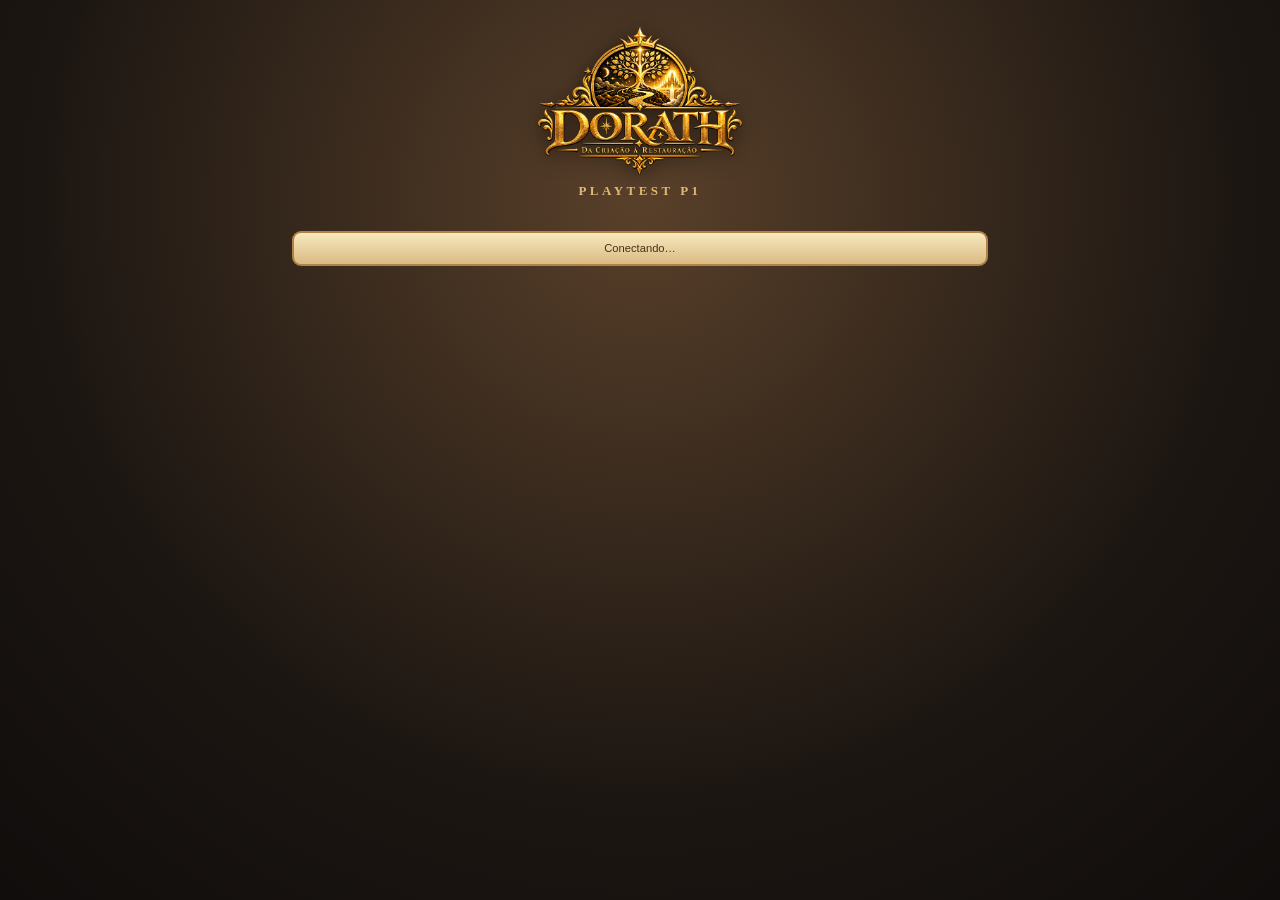
<file: sites/index.html>
<!doctype html><html lang="pt-BR"><meta charset="utf-8"><meta name="viewport" content="width=device-width,initial-scale=1"><title>Dorath · Período 1</title><meta http-equiv="refresh" content="0;url=multiplayer.html"><a href="multiplayer.html">Abrir playtest</a></html>
</file>
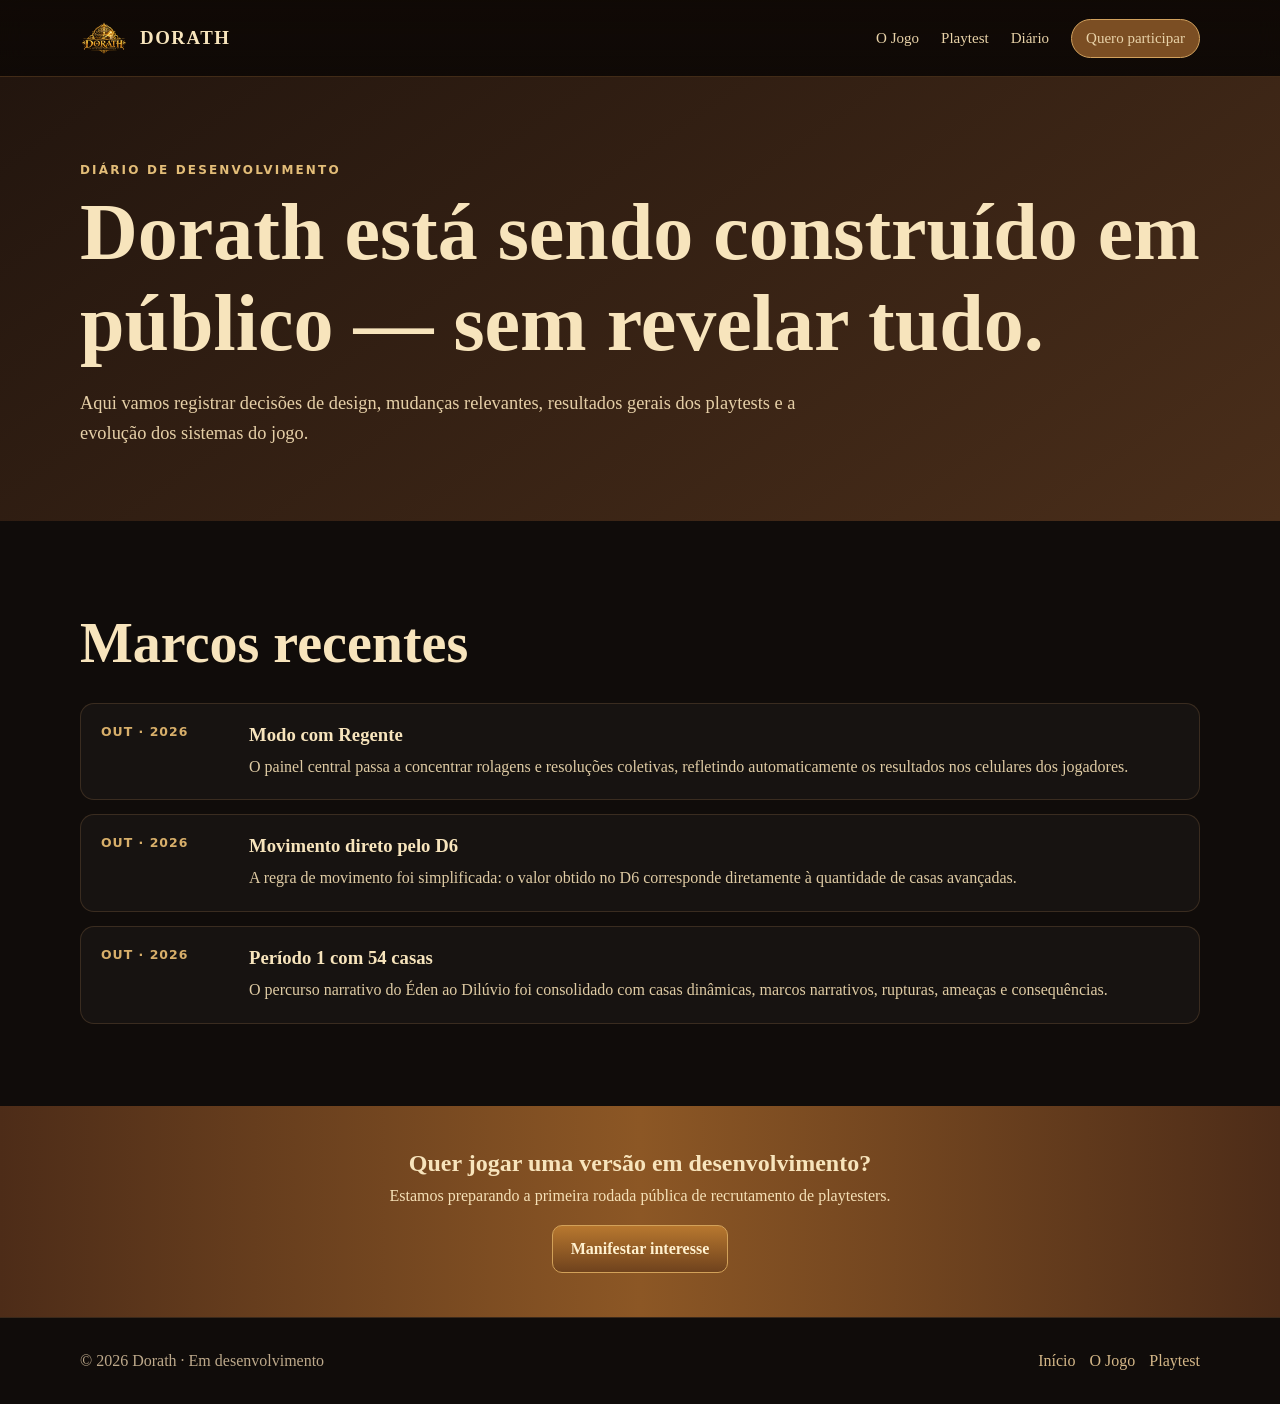
<file: official-site/diario.html>
<!doctype html><html lang="pt-BR"><head><meta charset="utf-8"><meta name="viewport" content="width=device-width,initial-scale=1"><title>Diário de Desenvolvimento — Dorath</title><meta name="description" content="Acompanhe a evolução do Dorath, decisões de design, playtests e desenvolvimento do Período 1."><link rel="stylesheet" href="styles.css"></head><body>
<header class="site-header"><div class="wrap nav"><a class="brand" href="index.html"><img src="../sites/assets/ui/logotipo%20dorath.png" alt="Dorath"><span>Dorath</span></a><button class="menu">Menu</button><nav class="nav-links"><a href="o-jogo.html">O Jogo</a><a href="playtest.html">Playtest</a><a href="diario.html">Diário</a><a class="cta" href="playtest.html">Quero participar</a></nav></div></header>
<main><section class="page-hero"><div class="wrap"><div class="eyebrow">Diário de desenvolvimento</div><h1>Dorath está sendo construído em público — sem revelar tudo.</h1><p>Aqui vamos registrar decisões de design, mudanças relevantes, resultados gerais dos playtests e a evolução dos sistemas do jogo.</p></div></section>
<section class="section"><div class="wrap"><h2>Marcos recentes</h2><div class="timeline"><article class="entry"><time>OUT · 2026</time><div><h3>Modo com Regente</h3><p>O painel central passa a concentrar rolagens e resoluções coletivas, refletindo automaticamente os resultados nos celulares dos jogadores.</p></div></article><article class="entry"><time>OUT · 2026</time><div><h3>Movimento direto pelo D6</h3><p>A regra de movimento foi simplificada: o valor obtido no D6 corresponde diretamente à quantidade de casas avançadas.</p></div></article><article class="entry"><time>OUT · 2026</time><div><h3>Período 1 com 54 casas</h3><p>O percurso narrativo do Éden ao Dilúvio foi consolidado com casas dinâmicas, marcos narrativos, rupturas, ameaças e consequências.</p></div></article></div></div></section>
<section class="band"><div class="wrap"><h2>Quer jogar uma versão em desenvolvimento?</h2><p>Estamos preparando a primeira rodada pública de recrutamento de playtesters.</p><a class="btn primary" href="playtest.html">Manifestar interesse</a></div></section></main>
<footer><div class="wrap footer-grid"><span>© <span data-year></span> Dorath · Em desenvolvimento</span><div><a href="index.html">Início</a><a href="o-jogo.html">O Jogo</a><a href="playtest.html">Playtest</a></div></div></footer><script src="site.js"></script></body></html>
</file>
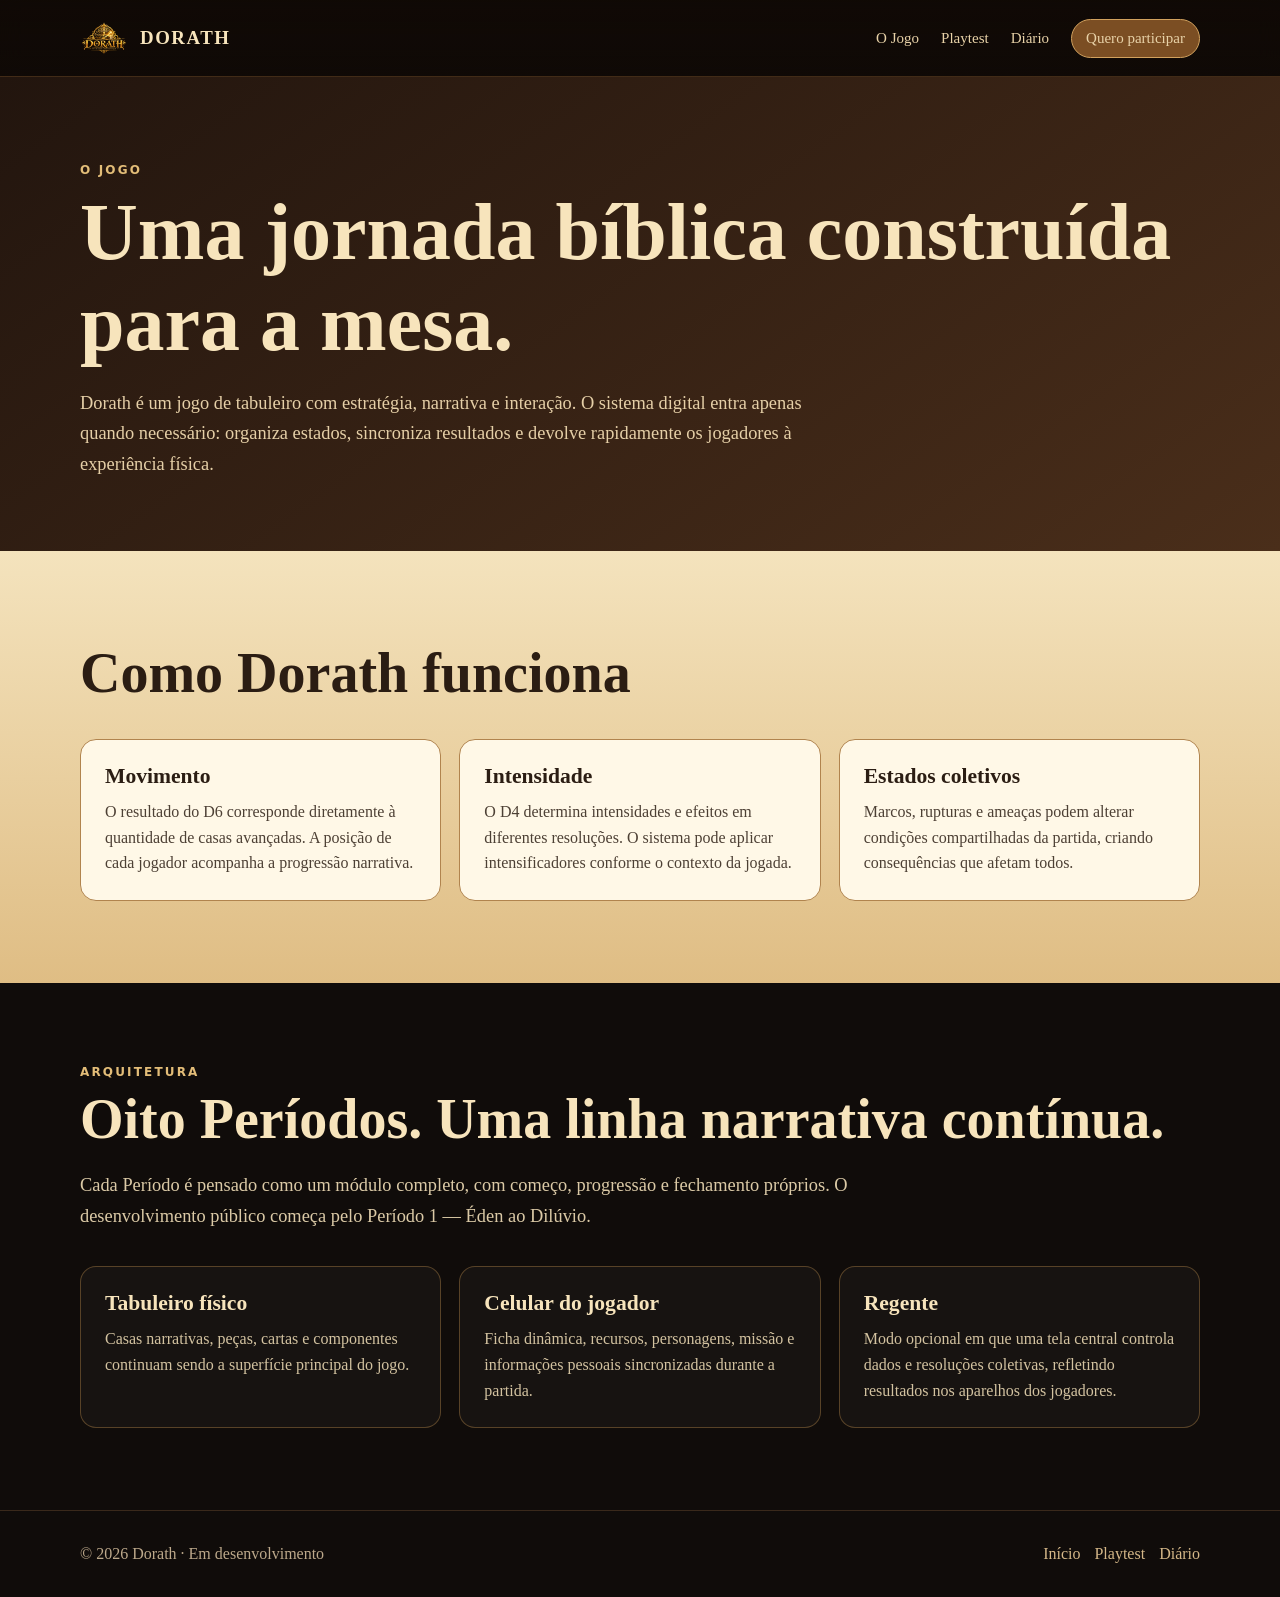
<file: official-site/o-jogo.html>
<!doctype html><html lang="pt-BR"><head><meta charset="utf-8"><meta name="viewport" content="width=device-width,initial-scale=1"><title>O Jogo — Dorath</title><meta name="description" content="Entenda a proposta de Dorath, sua estrutura em Períodos, tabuleiro físico, personagens, ameaças e apoio digital."><link rel="stylesheet" href="styles.css"></head><body>
<header class="site-header"><div class="wrap nav"><a class="brand" href="index.html"><img src="../sites/assets/ui/logotipo%20dorath.png" alt="Dorath"><span>Dorath</span></a><button class="menu">Menu</button><nav class="nav-links"><a href="o-jogo.html">O Jogo</a><a href="playtest.html">Playtest</a><a href="diario.html">Diário</a><a class="cta" href="playtest.html">Quero participar</a></nav></div></header>
<main><section class="page-hero"><div class="wrap"><div class="eyebrow">O Jogo</div><h1>Uma jornada bíblica construída para a mesa.</h1><p>Dorath é um jogo de tabuleiro com estratégia, narrativa e interação. O sistema digital entra apenas quando necessário: organiza estados, sincroniza resultados e devolve rapidamente os jogadores à experiência física.</p></div></section>
<section class="section light"><div class="wrap"><h2>Como Dorath funciona</h2><div class="grid-3"><article class="panel"><h3>Movimento</h3><p>O resultado do D6 corresponde diretamente à quantidade de casas avançadas. A posição de cada jogador acompanha a progressão narrativa.</p></article><article class="panel"><h3>Intensidade</h3><p>O D4 determina intensidades e efeitos em diferentes resoluções. O sistema pode aplicar intensificadores conforme o contexto da jogada.</p></article><article class="panel"><h3>Estados coletivos</h3><p>Marcos, rupturas e ameaças podem alterar condições compartilhadas da partida, criando consequências que afetam todos.</p></article></div></div></section>
<section class="section"><div class="wrap"><div class="eyebrow">Arquitetura</div><h2>Oito Períodos. Uma linha narrativa contínua.</h2><p class="lead">Cada Período é pensado como um módulo completo, com começo, progressão e fechamento próprios. O desenvolvimento público começa pelo Período 1 — Éden ao Dilúvio.</p><div class="grid-3"><article class="panel"><h3>Tabuleiro físico</h3><p>Casas narrativas, peças, cartas e componentes continuam sendo a superfície principal do jogo.</p></article><article class="panel"><h3>Celular do jogador</h3><p>Ficha dinâmica, recursos, personagens, missão e informações pessoais sincronizadas durante a partida.</p></article><article class="panel"><h3>Regente</h3><p>Modo opcional em que uma tela central controla dados e resoluções coletivas, refletindo resultados nos aparelhos dos jogadores.</p></article></div></div></section></main>
<footer><div class="wrap footer-grid"><span>© <span data-year></span> Dorath · Em desenvolvimento</span><div><a href="index.html">Início</a><a href="playtest.html">Playtest</a><a href="diario.html">Diário</a></div></div></footer><script src="site.js"></script></body></html>
</file>
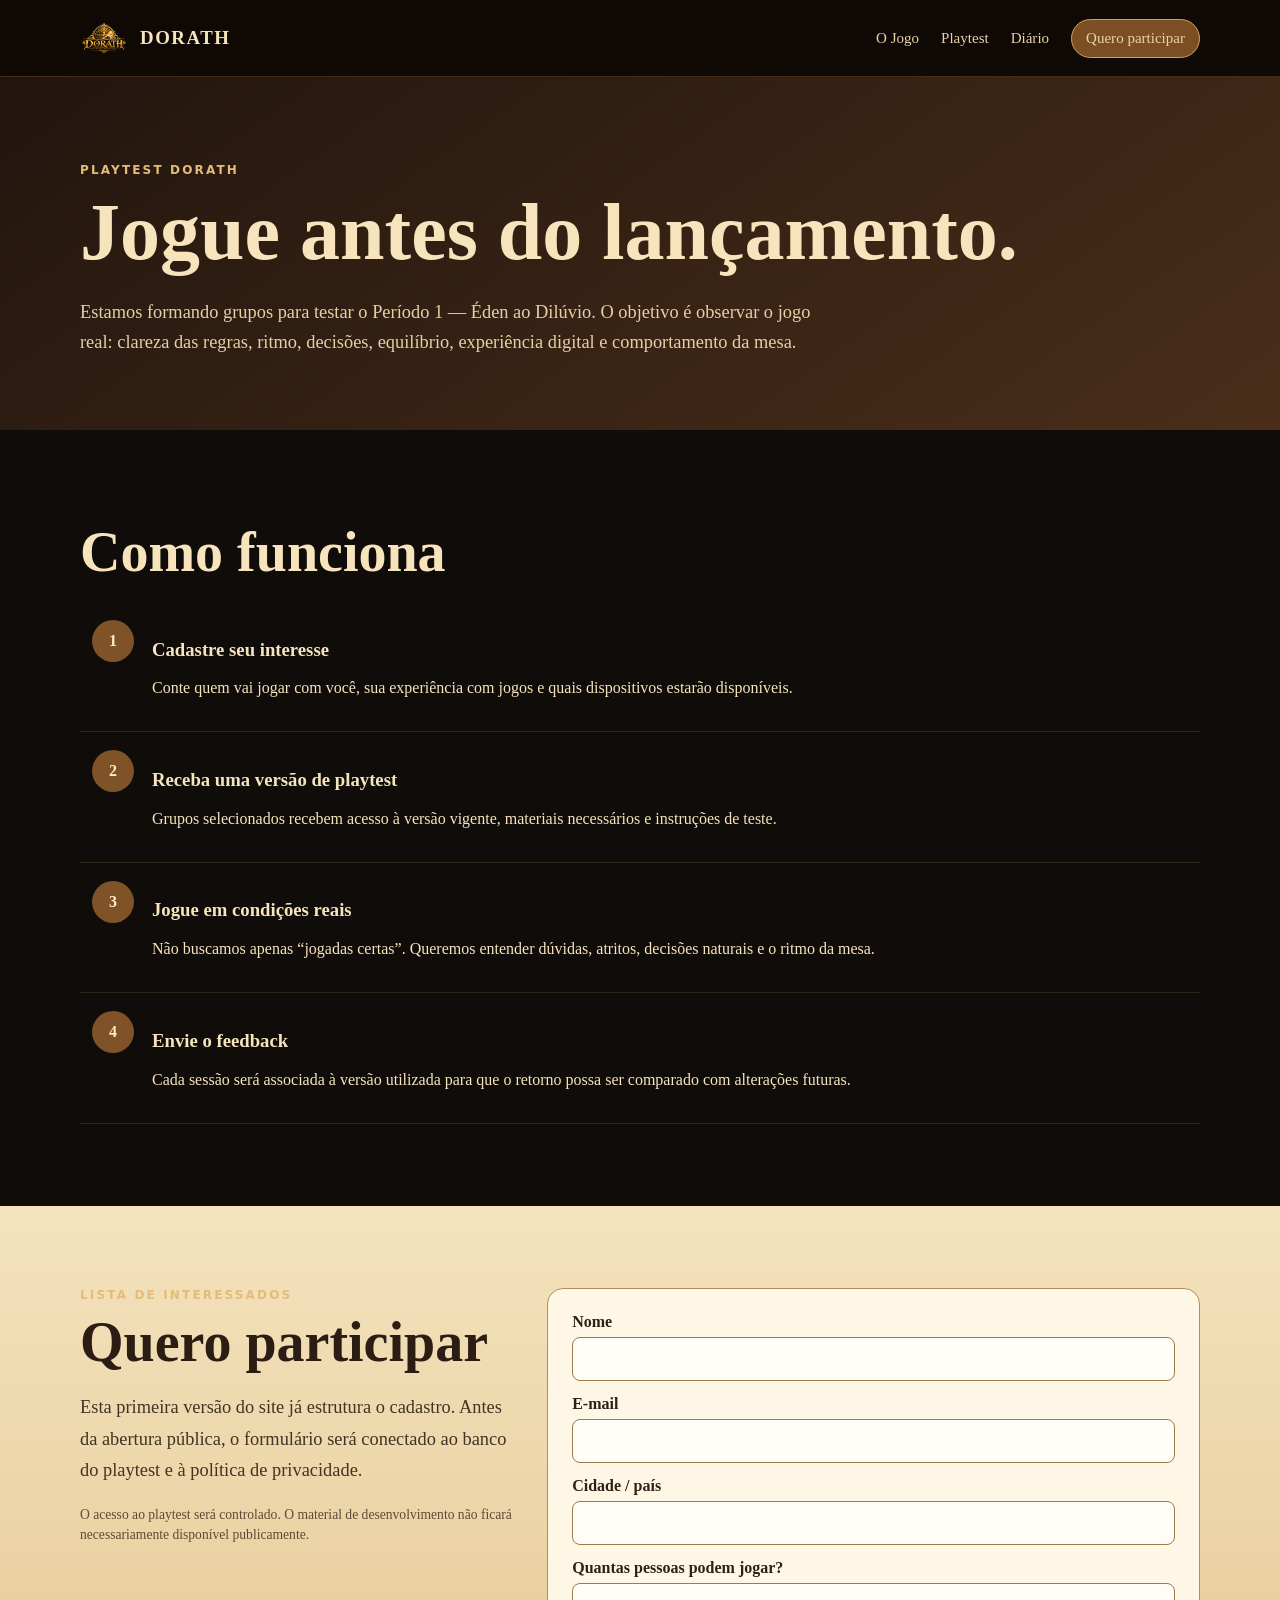
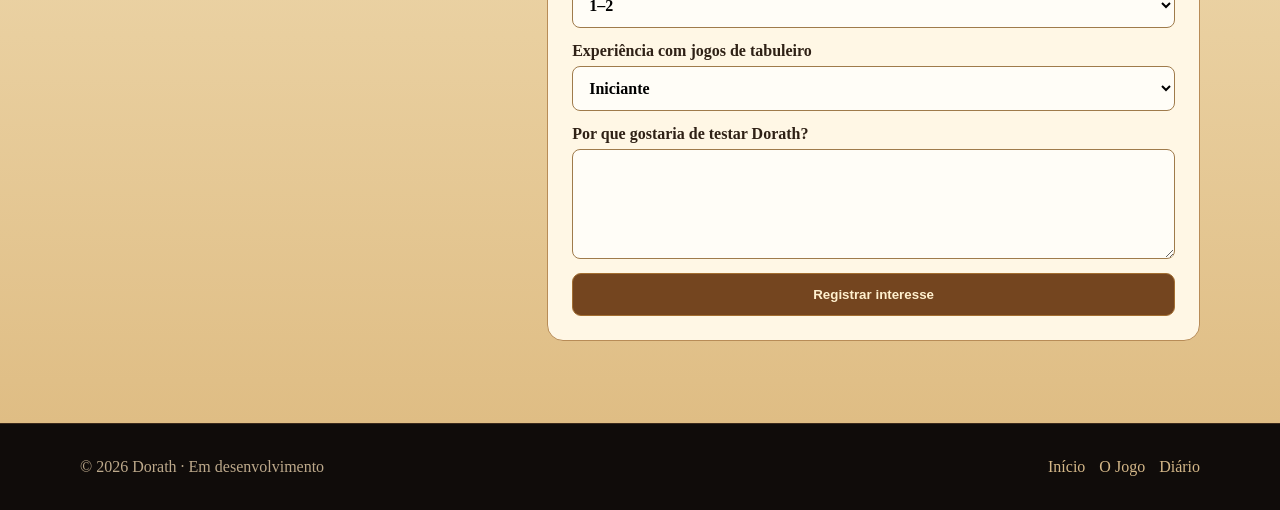
<file: official-site/playtest.html>
<!doctype html><html lang="pt-BR"><head><meta charset="utf-8"><meta name="viewport" content="width=device-width,initial-scale=1"><title>Playtest — Dorath</title><meta name="description" content="Candidate-se para testar Dorath antes do lançamento e ajudar a avaliar regras, ritmo, dificuldade e experiência do Período 1."><link rel="stylesheet" href="styles.css"></head><body>
<header class="site-header"><div class="wrap nav"><a class="brand" href="index.html"><img src="../sites/assets/ui/logotipo%20dorath.png" alt="Dorath"><span>Dorath</span></a><button class="menu">Menu</button><nav class="nav-links"><a href="o-jogo.html">O Jogo</a><a href="playtest.html">Playtest</a><a href="diario.html">Diário</a><a class="cta" href="#inscricao">Quero participar</a></nav></div></header>
<main><section class="page-hero"><div class="wrap"><div class="eyebrow">Playtest Dorath</div><h1>Jogue antes do lançamento.</h1><p>Estamos formando grupos para testar o Período 1 — Éden ao Dilúvio. O objetivo é observar o jogo real: clareza das regras, ritmo, decisões, equilíbrio, experiência digital e comportamento da mesa.</p></div></section>
<section class="section"><div class="wrap"><h2>Como funciona</h2><div class="steps"><div class="step"><h3>Cadastre seu interesse</h3><p>Conte quem vai jogar com você, sua experiência com jogos e quais dispositivos estarão disponíveis.</p></div><div class="step"><h3>Receba uma versão de playtest</h3><p>Grupos selecionados recebem acesso à versão vigente, materiais necessários e instruções de teste.</p></div><div class="step"><h3>Jogue em condições reais</h3><p>Não buscamos apenas “jogadas certas”. Queremos entender dúvidas, atritos, decisões naturais e o ritmo da mesa.</p></div><div class="step"><h3>Envie o feedback</h3><p>Cada sessão será associada à versão utilizada para que o retorno possa ser comparado com alterações futuras.</p></div></div></div></section>
<section class="section light" id="inscricao"><div class="wrap form-shell"><div><div class="eyebrow">Lista de interessados</div><h2>Quero participar</h2><p class="lead">Esta primeira versão do site já estrutura o cadastro. Antes da abertura pública, o formulário será conectado ao banco do playtest e à política de privacidade.</p><p class="note">O acesso ao playtest será controlado. O material de desenvolvimento não ficará necessariamente disponível publicamente.</p></div><form class="form-card" data-playtest-form><label>Nome<input name="nome" required></label><label>E-mail<input type="email" name="email" required></label><label>Cidade / país<input name="local"></label><label>Quantas pessoas podem jogar?<select name="grupo"><option>1–2</option><option>3–4</option><option>5–6</option><option>7–8</option></select></label><label>Experiência com jogos de tabuleiro<select name="experiencia"><option>Iniciante</option><option>Intermediária</option><option>Frequente</option><option>Entusiasta / hobby gamer</option></select></label><label>Por que gostaria de testar Dorath?<textarea name="motivo"></textarea></label><button type="submit">Registrar interesse</button><p class="note" data-status hidden></p></form></div></section></main>
<footer><div class="wrap footer-grid"><span>© <span data-year></span> Dorath · Em desenvolvimento</span><div><a href="index.html">Início</a><a href="o-jogo.html">O Jogo</a><a href="diario.html">Diário</a></div></div></footer><script src="site.js"></script></body></html>
</file>
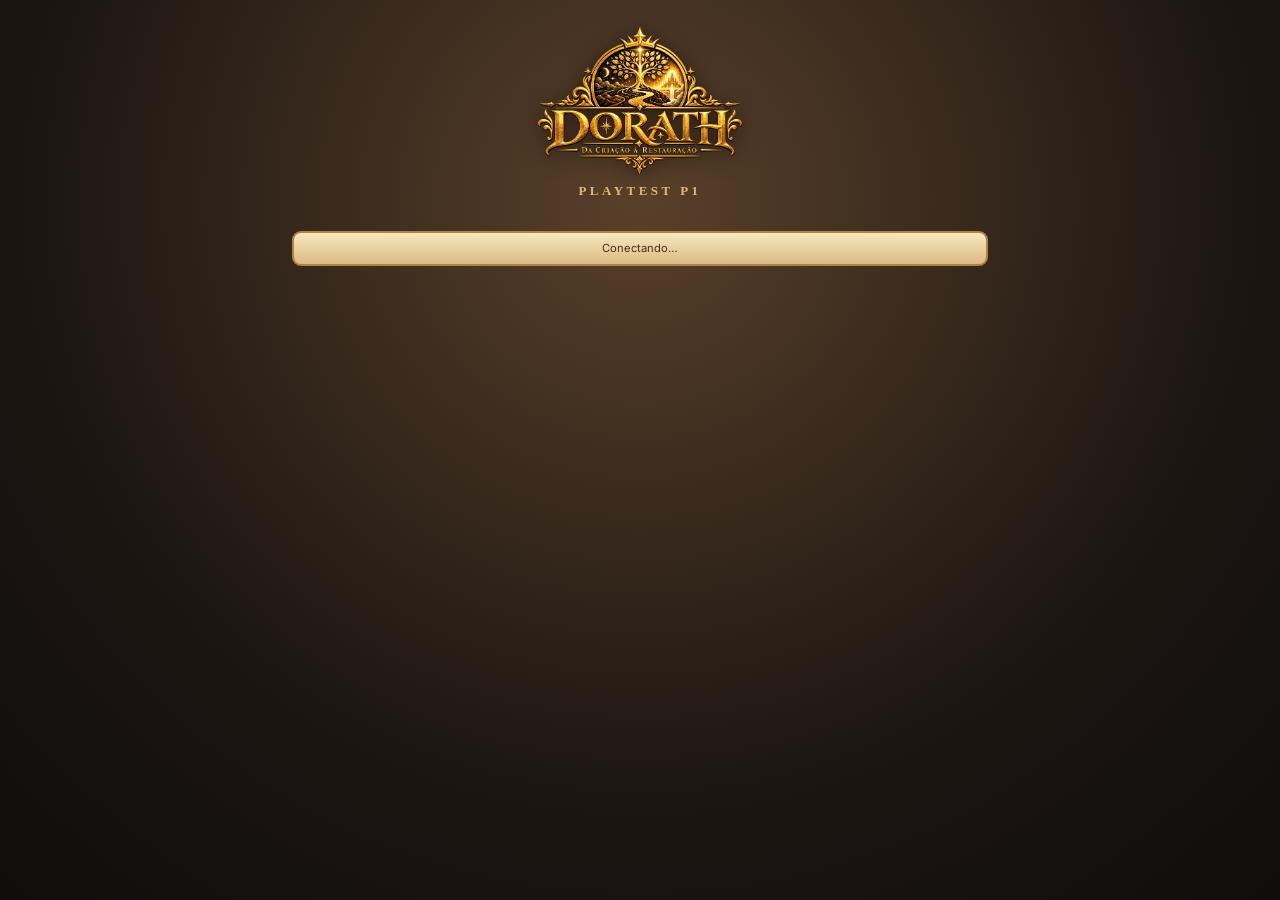
<file: sites/multiplayer.html>
<!doctype html><html lang="pt-BR"><head><meta charset="utf-8"><meta name="viewport" content="width=device-width,initial-scale=1"><meta name="dorath-build" content="p1-v4-unificado-20261017"><title>Dorath · Playtest multiplayer</title><link rel="manifest" href="app.webmanifest"><meta name="theme-color" content="#1f130d"><meta name="apple-mobile-web-app-capable" content="yes"><meta name="apple-mobile-web-app-status-bar-style" content="black-translucent"><meta name="apple-mobile-web-app-title" content="Dorath"><link rel="icon" href="assets/icons/dorath-icon.svg" type="image/svg+xml"><link rel="apple-touch-icon" href="assets/ui/logotipo%20dorath.png"><link rel="preconnect" href="https://fonts.googleapis.com"><link rel="preconnect" href="https://fonts.gstatic.com" crossorigin><link href="https://fonts.googleapis.com/css2?family=Cinzel+Decorative:wght@400;700&family=Cormorant+Garamond:wght@500;600;700&family=Inter:wght@400;500;600;700&display=swap" rel="stylesheet"><link rel="stylesheet" href="dorath-v4.css?v=mission-d6-d4-context-20261031"><link rel="stylesheet" href="dorath-v4-player-template.css?v=mobile-base-20261026"><link rel="stylesheet" href="dorath-rules.css?v=inline-pdf-20261025"></head><body><main class="mp-shell"><header class="topbar"><div><h1 class="dv4-brand"><img src="assets/ui/logotipo%20dorath.png" alt="Dorath" class="dv4-brand-logo"></h1><p class="dv4-playtest">PLAYTEST P1</p><p class="muted mini">D6, D4 e D8 físicos ou digitais · 54 casas oficiais · posição sincronizada pelo app</p></div></header><section id="dv4nativeAudio" class="mp-card" style="margin:8px 0" hidden><strong>🔊 Paisagem sonora — Zona 1</strong> <button id="audioToggle" type="button">Ativar experiência sonora</button> <label>Volume <input id="audioVolume" type="range" min="0" max="100" value="50" style="width:120px;vertical-align:middle"></label> <label><input id="audioAmbient" type="checkbox" checked> Ambiente</label> <label><input id="audioEffects" type="checkbox" checked> Efeitos</label> <small id="audioStatus" role="status">Desativado</small></section><div id="status" class="mp-status">Conectando…</div><section id="account" class="mp-join mp-card" hidden><h2>Acessar conta</h2><form id="accountForm"><input type="hidden" id="accountMode" value="login"><label>E-mail<input id="email" type="email" autocomplete="email" required></label><label>Senha<input id="password" type="password" minlength="6" autocomplete="current-password" required></label><div class="dv4-account-actions"><button id="accountSubmit" class="primary" type="submit">Entrar</button><button id="accountCreate" class="secondary" type="button">Criar conta</button></div></form><p class="muted mini">Ao criar uma conta, confirme seu e-mail antes de entrar, se solicitado.</p></section><div id="game" hidden><p id="dv4accountInfo" class="muted mini" hidden>Conectado como <span id="accountEmail"></span> · <button id="signout" type="button">Desconectar da partida</button></p><section id="login" class="mp-join mp-card" hidden><h2>Criar ou entrar</h2><label>Seu nome<input id="name" maxlength="40" placeholder="Nome do jogador"></label><label>Equipe opcional<input id="team" maxlength="30" placeholder="Nome da equipe"></label><div class="dv4-mode-choices"><button id="createSolo" type="button" class="primary">Jogar sozinho</button><button id="create" type="button" class="secondary">Criar aventura em grupo</button></div><hr><label>Código da sala ou da Partida-mestre<input id="code" maxlength="8" placeholder="ABC123"></label><button id="join" class="secondary">Entrar na partida</button><label class="dv4-regent-player-toggle"><input id="regentPlayerMode" type="checkbox"> Usar interface de Jogador com Regente</label><a class="dv4-regent-launch" href="regente.html">Abrir interface do Regente no tablet</a><p class="muted mini">Cada celular guarda uma sessão própria; não compartilhe o link/token do seu aparelho.</p></section><section id="board" hidden><div class="dv4-player-mode-toolbar"><button id="togglePlayerRegentMode" type="button">Usar modo Jogador com Regente</button></div><div id="summary"></div><section id="activeCards" class="dv4-active-cards" hidden></section><div class="mp-grid"><div id="rooms" class="mp-card"></div><div id="player" class="mp-card mp-private"></div><div id="movement" class="mp-card"></div><div id="world" class="mp-card"></div><div id="missions" class="mp-card mp-private"></div><div id="threats" class="mp-card"></div><div id="trades" class="mp-card mp-private"></div><div id="history" class="mp-card"></div></div></section></div></main><script type="module" src="multiplayer.js?v=mission-intensifier-d4-20261031"></script><script src="dorath-player-card.js" defer></script><script src="dorath-v4.js?v=share-nav-20261031" defer></script><script src="background-removal.js" defer></script><script src="dorath-photo.js" defer></script><dialog id="shareMenuDialog" class="dv4-share-menu"><button id="shareMenuClose" type="button" aria-label="Fechar compartilhamento">×</button><section id="sharePanel" class="dv4-share-panel" hidden><div><small>PARTIDA-MESTRE</small><strong id="shareCode">—</strong></div><div class="dv4-share-actions"><button id="shareGame" type="button">Compartilhar partida</button><button id="copyGameLink" type="button">Copiar link</button><button id="showGameQr" type="button">Mostrar QR</button></div><small id="shareFeedback" role="status"></small></section></dialog><dialog id="shareQrDialog" class="dv4-share-qr"><button id="shareQrClose" type="button" aria-label="Fechar QR">×</button><h2>Entrar na partida</h2><img id="shareQrImage" alt="QR Code para entrar na partida"><strong id="shareQrCode"></strong><p>Abra a câmera do celular e aponte para o QR.</p></dialog><dialog id="activeCardModal" class="dv4-active-modal"><button id="activeCardModalClose" type="button" aria-label="Fechar carta">×</button><h2 id="activeCardModalTitle"></h2><img id="activeCardModalImage" alt=""></dialog><script src="dorath-rules.js?v=inline-pdf-20261025" defer></script><script src="pwa.js" defer></script></body></html>
</file>
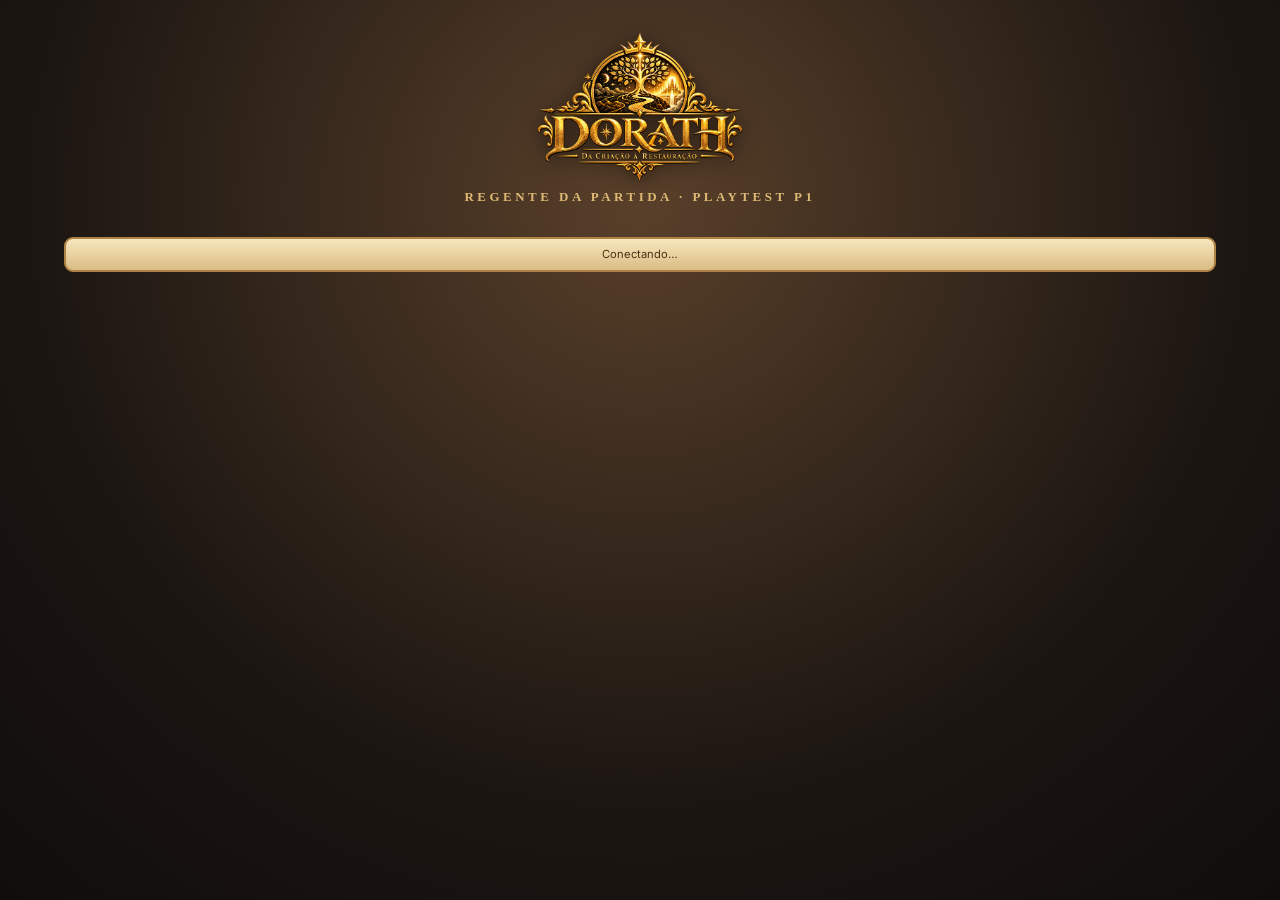
<file: sites/regente.html>
<!doctype html>
<html lang="pt-BR">
<head>
<meta charset="utf-8">
<meta name="viewport" content="width=device-width,initial-scale=1">
<meta name="dorath-build" content="regente-v1-20261031">
<title>Dorath · Regente da Partida</title><link rel="manifest" href="app.webmanifest"><meta name="theme-color" content="#1f130d"><meta name="apple-mobile-web-app-capable" content="yes"><meta name="apple-mobile-web-app-status-bar-style" content="black-translucent"><meta name="apple-mobile-web-app-title" content="Dorath"><link rel="icon" href="assets/icons/dorath-icon.svg" type="image/svg+xml"><link rel="apple-touch-icon" href="assets/ui/logotipo%20dorath.png">
<link rel="preconnect" href="https://fonts.googleapis.com">
<link rel="preconnect" href="https://fonts.gstatic.com" crossorigin>
<link href="https://fonts.googleapis.com/css2?family=Cinzel+Decorative:wght@400;700&family=Cormorant+Garamond:wght@500;600;700&family=Inter:wght@400;500;600;700&display=swap" rel="stylesheet">
<link rel="stylesheet" href="dorath-v4.css?v=dice-20261031-2">
</head>
<body class="dv4-regent-body">
<main class="dv4-regent-shell">
<header class="topbar">
  <div>
    <h1 class="dv4-brand"><img src="assets/ui/logotipo%20dorath.png" alt="Dorath" class="dv4-brand-logo"></h1>
    <p class="dv4-playtest">REGENTE DA PARTIDA · PLAYTEST P1</p>
    <p class="muted mini">Painel coletivo opcional. Não ocupa vaga de jogador.</p>
  </div>
</header>

<div id="status" class="mp-status">Conectando…</div>

<section id="account" class="dv4-regent-login" hidden>
  <h2>Acessar conta</h2>
  <form id="accountForm">
    <label>E-mail<input id="email" type="email" autocomplete="email" required></label>
    <label>Senha<input id="password" type="password" minlength="6" autocomplete="current-password" required></label>
    <div class="dv4-regent-actions">
      <button id="accountSubmit" class="primary" type="submit">Entrar</button>
      <a class="dv4-regent-launch" href="multiplayer.html">Voltar ao app dos jogadores</a>
    </div>
  </form>
</section>

<section id="joinPanel" class="dv4-regent-login" hidden>
  <span class="dv4-regent-badge">MODO REGENTE</span>
  <h2>Assumir a mesa</h2>
  <label>Nome do Regente<input id="regentName" maxlength="40" value="Regente"></label>
  <label>Código da Partida-mestre ou sala<input id="code" maxlength="8" placeholder="ABC123"></label>
  <div class="dv4-regent-actions">
    <button id="joinRegent" class="primary" type="button">Entrar como Regente</button>
    <button id="resumeRegent" class="secondary" type="button" hidden>Retomar sessão deste tablet</button>
  </div>
  <p class="muted mini">O Regente não recebe recursos, Missões ou Personagens e não entra na ordem de turnos.</p>
</section>

<section id="board" hidden>
  <section id="audioPanel" class="dv4-regent-summary">
    <div class="dv4-regent-audio">
      <strong>🔊 Áudio coletivo</strong>
      <button id="audioToggle" type="button">Ativar experiência sonora</button>
      <label>Volume <input id="audioVolume" type="range" min="0" max="100" value="50"></label>
      <label><input id="audioAmbient" type="checkbox" checked> Ambiente</label>
      <label><input id="audioEffects" type="checkbox" checked> Efeitos</label>
      <small id="audioStatus">Desativado</small>
    </div>
  </section>

  <section id="regentSharePanel" class="dv4-regent-summary dv4-share-panel" hidden>
  <div><small>CONVIDAR JOGADORES</small><strong id="regentShareCode">—</strong></div>
  <div class="dv4-share-actions">
    <button id="regentShareGame" type="button">Compartilhar partida</button>
    <button id="regentCopyGameLink" type="button">Copiar link</button>
    <button id="regentShowGameQr" type="button">Mostrar QR</button>
  </div>
  <small id="regentShareFeedback" role="status"></small>
</section>
<section id="summary" class="dv4-regent-summary"></section>

  <div class="dv4-regent-grid">
    <section class="dv4-regent-wide">
      <h3>Jogadores e posições</h3>
      <div id="players" class="dv4-regent-players"></div>
    </section>

    <section class="dv4-regent-wide">
      <h3>Cartas ativas da mesa</h3>
      <div id="activeCards" class="dv4-regent-cards"></div>
    </section>

    <section>
      <h3>Condução coletiva</h3>
      <div id="collective" class="dv4-regent-controls"></div>
    </section>

    <section>
      <h3>Ameaças</h3>
      <div id="threats" class="dv4-regent-controls"></div>
    </section>

    <section class="dv4-regent-wide">
      <h3>Histórico coletivo</h3>
      <ul id="history" class="dv4-regent-history"></ul>
    </section>
  </div>

  <div class="dv4-regent-actions" style="margin-top:14px">
    <button id="leaveRegent" type="button">Sair desta mesa</button>
    <a class="dv4-regent-launch" href="multiplayer.html">Abrir app dos jogadores</a>
  </div>
</section>
</main>

<dialog id="regentShareQrDialog" class="dv4-share-qr"><button id="regentShareQrClose" type="button" aria-label="Fechar QR">×</button><h2>Entrar na partida</h2><img id="regentShareQrImage" alt="QR Code para entrar na partida"><strong id="regentShareQrCode"></strong><p>Os jogadores apontam a câmera do celular para este QR.</p></dialog><dialog id="activeCardModal" class="dv4-active-modal">
  <button id="activeCardModalClose" type="button" aria-label="Fechar carta">×</button>
  <h2 id="activeCardModalTitle"></h2>
  <img id="activeCardModalImage" alt="">
</dialog>

<script type="module" src="regente.js?v=share-20261031"></script>
<script src="pwa.js" defer></script></body>
</html>
</file>
<file: official-site/styles.css>
:root{
  --ink:#24170f;--paper:#f4e3bd;--paper2:#d9b777;--gold:#c58a38;--gold2:#e0b76d;
  --wine:#4a2117;--deep:#130e0b;--cream:#fff5dc;--muted:#8b7458;
}
*{box-sizing:border-box}html{scroll-behavior:smooth}body{margin:0;background:#100c0a;color:#f7e4bc;font-family:Georgia,"Times New Roman",serif}
a{color:inherit}.wrap{width:min(1120px,calc(100% - 32px));margin:auto}
.site-header{position:sticky;top:0;z-index:50;background:#120d0bcf;backdrop-filter:blur(12px);border-bottom:1px solid #a7723c55}
.nav{min-height:76px;display:flex;align-items:center;gap:28px}.brand{display:flex;align-items:center;gap:12px;text-decoration:none}.brand img{width:48px;height:48px;object-fit:contain}.brand span{font:700 1.18rem/1 Georgia,serif;letter-spacing:.08em;text-transform:uppercase}.nav-links{margin-left:auto;display:flex;gap:22px;align-items:center}.nav-links a{text-decoration:none;color:#e8d2a8;font-size:.94rem}.nav-links .cta{padding:10px 14px;border:1px solid #d1a15e;border-radius:999px;background:#7b4e23}
.menu{display:none;margin-left:auto;background:none;border:1px solid #997044;color:#f1d6a1;border-radius:8px;padding:8px 10px}
.hero{position:relative;overflow:hidden;padding:110px 0 90px;background:radial-gradient(circle at 75% 25%,#6a482a 0,#2a1b12 38%,#100c0a 72%)}
.hero:after{content:"";position:absolute;inset:auto -10% -180px 30%;height:420px;border-radius:50%;background:#c58a3814;filter:blur(30px)}
.eyebrow{font:800 .75rem/1.2 system-ui,sans-serif;letter-spacing:.18em;text-transform:uppercase;color:#e3bd78}
.hero-grid{display:grid;grid-template-columns:1.1fr .9fr;gap:58px;align-items:center}.hero h1{font-size:clamp(2.7rem,7vw,5.8rem);line-height:.95;margin:16px 0 22px;max-width:800px}.hero p{font-size:clamp(1.05rem,2vw,1.3rem);line-height:1.6;color:#e6d1aa;max-width:700px}.actions{display:flex;gap:12px;flex-wrap:wrap;margin-top:30px}.btn{display:inline-flex;align-items:center;justify-content:center;min-height:48px;padding:12px 18px;border-radius:10px;border:1px solid #d2a159;text-decoration:none;font-weight:700}.btn.primary{background:linear-gradient(#b8782f,#6f421d);color:#fff1cf}.btn.secondary{background:#ffffff0a;color:#f0d7aa}
.hero-art{position:relative;min-height:470px}.card-stack{position:absolute;inset:20px 25px;display:grid;place-items:center}.card-stack img{position:absolute;width:min(270px,64vw);border-radius:14px;box-shadow:0 24px 60px #000b;border:1px solid #d3a45d66}.card-stack img:nth-child(1){transform:rotate(-8deg) translate(-42px,12px);opacity:.86}.card-stack img:nth-child(2){transform:rotate(7deg) translate(48px,-8px);opacity:.93}.card-stack img:nth-child(3){transform:translateY(-20px)}
.section{padding:82px 0}.section.light{background:linear-gradient(180deg,#f4e3bd,#dfbd84);color:#2b1d13}.section h2{font-size:clamp(2rem,5vw,3.5rem);margin:8px 0 18px}.lead{font-size:1.15rem;line-height:1.7;max-width:820px;color:inherit;opacity:.88}
.grid-3{display:grid;grid-template-columns:repeat(3,1fr);gap:18px;margin-top:34px}.panel{padding:24px;border:1px solid #b98a4a66;border-radius:16px;background:#ffffff08}.light .panel{background:#fff8e7;border-color:#b1844e}.panel h3{margin:0 0 10px;font-size:1.35rem}.panel p{margin:0;line-height:1.6;opacity:.84}
.period{display:grid;grid-template-columns:.85fr 1.15fr;gap:42px;align-items:center}.period-card{background:#1d130f;border:1px solid #c18c47;border-radius:18px;padding:28px;box-shadow:0 18px 50px #0008}.period-card strong{display:block;font-size:3.5rem;color:#d5a65e}.period-card small{font:700 .78rem system-ui,sans-serif;letter-spacing:.15em;color:#bfa47c}.facts{display:grid;grid-template-columns:repeat(2,1fr);gap:10px;margin-top:20px}.fact{padding:13px;border-radius:10px;background:#ffffff09}.fact b{display:block;color:#e8c386}
.band{padding:44px 0;background:linear-gradient(90deg,#4d2c18,#8c5725,#4d2c18);text-align:center}.band h2{margin:0 0 10px}.band p{margin:0 auto 20px;max-width:700px;color:#f5e0b6}
.page-hero{padding:86px 0 54px;background:linear-gradient(145deg,#22150e,#4a2e1a)}.page-hero h1{font-size:clamp(2.5rem,7vw,5rem);margin:10px 0}.page-hero p{max-width:760px;font-size:1.15rem;line-height:1.65;color:#e5cfa7}
.steps{counter-reset:steps}.step{position:relative;padding:18px 18px 18px 72px;border-bottom:1px solid #8c6b4240}.step:before{counter-increment:steps;content:counter(steps);position:absolute;left:12px;top:18px;width:42px;height:42px;display:grid;place-items:center;border-radius:50%;background:#7f5228;color:#ffedc5;font-weight:800}
.form-shell{display:grid;grid-template-columns:.8fr 1.2fr;gap:32px}.form-card{padding:24px;border-radius:16px;background:#fff7e5;color:#2f2116;border:1px solid #b88c57}.form-card label{display:grid;gap:6px;margin:0 0 14px;font-weight:700}.form-card input,.form-card select,.form-card textarea{width:100%;padding:12px;border:1px solid #9f7b4b;border-radius:8px;background:#fffdf7;font:inherit}.form-card textarea{min-height:110px}.form-card button{width:100%;padding:13px;border:1px solid #a36e31;border-radius:9px;background:#74451f;color:#fff0ce;font-weight:800}.note{font-size:.85rem;line-height:1.5;opacity:.75}
.timeline{display:grid;gap:14px;margin-top:28px}.entry{display:grid;grid-template-columns:130px 1fr;gap:18px;padding:20px;border-radius:14px;background:#ffffff08;border:1px solid #9b734844}.entry time{font:800 .78rem system-ui,sans-serif;letter-spacing:.08em;color:#d8af6a}.entry h3{margin:0 0 8px}.entry p{margin:0;line-height:1.6;color:#dfcba4}
footer{padding:34px 0;border-top:1px solid #8d643d55;color:#bda98b}.footer-grid{display:flex;justify-content:space-between;gap:20px;flex-wrap:wrap}.footer-grid a{color:#d4b788;text-decoration:none;margin-left:14px}
@media(max-width:820px){.nav-links{display:none;position:absolute;top:76px;left:0;right:0;padding:18px 16px;background:#17100e;border-bottom:1px solid #7e5937;flex-direction:column;align-items:stretch}.nav-links.open{display:flex}.menu{display:block}.hero{padding:76px 0 54px}.hero-grid,.period,.form-shell{grid-template-columns:1fr}.hero-art{min-height:360px}.grid-3{grid-template-columns:1fr}.entry{grid-template-columns:1fr}.facts{grid-template-columns:1fr 1fr}}
@media(max-width:480px){.wrap{width:min(100% - 22px,1120px)}.hero-art{min-height:320px}.card-stack img{width:210px}.facts{grid-template-columns:1fr}.section{padding:60px 0}}

/* Dorath Hero V2 — mockup-contract layer */
.hero-v2{min-height:720px;padding:92px 0 88px;background:
radial-gradient(circle at 76% 18%,#9d67353d 0 10%,transparent 34%),
linear-gradient(112deg,#0d0907 0%,#1a100b 42%,#2c1a10 70%,#120c09 100%);
border-bottom:1px solid #b9833f55}
.hero-v2:before{content:"";position:absolute;inset:0;background:
linear-gradient(90deg,#0008 0 34%,transparent 56%),
radial-gradient(circle at 80% 34%,#ffb04b22,transparent 34%);
pointer-events:none}
.hero-frame{position:absolute;inset:14px;border:1px solid #ba813f88;border-radius:18px;pointer-events:none}
.hero-frame:before,.hero-frame:after{content:"◆";position:absolute;color:#d4a151;font-size:.8rem;text-shadow:0 0 12px #e8b768}
.hero-frame:before{left:20px;top:10px}.hero-frame:after{right:20px;bottom:10px}
.hero-particles{position:absolute;inset:0;pointer-events:none;background-image:
radial-gradient(circle,#f4ba62 0 1px,transparent 1.4px),
radial-gradient(circle,#d88f36 0 1px,transparent 1.5px);
background-size:92px 92px,137px 137px;background-position:20px 30px,60px 10px;opacity:.36;animation:dorathDust 18s linear infinite}
@keyframes dorathDust{to{background-position:20px -62px,60px -127px}}
.hero-v2 .hero-grid{grid-template-columns:1.02fr .98fr;gap:32px;min-height:540px}
.hero-copy{position:relative;z-index:5;padding-left:8px}
.hero-v2 h1{font-size:clamp(3rem,6.4vw,5.5rem);line-height:.92;letter-spacing:-.025em;text-shadow:0 5px 28px #000c;margin:14px 0 14px}
.hero-v2 .hero-copy p{max-width:610px;font-size:1.12rem}
.ornament-line{display:flex;align-items:center;gap:8px;width:min(360px,80%);color:#d6a250;margin:8px 0 16px}.ornament-line span{height:1px;flex:1;background:linear-gradient(90deg,transparent,#cf9448)}.ornament-line span:last-child{background:linear-gradient(90deg,#cf9448,transparent)}
.hero-v2 .btn{position:relative;overflow:hidden;border-radius:4px;border:1px solid #d6a04e;box-shadow:inset 0 0 0 1px #4c2a12,0 8px 22px #0007;transition:.25s transform,.25s box-shadow}
.hero-v2 .btn:hover{transform:translateY(-2px);box-shadow:inset 0 0 0 1px #4c2a12,0 13px 28px #0009,0 0 18px #c9853333}
.hero-v2 .btn.primary{background:linear-gradient(#8a2f22,#4d160f);padding-inline:22px}
.hero-stage{min-height:560px;perspective:1100px;isolation:isolate}
.board-plane{position:absolute;left:4%;right:-12%;top:21%;height:57%;border-radius:26px;background:
radial-gradient(circle at 26% 30%,#e3c487 0 4%,transparent 24%),
linear-gradient(120deg,#9d7a43,#c6a66a 43%,#795a32 100%);
border:5px solid #6f4724;box-shadow:0 32px 60px #000c,inset 0 0 0 2px #d4aa63aa,inset 0 0 42px #4a2d13a8;transform:rotateX(63deg) rotateZ(-8deg) translateZ(-30px);overflow:hidden}
.board-plane:before{content:"";position:absolute;inset:0;background:
linear-gradient(90deg,transparent 49%,#5f472733 50%,transparent 51%),
linear-gradient(transparent 49%,#5f472733 50%,transparent 51%);background-size:64px 64px;opacity:.5}
.board-path span{position:absolute;width:34px;height:34px;border-radius:9px;background:#ead9a9;border:2px solid #74512b;box-shadow:inset 0 0 0 2px #fff7d166}
.board-path span:nth-child(1){left:8%;top:62%}.board-path span:nth-child(2){left:15%;top:55%}.board-path span:nth-child(3){left:22%;top:48%}.board-path span:nth-child(4){left:29%;top:40%}.board-path span:nth-child(5){left:36%;top:34%}.board-path span:nth-child(6){left:44%;top:31%}.board-path span:nth-child(7){left:52%;top:34%}.board-path span:nth-child(8){left:59%;top:40%}.board-path span:nth-child(9){left:66%;top:49%}.board-path span:nth-child(10){left:72%;top:57%}.board-path span:nth-child(11){left:78%;top:61%}.board-path span:nth-child(12){left:84%;top:55%}.board-path span:nth-child(13){left:87%;top:43%}.board-path span:nth-child(14){left:82%;top:31%}.board-path span:nth-child(15){left:74%;top:22%}.board-path span:nth-child(16){left:64%;top:16%}.board-path span:nth-child(17){left:52%;top:13%}.board-path span:nth-child(18){left:39%;top:15%}
.pawn{position:absolute;width:27px;height:38px;border-radius:45% 45% 28% 28%;box-shadow:0 12px 12px #0008}.pawn:before{content:"";position:absolute;left:6px;top:-13px;width:15px;height:15px;border-radius:50%;background:inherit}.p1{left:46%;top:37%;background:#7c2b1f}.p2{left:68%;top:51%;background:#303740}
.die{position:absolute;display:grid;place-items:center;font-weight:800;color:#2e1b0d;box-shadow:0 10px 14px #0008}.d6{left:28%;bottom:7%;width:48px;height:48px;border-radius:10px;background:#e3d2a6;border:2px solid #6c4a26;transform:rotate(11deg)}.d4{right:12%;bottom:11%;width:54px;height:54px;clip-path:polygon(50% 3%,97% 92%,3% 92%);background:#b67831;color:#24130a;padding-top:14px}
.hero-card{position:absolute;z-index:6;width:190px;filter:drop-shadow(0 20px 22px #000b);transition:.35s transform}.hero-card img{width:100%;display:block;border-radius:10px;border:1px solid #c68d46}.hc1{right:8%;top:4%;transform:rotate(8deg)}.hc2{right:-2%;top:31%;transform:rotate(12deg)}.hc3{right:22%;bottom:0;transform:rotate(-9deg)}.hero-stage:hover .hc1{transform:rotate(5deg) translateY(-5px)}.hero-stage:hover .hc2{transform:rotate(9deg) translate(4px,-4px)}.hero-stage:hover .hc3{transform:rotate(-6deg) translate(-4px,-5px)}
.hero-glow{position:absolute;inset:16% 8% 10% 4%;z-index:-1;background:radial-gradient(circle,#d58e382c,transparent 62%);filter:blur(18px)}
.hero-seal{position:absolute;z-index:8;left:50%;bottom:-25px;transform:translateX(-50%);width:62px;height:62px;border-radius:50%;display:grid;place-items:center;background:radial-gradient(circle at 35% 30%,#b14b2b,#661d14 65%,#2d0d09);border:3px solid #c28144;color:#f2c16c;box-shadow:0 8px 18px #000b,inset 0 0 0 2px #54170f}
@media(max-width:820px){
 .hero-v2{min-height:auto;padding-top:64px}.hero-v2 .hero-grid{grid-template-columns:1fr}.hero-copy{text-align:left}.hero-stage{min-height:470px;margin-top:6px}.board-plane{left:-3%;right:-7%;top:20%;height:58%}.hero-card{width:155px}.hc1{right:5%}.hc2{right:-3%;top:37%}.hc3{right:32%;bottom:1%}
}
@media(max-width:480px){
 .hero-v2 h1{font-size:clamp(2.7rem,13vw,4.1rem)}.hero-v2 .hero-copy p{font-size:1rem}.hero-stage{min-height:400px}.hero-card{width:126px}.board-plane{top:22%;height:54%;left:-10%;right:-14%}.hero-frame{inset:8px}.hero-seal{width:52px;height:52px;bottom:-22px}
}
@media(prefers-reduced-motion:reduce){.hero-particles{animation:none}.hero-v2 [data-parallax]{transform:none!important}}

/* Hero V2.1 — arquitetura de composição real */
.brand-real img{width:154px;height:auto;max-height:58px;object-fit:contain;filter:drop-shadow(0 3px 10px #0008)}
.brand-real span{display:none}
.hero-frame-official{
  background-image:url("https://raw.githubusercontent.com/traderpedreira/dorath/feature/dorath-mobile-v4/sites/assets/ui/dorath-card-border.svg");
  background-repeat:no-repeat;background-position:center;background-size:100% 100%;
  border:0;border-radius:0;opacity:.72;filter:drop-shadow(0 0 8px #0008)
}
.hero-frame-official:before,.hero-frame-official:after{display:none}
.hero-table-scene{position:absolute;left:2%;right:-10%;top:20%;height:60%;transform:rotate(-7deg);border-radius:28px;overflow:visible;filter:drop-shadow(0 28px 36px #000b)}
.table-surface{position:absolute;inset:0;border-radius:24px;background:
linear-gradient(145deg,#7a532c 0%,#c39a61 45%,#5e3b20 100%);
border:4px solid #69411f;box-shadow:inset 0 0 0 2px #d7b06c88,inset 0 0 42px #3f250fa8}
.table-surface:before{content:"";position:absolute;inset:6% 7%;border-radius:18px;background:
radial-gradient(circle at 28% 28%,#e9d9a055 0 5%,transparent 26%),
linear-gradient(90deg,transparent 49%,#5f472733 50%,transparent 51%),
linear-gradient(transparent 49%,#5f472733 50%,transparent 51%);
background-size:auto,66px 66px,66px 66px}
.table-glow{position:absolute;inset:-12%;background:radial-gradient(circle at 60% 35%,#f0a84b22,transparent 55%);filter:blur(24px)}
.hero-table-scene .pawn,.hero-table-scene .die{z-index:3}
@media(max-width:820px){.brand-real img{width:132px}.hero-table-scene{left:-4%;right:-12%;top:21%;height:56%}}

/* Hero V2.2 — restaura o salão antigo e a moldura do mockup */
.hero-v2{
 background:
 linear-gradient(90deg,rgba(8,5,3,.94) 0%,rgba(11,7,4,.80) 33%,rgba(13,8,5,.34) 58%,rgba(10,6,4,.14) 100%),
 linear-gradient(180deg,rgba(12,7,4,.18),rgba(12,7,4,.34)),
 url("https://images.unsplash.com/photo-1769436275855-6f3911ab11d5?auto=format&fit=crop&fm=jpg&q=82&w=2400") center/cover no-repeat!important;
}
.hero-v2:before{
 background:
 linear-gradient(180deg,rgba(36,17,7,.12),transparent 30%,rgba(12,7,4,.46) 100%),
 radial-gradient(circle at 79% 28%,rgba(246,171,74,.20),transparent 30%)!important;
}
.hero-frame-official{
 background-image:url("assets/hero-frame.svg")!important;
 background-size:100% 100%!important;
 background-position:center!important;
 background-repeat:no-repeat!important;
 opacity:1!important;
 filter:none!important;
 inset:6px!important;
}
.hero-table-scene{background:transparent}
.table-surface{
 background:
 linear-gradient(180deg,rgba(53,29,13,.08),rgba(35,18,8,.18)),
 linear-gradient(145deg,rgba(111,70,35,.82),rgba(152,105,57,.72) 45%,rgba(64,36,18,.84))!important;
 backdrop-filter:blur(1px);
 border-color:#70451f!important;
}
.site-header{background:linear-gradient(180deg,rgba(16,9,5,.90),rgba(16,9,5,.68))!important}

/* Home aprovada — hero fiel ao mockup com UI real sobreposta */
.home-approved>.site-header{display:none}
.hero-approved{position:relative;width:100%;max-width:1664px;margin:0 auto;background:#120b07;overflow:hidden}
.hero-approved>img{display:block;width:100%;height:auto}
.hero-live-nav{position:absolute;z-index:5;left:31.2%;top:5.1%;width:38.5%;display:flex;align-items:center;gap:clamp(18px,3.2vw,58px)}
.live-nav{position:relative;color:#fff1d4;text-decoration:none;font:700 clamp(.72rem,1.35vw,1.25rem)/1.1 Georgia,serif;text-shadow:0 2px 6px #000;white-space:nowrap}
.live-nav::after{content:"";position:absolute;left:50%;right:50%;bottom:-13px;height:2px;background:#e1aa42;box-shadow:0 0 10px #efb84d;transition:.25s}
.live-nav:hover::after,.live-nav.active::after{left:0;right:0}
.live-join{margin-left:auto;min-width:clamp(150px,18vw,278px);height:clamp(36px,5.2vw,62px);display:flex;align-items:center;justify-content:center;text-decoration:none;color:#ffe9bf;font:700 clamp(.75rem,1.35vw,1.2rem)/1 Georgia,serif;background:linear-gradient(#8b2d21,#55150f);border:2px solid #d8a24c;clip-path:polygon(5% 0,95% 0,100% 18%,100% 82%,95% 100%,5% 100%,0 82%,0 18%);box-shadow:0 5px 16px #0009,inset 0 0 0 2px #4a160e;transition:.2s}
.live-join:hover{transform:translateY(-2px);filter:brightness(1.08)}
.hero-live-actions{position:absolute;z-index:5;left:4.7%;bottom:24.9%;display:flex;gap:clamp(10px,1.3vw,20px)}
.live-btn{height:clamp(40px,5.4vw,64px);padding:0 clamp(15px,2vw,28px);display:flex;align-items:center;justify-content:center;text-decoration:none;color:#ffe9bf;font:700 clamp(.72rem,1.35vw,1.2rem)/1 Georgia,serif;border:2px solid #d8a24c;clip-path:polygon(4% 0,96% 0,100% 17%,100% 83%,96% 100%,4% 100%,0 83%,0 17%);box-shadow:0 5px 16px #0009,inset 0 0 0 2px #4b2810;transition:.2s}
.live-btn.primary{background:linear-gradient(#8b2d21,#55150f)}
.live-btn.secondary{background:linear-gradient(#4b2c14,#25150c)}
.live-btn:hover{transform:translateY(-2px);filter:brightness(1.08)}
@media(max-width:760px){
 .hero-live-nav{left:29%;top:4.3%;width:42%;gap:12px}
 .live-nav{font-size:.58rem}.live-join{min-width:108px;height:30px;font-size:.58rem}
 .hero-live-actions{left:4.6%;bottom:24.4%;gap:7px}.live-btn{height:32px;font-size:.55rem;padding:0 10px}
}
@media(max-width:520px){
 .hero-live-nav .live-nav:not(.active){display:none}
 .hero-live-nav{left:auto;right:4%;top:4%;width:auto}.live-join{display:none}
 .hero-live-actions{bottom:22.8%}.live-btn{height:28px;font-size:.5rem;padding:0 8px}
}
</file>
<file: sites/dorath-v4.css>
/* V4 standalone layout. No prior themes or classic-mode dependencies. */
*{box-sizing:border-box}
[hidden]{display:none!important}
html{background:#120e0c}
body{margin:0;font-family:Georgia,'Times New Roman',serif;line-height:1.48;color:#f1ddba;min-height:100vh;background:radial-gradient(circle at 45% 22%,#55402d,#17120f 60%,#0d0b09)!important}
button,input,select,textarea{font:inherit}
button{cursor:pointer}
.mp-shell{position:relative;width:100%;max-width:720px;margin:0 auto;padding:12px 12px 110px}
.topbar{text-align:center;padding:15px 0 10px!important;border:0!important}
.topbar .eyebrow{letter-spacing:.14em;color:#e2bd84;font:700 .7rem system-ui,sans-serif}
.topbar h1{color:#f6d598;text-transform:uppercase;letter-spacing:.045em;text-shadow:0 3px 14px #000;line-height:1.15;margin:7px 0}
.topbar .muted,.muted{color:#bfae94;font:400 .79rem/1.6 system-ui,sans-serif}
.mp-card{position:relative;padding:16px;background:#211a14;color:#f4dfba;border:1px solid #b1874e;border-radius:12px;min-width:0;margin:0 0 12px}
.mp-card h2,.mp-card h3,.mp-card h4{font-family:Georgia,serif;margin:0 0 12px}
.mp-card input:not([type=checkbox]):not([type=range]),.mp-card select,.mp-card textarea{display:block;max-width:100%;width:100%;padding:11px;background:#f9eac7;color:#392410;border:1px solid #a6824f;border-radius:8px;margin:7px 0 12px}
.mp-card label{display:block;margin:8px 0}
.mp-card button{padding:11px 14px;margin:4px;border-radius:9px;background:linear-gradient(#78542d,#422b18);color:#fbe7bf;border:1px solid #b18a51;min-height:44px}
.mp-card button.primary{background:linear-gradient(#e6bf77,#b98135);color:#2b1d12}
.mp-list{padding-left:22px}
.mp-chip{display:inline-flex;gap:7px;align-items:center;padding:7px;margin:4px;background:#e5c996;color:#302012;border:1px solid #b08b53;border-radius:8px}
.dice{display:flex;flex-wrap:wrap;gap:7px}
.dice button{flex:1 1 45px;min-height:50px}
.mp-join{max-width:560px;margin:20px auto}
.mp-status{padding:9px 12px;text-align:center;color:#4b3015;background:linear-gradient(#f7e8bd,#dabb84);border:2px solid #af8345;border-radius:9px;margin:10px 0}
.mp-error{color:#8f1717!important}
.card-preview{max-width:100%;max-height:290px;object-fit:contain;display:block;margin:12px auto}
#summary{padding:14px;border-radius:10px}
#account,#login{background:#251b14}
#game>.muted{font-size:.72rem}
#game>.muted button{padding:6px 10px;background:#38291b;color:#f8dfaf;border:1px solid #a47b47;border-radius:7px}
.dorath-personal-history{margin-top:22px;padding-top:17px;border-top:1px solid #ad8852}
.dorath-personal-history label{display:block;font-weight:700}
.dorath-personal-history textarea{min-height:100px}
#dorathPersonalStatus{display:block;margin:12px 0}
.dorath-photo-editor{background:#f1dbaf;padding:14px;border:1px solid #aa8043;border-radius:11px;margin:0 0 20px;color:#402a16}
.dorath-photo-editor h4,.dorath-photo-editor p{color:#402a16!important}
.dorath-photo-actions{display:grid;grid-template-columns:1fr 1fr;gap:8px}
.dorath-photo-button{background:linear-gradient(#75512e,#432913);color:#fcebc8!important;border:1px solid #a58250;border-radius:8px;padding:11px;display:flex!important;justify-content:center;align-items:center;font-size:.84rem;font-weight:bold;text-align:center}
.dorath-photo-actions button{grid-column:span 2}
#dv4{display:block}
#dv4 .dv4-cards .dv4-player-card{background:linear-gradient(155deg,#f6dcb1,#d4ab78 78%,#b88c52)!important}
.dv4-player-card .dv4-portrait{display:flex;justify-content:center;align-items:center;width:100%;height:90px;overflow:hidden;background:linear-gradient(125deg,#b68e57,#6c4c2b);border:2px solid #b38143;border-radius:5px}
.dv4-player-card .dv4-portrait img{width:100%;height:100%;object-fit:cover;object-position:center 30%;border:none}
.dv4-player-card .dv4-card-symbol{font-size:2.8rem;color:#f4d79c}
.dv4-card-stats{display:grid;grid-template-columns:repeat(2,minmax(0,1fr));gap:2px;width:100%;margin:2px 0}
.dv4-card-stats span{background:#f1dbb5;border:1px solid #c29c6c;border-radius:4px;padding:2px 1px}
.dv4-card-stats small{font-size:.45rem;display:block;white-space:nowrap;overflow:hidden;text-overflow:ellipsis}
.dv4-card-stats b{font-size:.78rem;display:block}
body>.mp-shell>section.mp-card label{display:inline-flex;align-items:center;gap:5px}
body>.mp-shell>section.mp-card input[type=checkbox]{width:auto}
body>.mp-shell>section.mp-card input[type=range]{width:120px}
@media(max-width:450px){.dv4-player-card .dv4-portrait{height:78px}.dv4-card-stats small{font-size:.39rem}.dv4-card-stats b{font-size:.69rem}}
/* DORATH V4 - visual de jogo, camada unicamente de apresentação */
:root{--v4-gold:#c99a57;--v4-parch:#f4ddab;--v4-ink:#432b17}

html body{background:radial-gradient(circle at 50% 22%,#59402a,#1c1612 63%,#100d0c 100%)!important}
html .mp-shell{max-width:720px!important;padding:8px 12px 96px!important}
html .topbar{padding:12px 0!important;margin:0!important}
html .topbar h1{font-size:clamp(1.5rem,6vw,2.4rem)!important;line-height:1.08!important}
html .topbar .muted{display:none!important}
html .topbar::after{display:none}
html .mp-shell>section.mp-card{padding:12px!important;margin:5px 0 8px!important;border-radius:12px!important}
html .mp-shell>section.mp-card>strong{display:block;font-size:.8rem}
html .mp-shell>section.mp-card label{display:inline-flex!important;align-items:center;gap:5px;margin:4px!important}
html #status{padding:7px 9px!important;margin:6px 0!important;position:relative!important;font-size:.7rem!important}
html #dorathModeToggle{display:block;width:100%;font-size:.75rem;padding:7px 11px;min-height:38px}
html #summary{display:none!important}
html .dorath-card-strip,
html .dorath-step,
html .dorath-dock,
html .dorath-extras{display:none!important}
#dv4{display:block}
.dv4-meta{display:grid;grid-template-columns:1.05fr .8fr 1fr;align-items:stretch;background:linear-gradient(100deg,#d5af77,#f9e5bd 43%,#cba06a);color:#3e2918;border:3px ridge #926432;border-radius:7px;margin:9px 0 13px;box-shadow:inset 0 0 13px #7b492a66,0 5px 18px #0008;overflow:hidden}
.dv4-meta span{font-size:.79rem;text-align:center;padding:10px 4px;font-weight:700;align-self:center;min-width:0}
.dv4-meta span+span{border-left:1px solid #957044}
.dv4-meta small{display:block;font-weight:400;font-size:.66rem}
.dv4-cards{display:grid;grid-template-columns:repeat(3,minmax(0,1fr));gap:8px;margin:0 0 14px}
.dv4-card{appearance:none;position:relative;min-width:0;min-height:158px;display:flex;flex-direction:column;gap:5px;align-items:center;justify-content:flex-end;padding:7px 5px!important;background:linear-gradient(145deg,#f4dcb0,#cea06b 70%,#a77a40)!important;border:3px ridge #bf914d!important;border-radius:12px!important;box-shadow:inset 0 0 0 2px #f6e0ad88,0 5px 13px #0009!important;font-family:Georgia,serif!important;color:#352012!important;text-align:center;overflow:hidden}
.dv4-card::before{content:"";position:absolute;inset:5px;border:1px solid #7851236b;border-radius:6px;pointer-events:none}
.dv4-card-type{position:relative;z-index:1;display:block;letter-spacing:.08em;font-size:.59rem;font-weight:800;text-transform:uppercase}
.dv4-card img{width:100%;height:96px;object-fit:cover;object-position:center 22%;border-radius:4px;border:1px solid #936b32}
.dv4-card-symbol{flex:1;display:grid;place-items:center;font-size:3.4rem;color:#8c5a25}
.dv4-card strong{position:relative;z-index:1;font-size:clamp(.72rem,3.2vw,.97rem);line-height:1.1;overflow-wrap:anywhere}
.dv4-card-foot{font-size:.48rem;letter-spacing:.07em;opacity:.7}
.dv4-label{text-align:center;letter-spacing:.3em;font-size:.71rem;color:#d6b47a;margin:10px 0 14px}
html .mp-grid{display:block!important;margin:0!important}
html .mp-grid>.mp-card{display:none!important}
html .mp-grid>.mp-card.dv4-current{display:block!important;background:linear-gradient(150deg,#f7e8c4,#eacb94 72%,#c8985c)!important;color:var(--v4-ink)!important;border:7px ridge #996a35!important;border-radius:20px!important;padding:clamp(20px,5vw,37px)!important;min-height:330px;box-shadow:inset 0 0 0 2px #fff0c8,inset 0 0 40px #8c50295c,0 13px 29px #000b!important}
html .mp-grid>.mp-card.dv4-current h3{font-size:clamp(1.6rem,6vw,2.6rem)!important;line-height:1.2;text-align:center!important;color:#462a12!important;text-shadow:none!important;border-bottom:1px solid #ac8453!important;padding:0 0 12px!important;margin:0 0 18px!important}
html .mp-grid>.mp-card.dv4-current h4{color:#563618!important;text-shadow:none!important}
html .mp-grid>.mp-card.dv4-current p,
html .mp-grid>.mp-card.dv4-current label,
html .mp-grid>.mp-card.dv4-current li{color:#4a321e!important}
html .mp-grid>.mp-card.dv4-current b,
html .mp-grid>.mp-card.dv4-current strong{color:#39220e!important}
html .mp-grid>.mp-card.dv4-current button{background:linear-gradient(#745431,#402c19)!important;border:1px solid #af844b!important;color:#ffeacc!important;box-shadow:inset 0 1px #f9e0ab55,0 3px 6px #0004!important}
html .mp-grid>.mp-card.dv4-current .dice button{min-width:48px!important;min-height:56px!important;flex:1 1 50px;background:linear-gradient(#a67b43,#654121)!important}
html .mp-grid>.mp-card.dv4-current input:not([type=checkbox]):not([type=range]),
html .mp-grid>.mp-card.dv4-current select,
html .mp-grid>.mp-card.dv4-current textarea{background:#fff2d5!important;border:1px solid #a17c4a!important;color:#382615!important}
html .mp-grid>.mp-card.dv4-current .mp-chip{background:#dfbb82!important;color:#412911!important}
html #missions>p:nth-of-type(1){background:#fff4d9!important;color:#422a15!important}
html #player .dorath-personal-history label{color:#422a15!important}
.dv4-nav{position:relative;bottom:auto;z-index:24;display:grid;grid-template-columns:repeat(5,minmax(0,1fr));gap:6px;padding:9px 5px max(9px,env(safe-area-inset-bottom));margin:15px -7px 0;border-radius:13px;border:1px solid #a87d46;background:linear-gradient(#35251c,#1a1310);box-shadow:0 -5px 24px #000b}
.dv4-nav button{min-width:0;min-height:66px;border-radius:9px;border:2px ridge #987243!important;background:linear-gradient(#6c4a2b,#312118)!important;color:#f5d9a8!important;padding:5px 2px!important;display:grid;place-content:center;gap:3px;font-family:Georgia,serif!important}
.dv4-nav button span{font-size:1.65rem}.dv4-nav button small{font-size:.63rem}
.dv4-nav button.dv4-selected{background:linear-gradient(#a07336,#5c3c22)!important;box-shadow:0 0 12px #d8ac6455!important}
#dv4extras{display:flex;flex-wrap:wrap;gap:8px;background:#2c1e16;padding:10px;border:1px solid #9e7849;border-radius:10px;margin:8px 0}
#dv4extras[hidden]{display:none!important}
#dv4extras button{flex:1 1 90px;background:#624525!important;color:#f6e1bf;border:1px solid #9b793d;border-radius:7px;padding:10px}
#dv4modal{max-width:min(95vw,560px);max-height:88vh;border:3px ridge #ac8248;background:linear-gradient(#f5e3bb,#d1a673);border-radius:13px;color:#3e2616;padding:25px 15px;box-shadow:0 15px 45px #000e}
#dv4modal::backdrop{background:#000d}
#dv4modal h2{text-align:center;color:#422913;font-size:1.4rem;margin:16px 12px}
#dv4modal img{display:block;max-width:100%;max-height:67vh;object-fit:contain;margin:0 auto}
#dv4modal p{color:#412916}
#dv4close{position:absolute;right:10px;top:6px;background:#573618;color:#fff0cd;border:1px solid #96692f;border-radius:8px;padding:7px 12px}
@media(max-width:430px){.dv4-card{min-height:138px!important}.dv4-card img{height:78px}.dv4-card-type{font-size:.5rem}.dv4-nav button span{font-size:1.4rem}.dv4-meta span{font-size:.68rem}}

/* Contraste e legibilidade — V4 */
/* V4 — legibilidade do painel de edição */
html #board .mp-grid>.mp-card.dv4-current,
html #board .mp-grid>.mp-card.dv4-current#player,
html #board .mp-grid>.mp-card.dv4-current#missions,
html #board .mp-grid>.mp-card.dv4-current#movement,
html #board .mp-grid>.mp-card.dv4-current#world{
 background:linear-gradient(154deg,#f9e9c5 0%,#efd6a5 66%,#c89d68 100%)!important;color:#372412!important}
html #board .mp-grid>.mp-card.dv4-current h3,
html #board .mp-grid>.mp-card.dv4-current h4,
html #board .mp-grid>.mp-card.dv4-current p,
html #board .mp-grid>.mp-card.dv4-current li,
html #board .mp-grid>.mp-card.dv4-current label,
html #board .mp-grid>.mp-card.dv4-current .dorath-personal-history h4,
html #board .mp-grid>.mp-card.dv4-current .dorath-personal-history label,
html #board .mp-grid>.mp-card.dv4-current .dorath-personal-history p,
html #board .mp-grid>.mp-card.dv4-current #dorathPersonalStatus,
html #board .mp-grid>.mp-card.dv4-current #dorathPhotoStatus{color:#3b2513!important;text-shadow:none!important;opacity:1!important}
html #board .mp-grid>.mp-card.dv4-current b,
html #board .mp-grid>.mp-card.dv4-current strong{color:#3f2611!important}
html #board .mp-grid>.mp-card.dv4-current .dorath-personal-history>p{background:transparent!important;border:0!important;box-shadow:none!important;padding:0!important}
html #board .mp-grid>.mp-card.dv4-current#player>p:first-of-type{background:#f6dfb5!important;border:1px solid #a68556!important;padding:13px!important;color:#3b2513!important}
.dorath-photo-editor{background:#f0d7a9;border:2px solid #ad844d;border-radius:13px;padding:14px;margin:0 0 16px;box-shadow:inset 0 1px #fff7df}
.dorath-photo-editor h4{margin:0 0 6px!important}
.dorath-photo-editor p{font-size:.85rem;line-height:1.5}
.dorath-photo-actions{display:grid;grid-template-columns:1fr 1fr;gap:8px;margin:12px 0}
.dorath-photo-button{display:flex!important;align-items:center;justify-content:center;min-height:47px;background:linear-gradient(#75502d,#422916);color:#fff0cb!important;border:1px solid #a67e48;border-radius:10px;padding:10px 8px;cursor:pointer;text-align:center;font-weight:700}
.dorath-photo-button input{display:none!important}
.dorath-photo-actions button{grid-column:span 2;width:100%}
html .dv4-card img{width:100%;height:96px;object-fit:cover;object-position:center 30%}
#dv4modal #dv4content>button{display:block;width:100%;min-height:48px;margin:8px 0 15px;border-radius:9px;border:1px solid #966b32;background:#583c22;color:#fce5b7;font-weight:bold}
@media(max-width:420px){.dorath-photo-actions{grid-template-columns:1fr 1fr}.dorath-photo-button{font-size:.8rem}}



/* V4 compact board header and full artwork card strip */
html .topbar .dv4-brand{font:700 clamp(2.5rem,12vw,4.7rem)/1 Georgia,serif!important;letter-spacing:.075em;margin:12px 0 0!important;color:#efca85;text-shadow:0 2px 0 #684320,0 5px 16px #0b0705}
html .topbar .dv4-playtest{font:700 .81rem/1.35 Georgia,serif;letter-spacing:.27em;color:#dfb975;margin:7px 0 14px}
html #dv4nativeAudio,html #dv4accountInfo{display:none!important}
#dv4 .dv4-cards{grid-template-columns:repeat(3,minmax(0,1fr));gap:8px;align-items:start}
#dv4 .dv4-card{padding:4px!important;min-height:0!important;aspect-ratio:3/4.55;display:flex;flex-direction:column;justify-content:space-between;gap:3px;border-radius:8px!important;overflow:hidden}
#dv4 .dv4-card .dv4-mini-art{position:relative;display:block;width:100%;flex:1;min-height:0}
#dv4 .dv4-card .dv4-mini-base{width:100%;height:100%;object-fit:contain;object-position:center;border:0;background:transparent}
#dv4 .dv4-card .dv4-mini-selfie{position:absolute;left:7%;top:17%;width:54%;height:36%;object-fit:cover;object-position:center;border:0;border-radius:3px}
#dv4 .dv4-card .dv4-character-art{width:100%;flex:1;min-height:0;height:auto;object-fit:contain;object-position:center;border:0;background:transparent}
#dv4 .dv4-card .dv4-empty-card{display:grid;place-items:center;flex:1;width:100%;font-size:3rem;color:#86603b}
#dv4 .dv4-card .dv4-card-foot{display:block;flex:0 0 auto;font-size:clamp(.45rem,1.55vw,.65rem);line-height:1.2;letter-spacing:0;text-align:center;padding:4px 0;opacity:1;font-weight:bold}
#dv4 .dv4-account-menu{margin-top:10px;padding:12px;border-top:1px solid #b28c57;display:flex;flex-direction:column;align-items:flex-start;gap:10px;overflow-wrap:anywhere}
#dv4 .dv4-account-menu small{font-size:.75rem}
#dv4 .dv4-account-menu button{border:1px solid #af8554;background:#3b291c;color:#f5dbac;padding:9px 15px;border-radius:7px}

/* Identidade oficial do Dorath no topo da interface V4. */
html .topbar .dv4-brand{margin:5px 0 0!important;line-height:1!important}
html .topbar .dv4-brand-logo{display:block;width:min(84%,430px);max-height:150px;height:auto;object-fit:contain;margin:0 auto;filter:drop-shadow(0 3px 10px #100a07a6)}

/* Full player-card miniature: overlay live fields over the approved card art. */
#dv4 .dv4-player-card .dv4-mini-art{container-type:inline-size;aspect-ratio:3/4;align-self:center;flex:0 0 auto}
#dv4 .dv4-player-card .dv4-mini-base{display:block;width:100%;height:100%;object-fit:fill}
#dv4 .dv4-player-card .dv4-mini-name,
#dv4 .dv4-player-card .dv4-mini-meta,
#dv4 .dv4-player-card .dv4-mini-session,
#dv4 .dv4-player-card .dv4-mini-medals,
#dv4 .dv4-player-card .dv4-mini-mission{position:absolute;display:block;color:#281706;font-family:Georgia,serif;overflow:hidden;text-align:center}
#dv4 .dv4-player-card .dv4-mini-name{top:4.3%;left:14%;width:72%;height:3%;font-size:5cqw;font-weight:bold;text-transform:uppercase;white-space:nowrap;text-overflow:ellipsis}
#dv4 .dv4-player-card .dv4-mini-meta{top:8%;left:13%;width:74%;height:3%;font-size:2.6cqw;font-weight:bold;white-space:nowrap}
#dv4 .dv4-player-card .dv4-mini-session{top:27%;left:65%;width:29%;font-size:3cqw;font-weight:bold;line-height:1.25}
#dv4 .dv4-player-card .dv4-mini-medals{left:0;top:65.1%;width:100%;height:1px;overflow:visible}
#dv4 .dv4-player-card .dv4-mini-medals span{position:absolute;top:0;transform:translate(-50%,-50%);font-size:5cqw;font-weight:bold;line-height:1}
#dv4 .dv4-player-card .dv4-mini-mission{top:81%;left:17%;width:66%;height:10%;font-size:2.65cqw;line-height:1.25;text-align:left;overflow:hidden;overflow-wrap:anywhere}
#dv4 .dv4-player-card .dv4-mini-selfie{z-index:1}
#dv4 .dv4-player-card .dv4-card-foot{margin-top:auto}

/* Miniatura: preservar o nome completo sem cortar nas bordas da arte. */
#dv4 .dv4-player-card .dv4-mini-name{
 top:4%;left:5%;width:90%;height:5%;
 font-size:clamp(5px,4.1cqw,9px);line-height:1.1;
 white-space:normal;overflow-wrap:anywhere;text-overflow:clip;
 display:flex;align-items:center;justify-content:center;
}

/* Carta de personagem: arte sem título externo ou botão X. */
#dv4modal.dv4-character-modal #dv4close{display:none!important}
#dv4modal.dv4-character-modal{padding:12px;max-width:min(95vw,560px)}
#dv4modal.dv4-character-modal #dv4content>img{max-height:80vh}

/* Ordem do tabuleiro V4: cartas -> ação ativa -> menu de navegação. */
#board>.dv4-nav{margin-top:14px;margin-bottom:10px}
#board>#dv4extras{margin-top:14px}

/* Preparação inicial: recurso fixo à esquerda e resultado D6 à direita. */
html .mp-grid #movement .dv4-setup-rolls{display:grid;gap:9px;margin:12px 0 17px}
html .mp-grid #movement .dv4-setup-row{
 display:grid!important;grid-template-columns:minmax(0,1fr) minmax(88px,35%);
 align-items:center;gap:14px;margin:0!important;padding:3px 0;
 color:#482d16;font-weight:bold;font-size:clamp(1rem,3.8vw,1.2rem);
}
html .mp-grid #movement .dv4-setup-row select{
 display:block!important;width:100%!important;max-width:100%;
 margin:0!important;padding:8px 10px!important;min-height:44px;
 font-weight:normal;text-align:center;
}

/* Android: evita o pull-to-refresh acidental no topo da página.
   O conteúdo continua rolando normalmente. */
html,body{overscroll-behavior-y:none}
html{touch-action:pan-x pan-y}

/* DORATH V4 — Turno e Movimento / preparação D6: acabamento pergaminho e bronze. */
html .mp-grid #movement.dv4-current{background:linear-gradient(155deg,#f8e9c7 0%,#e9ce9a 62%,#d4ab71 100%)!important}
html .mp-grid #movement.dv4-current>h3{
 text-transform:uppercase!important;letter-spacing:.075em!important;
 font-size:clamp(1.25rem,5.3vw,1.85rem)!important;
 color:#4b2d12!important;text-shadow:0 1px 0 #ffefcb!important;
}
html .mp-grid #movement.dv4-current>p:first-of-type{
 font-size:clamp(.89rem,3.4vw,1.05rem)!important;
 line-height:1.5!important;color:#57391c!important;
 margin:0 0 12px!important;text-align:center;
}
html .mp-grid #movement .dv4-setup-rolls{
 display:grid;gap:8px;margin:13px 0 18px;
 padding:12px 11px;border:1px solid #ab7f46;border-radius:12px;
 background:linear-gradient(140deg,#f7e4b9,#ebcc91);
 box-shadow:inset 0 1px 0 #fff3d8,inset 0 0 18px #a8732d24,0 3px 10px #54311220;
}
html .mp-grid #movement .dv4-setup-row{
 display:grid!important;grid-template-columns:minmax(0,1fr) 88px;
 align-items:center;gap:10px;margin:0!important;padding:7px 5px!important;
 border-bottom:1px solid #aa835343;
 color:#4c2c11!important;font:700 clamp(.82rem,3.5vw,1.06rem)/1.3 Georgia,serif!important;
 letter-spacing:.045em;text-transform:uppercase;
}
html .mp-grid #movement .dv4-setup-row:last-of-type{border-bottom:0}
html .mp-grid #movement .dv4-setup-row select{
 appearance:none;-webkit-appearance:none;
 width:100%!important;min-height:45px!important;
 margin:0!important;padding:8px 28px 8px 10px!important;
 text-align:center;text-align-last:center;
 color:#3f260f!important;background:
 linear-gradient(45deg,transparent 50%,#744923 50%) right 15px top 19px/6px 6px no-repeat,
 linear-gradient(135deg,#fff4d7,#e7c38b)!important;
 border:2px solid #9b6c34!important;border-radius:8px!important;
 box-shadow:inset 0 1px 1px #fff9e4,0 2px 5px #56301330!important;
 font:700 1.05rem Georgia,serif!important;
}
html .mp-grid #movement .dv4-setup-row select:focus-visible{
 outline:3px solid #6f481f!important;outline-offset:3px;
}
html .mp-grid #movement.dv4-current button[data-action="setup"]{
 display:block;width:100%;margin:12px 0 0!important;min-height:48px;
 background:linear-gradient(#80552c,#442812)!important;
 border:2px ridge #c3985a!important;border-radius:10px!important;
 color:#ffe7b2!important;letter-spacing:.09em;font-weight:700;
 text-transform:uppercase;box-shadow:0 4px 10px #47270f38;
}

/* Preparação: controles de confirmação e início em linha, sem alterar validação do motor. */
html .mp-grid #movement .dv4-setup-actions{
 display:grid;grid-template-columns:repeat(2,minmax(0,1fr));gap:10px;
 margin-top:12px;align-items:stretch;
}
html .mp-grid #movement .dv4-setup-actions:has(>button:only-child){grid-template-columns:1fr}
html .mp-grid #movement.dv4-current .dv4-setup-actions button[data-action="setup"],
html .mp-grid #movement.dv4-current .dv4-setup-actions button[data-action="start"]{
 display:block;width:100%;margin:0!important;min-width:0;
 min-height:48px;padding:10px 7px!important;
 font:700 clamp(.75rem,3vw,1rem)/1.2 Georgia,serif!important;
 text-transform:uppercase;letter-spacing:.045em;
 border:2px ridge #c3985a!important;border-radius:10px!important;
 color:#ffe7b2!important;background:linear-gradient(#80552c,#442812)!important;
 box-shadow:0 4px 10px #47270f38;
}
html .mp-grid #movement.dv4-current .dv4-setup-actions button[data-action="start"]{
 background:linear-gradient(#a87937,#67401b)!important;
}

/* Ações da preparação: botões compactos e centralizados, sem largura desperdiçada. */
html .mp-grid #movement .dv4-setup-actions{
 display:flex;flex-wrap:wrap;justify-content:center;align-items:center;gap:10px;
 margin:12px 0 0;
}
html .mp-grid #movement.dv4-current .dv4-setup-actions button[data-action="setup"],
html .mp-grid #movement.dv4-current .dv4-setup-actions button[data-action="start"]{
 width:auto!important;min-width:112px;max-width:calc(50% - 5px);
 flex:0 1 auto;margin:0!important;padding:10px 13px!important;
}

/* Missão comum — hierarquia editorial e entradas no padrão Dorath. */
html #missions.dv4-current .dv4-mission-details{
 padding:12px 14px;margin:12px 0 18px;
 border:1px solid #b18a58;border-radius:8px;
 background:linear-gradient(145deg,#fff4d8,#f2dfb6);
 box-shadow:inset 0 1px 0 #fff9e8;
}
html #missions.dv4-current .dv4-mission-details p{
 margin:0 0 8px!important;padding:0!important;
 font-size:clamp(.95rem,3.5vw,1.15rem)!important;line-height:1.4!important;
 background:transparent!important;color:#452b15!important;
}
html #missions.dv4-current .dv4-mission-details p:last-child{margin-bottom:0!important}
html #missions.dv4-current .dv4-mission-details b{font-size:.87em;letter-spacing:.045em}
html #missions.dv4-current .dv4-mission-bonus{
 display:flex;justify-content:space-between;align-items:center;gap:12px;margin:10px 0 3px;
}
html #missions.dv4-current .dv4-mission-bonus label{
 margin:0!important;font:700 clamp(.79rem,3vw,1rem)/1.25 Georgia,serif!important;
 letter-spacing:.045em;color:#503316;
}
html #missions.dv4-current .dv4-mission-bonus select{
 appearance:none;-webkit-appearance:none;flex:0 0 90px;
 width:90px!important;min-height:44px!important;margin:0!important;
 padding:8px 24px 8px 12px!important;text-align:center;text-align-last:center;
 color:#3f260f!important;border:2px solid #9b6c34!important;border-radius:8px!important;
 font:700 1rem Georgia,serif!important;
 background:linear-gradient(45deg,transparent 50%,#744923 50%) right 13px top 18px/6px 6px no-repeat,linear-gradient(135deg,#fff4d7,#e7c38b)!important;
 box-shadow:inset 0 1px 1px #fff9e4,0 2px 5px #56301330!important;
}
html #missions.dv4-current .dv4-mission-hint{display:block;font-size:.72rem;color:#73512f;line-height:1.35}
html #missions.dv4-current .dv4-mission-roll-title{
 text-align:center!important;font-weight:700!important;letter-spacing:.08em;
 margin:18px 0 12px!important;
}
html #missions.dv4-current .dv4-mission-dice .dice{
 display:grid!important;grid-template-columns:repeat(6,minmax(0,1fr));gap:clamp(3px,1.4vw,8px);
 width:100%;margin:0;
}
html #missions.dv4-current .dv4-mission-dice .dice button{
 box-sizing:border-box;display:grid;place-items:center;
 width:100%!important;min-width:0!important;min-height:0!important;
 aspect-ratio:1/1;flex:none!important;margin:0!important;
 padding:0!important;border-radius:8px!important;
 font-size:clamp(.95rem,4vw,1.35rem)!important;
}

/* Seleção voluntária da partida, sem eliminar sessão prévia. */
#dv4SavedPartyChoice{
 padding:14px;margin:0 0 18px;border:1px solid #a77d45;border-radius:10px;
 background:linear-gradient(145deg,#f6e5bf,#d9b480);
 color:#422916;box-shadow:inset 0 1px 0 #fff4d4;
}
#dv4SavedPartyChoice p{margin:0 0 10px;font-size:.98rem;line-height:1.35;color:#422916}
#login #dv4SavedPartyChoice button{
 width:100%;margin:0;background:linear-gradient(#80592d,#51341a);
 color:#ffedc8;border:2px ridge #ae854e;font-weight:700;
}
#login #dv4RetryConnection[hidden]{display:none!important}

/* Missão: seis faces do D6 obrigatoriamente na mesma linha em telas estreitas. */
html body #board #missions.dv4-current .dv4-mission-dice{
 display:block;width:100%;min-width:0;overflow:visible;
}
html body #board #missions.dv4-current .dv4-mission-dice>.dice{
 display:grid!important;grid-template-columns:repeat(6,minmax(0,1fr))!important;
 grid-auto-flow:column;gap:4px!important;width:100%;min-width:0;
 flex-wrap:nowrap!important;
}
html body #board #missions.dv4-current .dv4-mission-dice>.dice>button{
 display:grid!important;place-items:center;
 box-sizing:border-box!important;width:100%!important;max-width:100%!important;
 min-width:0!important;min-height:0!important;height:auto!important;
 aspect-ratio:1 / 1;flex:none!important;margin:0!important;padding:0!important;
 font-size:clamp(.85rem,3.7vw,1.2rem)!important;
}

/* Mensagens locais da conferência de posição, incluindo recusas do motor. */
html #world.dv4-current .dv4-position-hint{font-size:.8rem!important;line-height:1.4;margin:7px 0!important;color:#654627!important}
html #world.dv4-current .dv4-position-feedback{padding:10px 12px!important;margin:10px 0!important;border:1px solid #8e6c3f;border-radius:8px;background:#fff0c9!important;color:#34220d!important;font-size:.92rem;line-height:1.4}
html #world.dv4-current .dv4-position-feedback.mp-error{border-color:#ad4935!important;background:#ffe2d3!important;color:#802b1d!important}
html #world.dv4-current .dv4-position-feedback[hidden]{display:none!important}

html #missions.dv4-current .dv4-mission-feedback{display:block;padding:12px;margin:12px 0;border:1px solid #926b3d;border-radius:9px;background:#fff1cd!important;color:#402816!important;line-height:1.4;font-weight:700}
html #missions.dv4-current .dv4-mission-feedback.mp-error{background:#ffe0d0!important;color:#832e20!important;border-color:#aa5540}
html #missions.dv4-current .dv4-mission-feedback[hidden]{display:none!important}

/* Padrão universal dos dados físicos: D4, D6 e D8 sempre em uma linha. */
html body .mp-grid>.mp-card .dice{
 display:grid!important;
 grid-template-columns:repeat(6,minmax(0,1fr))!important;
 gap:clamp(3px,1.2vw,7px)!important;
 width:100%!important;min-width:0!important;
 flex-wrap:nowrap!important;
}
html body .mp-grid>.mp-card .dice:has(>button:nth-child(4):last-child){
 grid-template-columns:repeat(4,minmax(0,1fr))!important;
}
html body .mp-grid>.mp-card .dice:has(>button:nth-child(8):last-child){
 grid-template-columns:repeat(8,minmax(0,1fr))!important;
}
html body .mp-grid>.mp-card .dice>button{
 display:grid!important;place-items:center!important;
 box-sizing:border-box!important;
 min-width:0!important;min-height:0!important;
 width:100%!important;max-width:100%!important;height:auto!important;
 aspect-ratio:1/1!important;
 flex:none!important;margin:0!important;padding:0!important;
 font-size:clamp(.8rem,3.5vw,1.2rem)!important;
}

/* Confirmação obrigatória no aparelho: recursos físicos da mesa. */
#dv4ResourceNotice{
 box-sizing:border-box;width:min(92vw,460px);max-width:460px;
 border:3px ridge #be9352;border-radius:19px;
 padding:25px 20px 22px;text-align:center;
 color:#3b2512;background:linear-gradient(145deg,#fff5d8 0%,#efdab0 64%,#d5ac76 100%);
 box-shadow:0 16px 50px #080503bd,inset 0 2px 0 #fff8df;
 font-family:Georgia,serif;
}
#dv4ResourceNotice::backdrop{background:rgba(12,8,5,.8)}
#dv4ResourceNotice .dv4-resource-icon{font-size:2.25rem;color:#835a28}
#dv4ResourceNotice h2{color:#684018;margin:5px 0 12px;letter-spacing:.09em;font-size:1.45rem}
#dv4ResourceNotice.dv4-resource-loss h2{color:#913d27}
#dv4ResourceNotice #dv4ResourceMessage{color:#3a2412;font-size:clamp(1.12rem,4.4vw,1.42rem);font-weight:bold;line-height:1.45;margin:12px 0}
#dv4ResourceNotice .dv4-resource-instruction{color:#64462a;font-size:.98rem;line-height:1.4;margin:15px 0 20px}
#dv4ResourceNotice #dv4ResourceAck{width:100%;margin:0;padding:13px 9px;border:2px ridge #d9b071;border-radius:10px;color:#ffeccb;background:linear-gradient(#866034,#452b19);font:700 .93rem Georgia,serif;letter-spacing:.02em;min-height:52px}

/* Cartas recolhidas: nome e atributos; arte integral apenas no modal. */
#dv4 .dv4-character-card{justify-content:center!important;gap:12px!important;padding:10px 5px!important}
#dv4 .dv4-character-name{font-size:clamp(.76rem,2.8vw,1.04rem);line-height:1.2;text-wrap:balance}
#dv4 .dv4-character-shortstats{font-size:clamp(.57rem,1.9vw,.81rem);line-height:1.45;overflow-wrap:anywhere}
.dv4-character-gallery{display:grid;gap:8px;margin:12px 0}
.dv4-character-gallery h4{margin:3px 0}
.dv4-character-option{display:grid;grid-template-columns:auto 1fr;column-gap:10px;row-gap:3px;align-items:center;padding:10px;border:1px solid #987447;border-radius:9px;background:#372919}
.dv4-character-option .char-check{grid-row:span 2;min-width:18px;min-height:18px}
.dv4-gallery-name{font-weight:700}
.dv4-gallery-stats{font-size:.82rem;opacity:.9}
.dv4-full-card-stats{text-align:center;font-weight:bold;color:#eec98d}

/* V4: resumos legíveis das três cartas; arte integral preservada na ampliação. */
#dv4 .dv4-cards .dv4-summary-card{
 display:flex!important;flex-direction:column!important;justify-content:space-between!important;
 align-items:stretch!important;gap:7px!important;padding:10px 7px!important;
 background:linear-gradient(145deg,#f7e5c2,#d2ab75 75%,#b88a54)!important;
 min-height:155px!important;aspect-ratio:3/4.55!important;text-align:center!important;
}
#dv4 .dv4-summary-type{font-size:clamp(.48rem,1.6vw,.66rem);font-weight:700;letter-spacing:.09em;color:#79522e;line-height:1.2}
#dv4 .dv4-summary-name{display:grid;place-items:center;flex:1;min-height:28px;font-size:clamp(.78rem,2.8vw,1.08rem);line-height:1.14;color:#39230f;overflow-wrap:anywhere;text-wrap:balance}
#dv4 .dv4-summary-stats{display:grid;grid-template-columns:repeat(3,minmax(0,1fr));gap:3px;width:100%}
#dv4 .dv4-summary-stats-player{grid-template-columns:repeat(2,minmax(0,1fr))}
#dv4 .dv4-summary-stat{display:flex;flex-direction:column;justify-content:center;align-items:center;gap:1px;min-width:0;padding:4px 1px;background:#fff0d1;border:1px solid #ad824a;border-radius:5px;box-shadow:inset 0 1px #fff9e9}
#dv4 .dv4-summary-stat small{font:700 clamp(.45rem,1.7vw,.66rem) Georgia,serif;letter-spacing:.015em;color:#77502e}
#dv4 .dv4-summary-stat b{font-size:clamp(.91rem,3vw,1.25rem);line-height:1.05;color:#30200e}
#dv4 .dv4-summary-footer{display:block;font:700 clamp(.43rem,1.45vw,.61rem) Georgia,serif;color:#64401d;letter-spacing:.025em}
@media(max-width:385px){#dv4 .dv4-cards .dv4-summary-card{padding:7px 4px!important;gap:4px!important}#dv4 .dv4-summary-stat{padding:3px 1px}}

/* Slots de personagens: mesma grade 2×2 da Carta do Jogador. */
#dv4 .dv4-summary-stats-character{grid-template-columns:repeat(2,minmax(0,1fr))}
#dv4 .dv4-summary-swap{display:grid;place-items:center;min-width:0;min-height:44px;padding:3px 1px!important;border:1px solid #936b32!important;border-radius:5px!important;background:linear-gradient(#73502c,#51351d)!important;color:#fff0cc!important;font:700 clamp(.48rem,1.55vw,.69rem)/1.1 Georgia,serif!important;letter-spacing:0!important;text-align:center;cursor:pointer}
#dv4 .dv4-summary-open{display:block;width:100%;padding:7px 2px!important;border:1px solid #89602f!important;border-radius:5px!important;background:#6e4926!important;color:#fff2d8!important;font:700 clamp(.5rem,1.55vw,.67rem) Georgia,serif!important;text-align:center;cursor:pointer}
#dv4 .dv4-summary-swap:focus-visible,#dv4 .dv4-summary-open:focus-visible{outline:3px solid #fff4c5;outline-offset:2px}
#dv4 .dv4-character-card.dv4-summary-card{cursor:default}

/* Revisão visual V4 — galeria de 18 artes e ações de cartas. */
#dv4 .dv4-summary-open,#dv4 .dv4-summary-footer{line-height:1.15!important;white-space:normal!important;min-height:33px;display:grid!important;place-items:center!important}
#dv4 .dv4-summary-open{width:100%!important;font-size:clamp(.59rem,1.85vw,.74rem)!important}
#player .dv4-character-gallery{display:block!important;margin:10px 0}
#player .dv4-gallery-grid{display:grid!important;grid-template-columns:repeat(2,minmax(0,1fr));gap:10px}
#player .dv4-character-option{display:flex!important;flex-direction:column;position:relative;gap:5px;min-width:0;padding:8px;background:linear-gradient(155deg,#f1dcaf,#ccaa77)!important;color:#3d2913!important;border:2px solid #937247;border-radius:10px;text-align:center}
#player .dv4-gallery-art{display:block;width:100%;aspect-ratio:3/4.4;object-fit:contain;border:0;border-radius:5px}
#player .dv4-locked .dv4-gallery-art{filter:grayscale(1) brightness(.56) opacity(.55)}
#player .dv4-locked{background:#6e665b!important;border-color:#746d66!important;color:#e5d6bd!important}
#player .dv4-gallery-name{font:700 .9rem Georgia,serif}
#player .dv4-gallery-stats{font-size:.72rem;color:#5a4227;line-height:1.3}
#player .dv4-gallery-select{display:flex;align-items:center;justify-content:center;gap:7px;border:1px solid #97774c;background:#fff3d5;border-radius:6px;padding:6px;font-weight:bold;cursor:pointer}
#player .dv4-gallery-select input{accent-color:#6b4b24;min-width:19px;min-height:19px}
#player .dv4-gallery-locked{font-size:.7rem;letter-spacing:.1em;font-weight:bold}
#player .dv4-unlocked .dv4-gallery-art,#player .dv4-unlocked .dv4-gallery-name{cursor:pointer}
@media(min-width:700px){#player .dv4-gallery-grid{grid-template-columns:repeat(3,minmax(0,1fr))}}

/* Identidade tipográfica Dorath V4: títulos ornamentais, nomes clássicos e UI legível. */
:root{--dv4-type-display:'Cinzel Decorative',Georgia,serif;--dv4-type-title:'Cormorant Garamond',Georgia,serif;--dv4-type-body:'Inter',Arial,sans-serif}
body,.mp-card p,.mp-card label,.mp-card input,.mp-card select,.mp-card textarea,.muted,.mini,
#dv4 .dv4-meta,#dv4 .dv4-nav,#dv4 .dv4-label,#player .dv4-gallery-stats,#player .dv4-character-gallery p,
#player .dv4-gallery-select,#player .dv4-gallery-locked{font-family:var(--dv4-type-body)!important}
.mp-card h2,.mp-card h3,.mp-card h4,#dv4 .dv4-label,#player .dv4-character-gallery h4{font-family:var(--dv4-type-display)!important;letter-spacing:.035em}
#dv4 .dv4-summary-name,#player .dv4-gallery-name{font-family:var(--dv4-type-title)!important;font-weight:700!important;letter-spacing:.012em}
#dv4 .dv4-summary-name{font-size:clamp(.94rem,3.45vw,1.37rem)!important}
#player .dv4-gallery-name{font-size:1.18rem!important;line-height:1.1}
#dv4 .dv4-summary-type{font:700 clamp(.47rem,1.6vw,.61rem)/1.2 var(--dv4-type-display)!important}
#dv4 .dv4-summary-stat small{font-family:var(--dv4-type-body)!important;letter-spacing:.035em}
#dv4 .dv4-summary-stat b{font-family:var(--dv4-type-title)!important;font-size:clamp(1.02rem,3.45vw,1.48rem)!important}
#dv4 .dv4-summary-swap,#dv4 .dv4-summary-open,#dv4 .dv4-summary-footer{font-family:var(--dv4-type-display)!important;letter-spacing:.02em!important}
#dv4 .dv4-summary-footer{font-size:clamp(.43rem,1.45vw,.62rem)!important}
/* O selo pertence à área visual da carta e não interfere no checkbox. */
#player .dv4-locked{isolation:isolate;overflow:hidden}
#player .dv4-locked .dv4-gallery-art{filter:grayscale(1) brightness(.62) opacity(.66)!important}
#player .dv4-locked::after{
 content:'BLOQUEADA';position:absolute;z-index:2;left:-12%;top:30%;width:124%;
 transform:rotate(-19deg);pointer-events:none;text-align:center;
 color:#ffe4da;background:rgba(132,20,22,.92);
 border-top:2px solid #f0b9ac;border-bottom:2px solid #f0b9ac;
 box-shadow:0 0 0 2px rgba(81,9,13,.35),0 5px 12px rgba(0,0,0,.4);
 font:700 clamp(.85rem,3.6vw,1.27rem)/1.25 var(--dv4-type-display);
 letter-spacing:.055em;padding:9px 0;text-shadow:0 1px 2px #38090b;
}
#player .dv4-unlocked{box-shadow:inset 0 0 0 1px rgba(255,244,212,.6),0 5px 14px #0005}
#player .dv4-gallery-locked{color:#f0dfd2!important}
@media(max-width:370px){#player .dv4-locked::after{font-size:.75rem!important;letter-spacing:.02em}}

/* Galeria: somente arte homologada, carimbo vermelho direto na carta bloqueada. */
#player .dv4-gallery-grid .dv4-character-option{padding:5px!important;gap:5px!important;overflow:hidden!important}
#player .dv4-gallery-grid .dv4-gallery-art{width:100%!important;height:auto!important;aspect-ratio:3/4.4!important;object-fit:contain!important}
#player .dv4-gallery-grid .dv4-locked{background:#6a6259!important}
#player .dv4-gallery-grid .dv4-locked::after{
 content:'BLOQUEADA'!important;
 position:absolute!important;z-index:4!important;
 top:38%!important;left:-9%!important;width:118%!important;
 transform:rotate(-21deg)!important;
 display:block!important;padding:6px 0!important;
 background:rgba(255,255,255,.78)!important;
 border:0!important;
 color:#b41c22!important;
 font:700 clamp(.82rem,4vw,1.4rem)/1.2 var(--dv4-type-display)!important;
 letter-spacing:.04em!important;text-align:center!important;
 text-shadow:none!important;box-shadow:none!important;
 -webkit-text-stroke:0!important;
 pointer-events:none!important;
}
#player .dv4-gallery-grid .dv4-locked .dv4-gallery-art{filter:grayscale(1) brightness(.67) opacity(.72)!important}
#player .dv4-gallery-grid .dv4-unlocked .dv4-gallery-art{filter:none!important}
#player .dv4-gallery-grid .dv4-gallery-select{font-family:var(--dv4-type-body)!important;margin:0!important;width:100%;min-height:40px}

/* Espaçamento uniforme e ações alinhadas no rodapé das três cartas. */
#dv4 .dv4-cards .dv4-summary-card{
 padding:11px 8px 14px!important;
 gap:8px!important;
 box-sizing:border-box!important;
 justify-content:space-between!important;
}
#dv4 .dv4-cards .dv4-summary-card .dv4-summary-open{
 display:grid!important;
 place-items:center!important;
 align-self:stretch!important;
 width:100%!important;
 min-height:39px!important;
 margin:5px 0 0!important;
 padding:6px 3px!important;
 background:#6e4926!important;
 color:#fff2d8!important;
 border:1px solid #89602f!important;
 border-radius:5px!important;
 font:700 clamp(.5rem,1.55vw,.67rem)/1.15 var(--dv4-type-display)!important;
 letter-spacing:.02em!important;
 text-align:center!important;
 cursor:pointer!important;
}
@media(max-width:385px){
 #dv4 .dv4-cards .dv4-summary-card{padding:9px 5px 12px!important;gap:5px!important}
}

/* Correção de altura: botões jamais ultrapassam a base das cartas compactas. */
#dv4 .dv4-cards{align-items:stretch!important}
#dv4 .dv4-cards .dv4-summary-card{
 aspect-ratio:auto!important;height:auto!important;min-height:230px!important;
 overflow:visible!important;
 display:flex!important;flex-direction:column!important;
 justify-content:flex-start!important;gap:8px!important;
 padding:12px 8px 13px!important;
}
#dv4 .dv4-cards .dv4-summary-card .dv4-summary-name{
 flex:1 0 auto!important;min-height:39px!important;
}
#dv4 .dv4-cards .dv4-summary-card .dv4-summary-stats{flex:0 0 auto!important}
#dv4 .dv4-cards .dv4-summary-card .dv4-summary-open{
 position:relative!important;flex:0 0 auto!important;
 margin:7px 0 0!important;min-height:42px!important;
 box-sizing:border-box!important;
}
#dv4 .dv4-cards .dv4-summary-card .dv4-summary-type{
 flex:0 0 auto!important;
}
@media(max-width:385px){
 #dv4 .dv4-cards .dv4-summary-card{padding:9px 5px 12px!important;gap:5px!important;min-height:220px!important}
}

/* Jornada inicial: confirmação da reserva, escolha de Adão e orientação para Eventos. */
.dv4-setup-receipt{max-width:min(92vw,430px);border:2px solid #c29b5f;border-radius:13px;padding:23px;background:#f1dfbb;color:#392612;text-align:center;box-shadow:0 16px 48px #000b}
.dv4-setup-receipt::backdrop{background:#080604ce}
.dv4-setup-receipt h2{font-family:var(--dv4-type-display);margin:0 0 15px;font-size:1.16rem}
.dv4-setup-receipt p{font-family:var(--dv4-type-body);font-size:.9rem}
.dv4-setup-receipt button,#player .dv4-intro-adam{display:block;width:100%;background:linear-gradient(#856032,#52361a);border:1px solid #bd985d;border-radius:8px;color:#fff0d4;padding:13px 10px;min-height:45px;font:700 .8rem var(--dv4-type-display);cursor:pointer}
#player .dv4-intro-adam{margin:10px 0 15px}
.dv4-intro-event-hint{padding:12px;border:1px solid #c4a166;border-radius:8px;background:#4d3520;color:#ffebc3;font:700 .88rem/1.45 var(--dv4-type-body)}

/* Orientação da ocorrência: contraste garantido também nas regras do painel nativo. */
#dv4 #movement .dv4-intro-event-hint,
#movement .dv4-intro-event-hint{
 display:block!important;
 background:#51351f!important;
 color:#fff1d4!important;
 border:1px solid #c8a36a!important;
 border-radius:9px!important;
 padding:14px 12px!important;
 font-family:var(--dv4-type-body)!important;
 font-size:.94rem!important;
 font-weight:700!important;
 line-height:1.5!important;
 text-align:center!important;
 text-shadow:none!important;
 opacity:1!important;
}
#movement .dv4-intro-event-hint strong{color:#fff7e8!important;font-weight:800!important}

/* O painel aplica cor escura aos parágrafos; a orientação usa div independente. */
html body #board .mp-grid > #movement.dv4-current div.dv4-intro-event-hint{
 display:block!important;
 background:#51351f!important;
 color:#fff1d4!important;
 border:1px solid #c8a36a!important;
 border-radius:9px!important;
 padding:14px 12px!important;
 margin:14px 0!important;
 font:700 .98rem/1.5 var(--dv4-type-body)!important;
 text-align:center!important;
 text-shadow:none!important;
 opacity:1!important;
}
html body #board .mp-grid > #movement.dv4-current .dv4-intro-event-target{
 color:#ffffff!important;
 font-weight:800!important;
}

/* Mensagens de turno para todos os jogadores, inclusive após passar a vez. */
html body #board .mp-grid > #movement.dv4-current > p.dv4-movement-status{
 display:block!important;
 background:#fff0d0!important;
 color:#382515!important;
 border:1px solid #ba955e!important;
 border-radius:9px!important;
 box-shadow:none!important;
 margin:10px 0 14px!important;
 padding:13px 14px!important;
 font:600 .94rem/1.5 var(--dv4-type-body)!important;
 text-align:center!important;
 text-shadow:none!important;
 opacity:1!important;
}

/* Missão: cartões em coluna para não extrapolar a largura do celular. */
html body #board #missions.dv4-current .dv4-mission-bonus{
 display:grid!important;
 grid-template-columns:minmax(0,1fr)!important;
 gap:9px!important;
 width:100%!important;
 min-width:0!important;
 box-sizing:border-box!important;
 margin:16px 0!important;
 padding:14px!important;
 border:1px solid #b28a57!important;
 border-radius:10px!important;
 background:linear-gradient(150deg,#f7e8c6,#e6c995)!important;
}
html body #board #missions.dv4-current .dv4-mission-bonus > label,
html body #board #missions.dv4-current .dv4-mission-bonus > p,
html body #board #missions.dv4-current .dv4-mission-bonus > small{
 display:block!important;
 width:100%!important;
 min-width:0!important;
 max-width:100%!important;
 margin:0!important;
 color:#442a15!important;
 line-height:1.45!important;
 overflow-wrap:break-word!important;
}
html body #board #missions.dv4-current .dv4-mission-bonus > label{
 font:700 .85rem/1.4 var(--dv4-type-display)!important;
}
html body #board #missions.dv4-current .dv4-mission-bonus select{
 display:block!important;
 width:100%!important;
 max-width:100%!important;
 min-width:0!important;
 flex:none!important;
 margin:7px 0 0!important;
 padding:10px 28px 10px 12px!important;
 font-family:var(--dv4-type-body)!important;
 font-size:.94rem!important;
 text-align:left!important;
 text-align-last:left!important;
 box-sizing:border-box!important;
}
html body #board #missions.dv4-current .dv4-mission-bonus > p{
 font:600 .92rem/1.45 var(--dv4-type-body)!important;
}
html body #board #missions.dv4-current .dv4-mission-bonus > small{
 font:500 .79rem/1.55 var(--dv4-type-body)!important;
}

/* Mesmo aviso de espera da aba Jogar, aplicado à aba Missão. */
html body #board .mp-grid > #missions.dv4-current > p.dv4-mission-wait{
 display:block!important;
 background:#fff0d0!important;
 color:#382515!important;
 border:1px solid #ba955e!important;
 border-radius:9px!important;
 box-shadow:none!important;
 margin:10px 0 14px!important;
 padding:13px 14px!important;
 font:600 .94rem/1.5 var(--dv4-type-body)!important;
 text-align:center!important;
 text-shadow:none!important;
 opacity:1!important;
}

/* Tabela de conversão dos atributos dos personagens nas Missões. */
html body #board #missions.dv4-current .dv4-test-attribute{display:flex!important;justify-content:space-between;align-items:center;flex-wrap:wrap;gap:6px;padding:10px 12px;background:#fff0d1;border:1px solid #c49b63;border-radius:8px}
html body #board #missions.dv4-current .dv4-test-attribute span{font:700 .68rem var(--dv4-type-display);letter-spacing:.035em;color:#77502c}
html body #board #missions.dv4-current .dv4-test-attribute strong{font:700 1.12rem var(--dv4-type-title);color:#392511!important}
html body #board #missions.dv4-current .dv4-bonus-table-wrap{min-width:0;width:100%;margin-top:3px}
html body #board #missions.dv4-current .dv4-bonus-heading{text-align:center;font:700 .8rem var(--dv4-type-display);color:#503319;margin:7px 0}
html body #board #missions.dv4-current table.dv4-bonus-table{table-layout:fixed!important;width:100%!important;max-width:100%;border-collapse:separate;border-spacing:3px;font-family:var(--dv4-type-body);color:#392511}
html body #board #missions.dv4-current .dv4-bonus-table th,html body #board #missions.dv4-current .dv4-bonus-table td{padding:9px 2px!important;text-align:center!important;border:1px solid #b98e54!important;border-radius:5px;background:#fff1d4!important;font-size:clamp(.65rem,2.45vw,.84rem)!important;line-height:1.2!important}
html body #board #missions.dv4-current .dv4-bonus-table thead th{background:#80572c!important;color:#fff4dc!important;font-weight:700}
html body #board #missions.dv4-current .dv4-bonus-table tbody th{font-weight:700;color:#61401f!important}
html body #board #missions.dv4-current .dv4-bonus-table tbody td{font-weight:800;font-size:1.04rem!important}
html body #board #missions.dv4-current .dv4-bonus-caption{display:block;margin-top:7px!important;font:500 .75rem/1.45 var(--dv4-type-body)!important;text-align:center;color:#67472b!important}

/* Navegação fixa: sempre presente na parte inferior durante a rolagem. */
html body #board #dv4 .dv4-nav{
 position:fixed!important;
 left:50%!important;right:auto!important;
 bottom:0!important;
 transform:translateX(-50%)!important;
 width:calc(100% - 16px)!important;max-width:704px!important;
 margin:0!important;
 padding:9px 7px max(12px,env(safe-area-inset-bottom))!important;
 z-index:100!important;
 background:linear-gradient(#35251c,#1a1310)!important;
 border:1px solid #a87d46!important;
 border-radius:14px 14px 0 0!important;
 box-shadow:0 -7px 25px #000b!important;
}
html body .mp-shell{padding-bottom:calc(125px + env(safe-area-inset-bottom))!important}
#player .dv4-gallery-pause{font:.8rem/1.45 var(--dv4-type-body);color:#563a1c!important;text-align:center;margin:8px 0}

/* Personagens desbloqueados simultaneamente: escolha gratuita antes da futura aquisição paga. */
html body #board #player .dv4-free-recruit{
 margin:12px 0 18px;padding:15px;border:1px solid #a8793c;border-radius:12px;
 background:linear-gradient(155deg,#fff0cd,#dfbb7f);color:#3c2915;
}
html body #board #player .dv4-free-recruit h4{margin:0 0 10px;color:#543314!important}
html body #board #player .dv4-free-recruit p{margin:0 0 12px;color:#4e351a!important;line-height:1.5}
html body #board #player .dv4-free-recruit-options{display:grid;grid-template-columns:minmax(0,1fr);gap:7px;margin:10px 0 14px}
html body #board #player .dv4-free-recruit-options label{display:flex;align-items:center;gap:9px;padding:10px;border:1px solid #b7935d;border-radius:7px;background:#fff5dd;color:#35220f;font-weight:600}
html body #board #player .dv4-free-recruit-options input{width:18px;height:18px;flex:none}
html body #board #player .dv4-free-recruit button{width:100%;min-height:44px;background:#65421f;color:#fff1d5;border:1px solid #a77f4d;border-radius:8px;font-weight:700}

html body #board #player .dv4-paid-recruit{margin-top:15px}
html body #board #player .dv4-paid-recruit>label{display:grid;gap:6px;color:#45301a;font-weight:700;margin:10px 0}
html body #board #player .dv4-paid-recruit select{width:100%;max-width:100%;padding:11px;border:1px solid #a78150;border-radius:7px;background:#fff6e3;color:#35230f;box-sizing:border-box}
html body #board #player .dv4-recruit-actions{display:grid;grid-template-columns:minmax(0,1fr);gap:8px;margin:12px 0}
html body #board #player .dv4-paid-recruit button:disabled{opacity:.45;cursor:not-allowed}
html body #board #player .dv4-paid-recruit .dice{display:grid;grid-template-columns:repeat(6,minmax(0,1fr));gap:5px}
html body #board #player .dv4-paid-recruit .dice button{padding:8px 0;min-width:0}
html body #board #player #recruitHistoryNote{background:#fff5df;padding:9px;border-radius:6px;border:1px solid #b9986a}

/* Coleção separada da seleção de personagens ativos. */
html body #board #player .dv4-collection-panel{margin:14px 0;padding:14px;border:1px solid #a6814d;border-radius:11px;background:linear-gradient(145deg,#f9e6bc,#e0bc81);color:#3d2712}
html body #board #player .dv4-collection-panel h4{margin:0 0 10px;color:#4b2d15}
html body #board #player .dv4-collection-panel p{margin:7px 0;color:#422a14!important;line-height:1.45}
html body #board #player .dv4-collection-panel label{display:grid;gap:6px;margin:11px 0;color:#422a14;font-weight:700}
html body #board #player .dv4-collection-panel select{width:100%;padding:11px;border:1px solid #a78250;border-radius:7px;background:#fff4da;color:#39250f}
html body #board #player .dv4-collection-panel button{width:100%;padding:12px;border-radius:8px;border:1px solid #a78352;background:#65421f;color:#fff0d5;font-weight:700}
html body #board #player .dv4-available-label{font-size:.78rem;color:#644323!important;text-align:center;margin:5px 0}
html body #board #player .dv4-not-owned .dv4-gallery-art{opacity:.8}


/* V4 — organizacao modular da aba Jogador */
#player .dv4-player-section{display:block;margin:0 0 13px;padding:0 12px 12px;border:1px solid #a98854;border-radius:15px;background:linear-gradient(145deg,#f8e8c5,#e6c997);color:#493019;overflow:hidden}
#player .dv4-player-section>summary{display:list-item;list-style-position:inside;cursor:pointer;padding:15px 6px;font-family:Georgia,serif;font-size:clamp(1rem,4vw,1.22rem);font-weight:700;letter-spacing:.025em;line-height:1.4}
#player .dv4-player-section[open]>summary{border-bottom:1px solid #c4a675;margin-bottom:12px}
#player .dv4-player-section:not([open]){padding-bottom:0}
#player .dv4-player-section .dv4-gallery-grid{margin:10px 0;display:grid;grid-template-columns:repeat(2,minmax(0,1fr));gap:10px}
#player .dv4-player-section .dv4-character-option{min-width:0;width:100%}
#player .dv4-player-section .dv4-collection-panel{margin:0 0 14px}
#player .dv4-player-section .dv4-free-recruit{margin:10px 0}
#player .dv4-player-section button[data-action="characters"]{display:block;width:100%;margin-top:12px}
#player .dv4-player-section>h3{margin:0 0 12px}
#player .dv4-player-section p{overflow-wrap:anywhere}


/* Dashboard da Carta do Jogador: dados legados preservados apenas para as cartas V4 */
#player .dv4-player-section[data-section="player"]>.dv4-legacy-data{display:none!important}
#player .dv4-player-dashboard{display:grid;gap:14px;padding:2px 0 8px}
#player .dv4-heritage{display:flex;align-items:center;justify-content:space-between;gap:12px;padding:15px 18px;border:1px solid #9a6c30;border-radius:12px;background:linear-gradient(125deg,#b28a51,#e6c58b 48%,#b98b48);color:#3c2714;box-shadow:inset 0 1px 0 #f9e2b8}
#player .dv4-heritage span{font-size:.9rem;font-weight:700;letter-spacing:.13em}
#player .dv4-heritage strong{font-size:clamp(2rem,7vw,3rem);line-height:1;font-variant-numeric:tabular-nums}
#player .dv4-resource-grid,#player .dv4-history-grid{display:grid;grid-template-columns:repeat(3,minmax(0,1fr));gap:8px}
#player .dv4-resource-stat,#player .dv4-history-stat{display:flex;flex-direction:column;align-items:center;justify-content:center;min-width:0;gap:4px;padding:13px 3px;border:1px solid #b79a69;border-radius:10px;background:rgba(255,250,231,.53);text-align:center}
#player .dv4-resource-stat small,#player .dv4-history-stat small{font:700 clamp(.57rem,2.2vw,.75rem)/1.3 system-ui,sans-serif;letter-spacing:.015em;overflow-wrap:anywhere}
#player .dv4-resource-stat strong,#player .dv4-history-stat strong{font:700 clamp(1.35rem,5vw,2rem)/1 Georgia,serif;color:#513018;font-variant-numeric:tabular-nums}
#player .dv4-secret-panel{padding:15px;border:1px solid #b69a68;border-radius:12px;background:rgba(255,247,223,.63)}
#player .dv4-secret-panel small{display:block;margin-bottom:7px;font:700 .75rem system-ui,sans-serif;letter-spacing:.09em;color:#795325}
#player .dv4-secret-panel strong{display:block;font-size:1.12rem;line-height:1.35}
#player .dv4-secret-panel p{margin:8px 0 0;font-size:.95rem;line-height:1.5}
#player .dv4-history-grid{padding-top:12px;border-top:1px solid #c4a675}


/* V4 — linguagem visual compartilhada nas demais abas; exclusivamente apresentacional */
html body #board .mp-grid>.mp-card.dv4-current:is(#movement,#missions,#world,#rooms,#threats,#trades,#history){
  color:#3e2917;
  overflow-wrap:anywhere;
}
html body #board .mp-grid>.mp-card.dv4-current:is(#movement,#missions,#world,#rooms,#threats,#trades,#history)>h3{
  margin:0 0 16px;
  padding-bottom:12px;
  border-bottom:1px solid #b99b6a;
  font:700 clamp(1.1rem,4.5vw,1.45rem)/1.25 Georgia,serif;
  text-transform:uppercase;
  letter-spacing:.035em;
  color:#492e17;
}
html body #board .mp-grid>.mp-card.dv4-current:is(#movement,#missions,#world,#rooms,#threats,#trades,#history)>h4{
  margin:16px 0 9px;
  font-size:1rem;
  color:#533619;
}
html body #board .mp-grid>.mp-card.dv4-current:is(#movement,#missions,#world,#rooms,#threats,#trades,#history)>p{
  max-width:100%;
  line-height:1.55;
  margin:10px 0 14px;
}
html body #board .mp-grid>.mp-card.dv4-current:is(#movement,#missions,#world,#rooms,#threats,#trades,#history) :is(input:not([type="checkbox"]):not([type="range"]),select,textarea){
  max-width:100%;min-width:0;box-sizing:border-box;
  background:#fff3d9;color:#3c2916;border:1px solid #a78250;
  border-radius:9px;
}
html body #board .mp-grid>.mp-card.dv4-current:is(#movement,#missions,#world,#rooms,#threats,#trades,#history) label{
  color:#49321b;line-height:1.4;
}
html body #board .mp-grid>.mp-card.dv4-current:is(#movement,#missions,#world,#rooms,#threats,#trades,#history) button[data-action]{
  min-height:43px;
  border-radius:9px;
  font-weight:700;
}
html body #board .mp-grid>.mp-card.dv4-current:is(#movement,#missions,#world,#rooms,#threats,#trades,#history) :is(button,select,input):focus-visible,
html body #board #player .dv4-player-section>summary:focus-visible{
  outline:3px solid #8e5b23;outline-offset:3px;
}
html body #board .mp-grid>.mp-card.dv4-current :is(.dv4-mission-details,.dv4-mission-bonus,.dv4-test-attribute){
  border-radius:12px;max-width:100%;
}
html body #board #missions .dv4-mission-details{
  display:grid;gap:9px;padding:13px;background:#fff0d0;border:1px solid #b99c6b;
}
html body #board #missions .dv4-mission-details p{
  padding:10px 12px;margin:0!important;background:rgba(255,255,255,.36);
  border:1px solid rgba(154,116,65,.25);border-radius:8px;
  line-height:1.5;
}
html body #board #missions .dv4-mission-details p b{
  display:block;margin-bottom:4px;color:#70491f;
  font:700 .75rem/1.3 system-ui,sans-serif;letter-spacing:.09em;
}
html body #board #missions .dv4-mission-bonus{
  padding:13px;margin-top:12px;border:1px solid #b99c6b;
  background:#f6e6c5;border-radius:12px;
}
html body #board #missions .dv4-mission-leader{
  margin:6px 0 13px;padding:12px;border-radius:9px;
  background:#fff5df;border:1px solid #c4a574;
  font-weight:700;color:#4a2d15;
}
html body #board #missions .dv4-mission-dice .dice,
html body #board :is(#movement,#world,#threats) .dice{
  gap:5px;max-width:100%;
}
html body #board :is(#movement,#missions,#world,#threats) .dice button{
  min-width:0;padding:8px 2px;font-variant-numeric:tabular-nums;
}
html body #board :is(#world,#rooms,#trades,#threats,#history) :is(.mp-chip,.mp-list li){
  border:1px solid #c3a777;border-radius:10px;
  background:rgba(255,246,221,.65);
  padding:12px;margin:7px 0;color:#462e19;
}
html body #board :is(#world,#rooms,#trades,#threats,#history) .mp-list{
  padding-left:0;list-style:none;display:grid;gap:8px;
}
html body #board :is(#world,#rooms,#trades,#threats,#history) .mp-list li{
  margin:0;overflow-wrap:anywhere;
}
html body #board #history .mp-list li{font-size:.92rem;line-height:1.5}
html body #board :is(#rooms,#trades,#threats) p{
  padding:10px 12px;border-radius:10px;
  background:rgba(255,248,232,.45);
}
@media(max-width:380px){
 html body #board .mp-grid>.mp-card.dv4-current:is(#movement,#missions,#world,#rooms,#threats,#trades,#history){padding:13px!important}
 html body #board #missions .dv4-mission-details{padding:9px}
 html body #board #missions .dv4-mission-details p{padding:9px}
}

/* Ocultar rótulo externo redundante apenas nestas três abas. */
html body #board:has(#missions.dv4-current) #dv4label,
html body #board:has(#world.dv4-current) #dv4label,
html body #board:has(#player.dv4-current) #dv4label{display:none!important}


/* Missão comum: altura estritamente dependente do conteúdo disponível. */
html body #board .mp-grid > #missions.mp-card.dv4-current{
 min-height:0!important;
 height:auto!important;
 max-height:none!important;
 display:block!important;
 align-self:start!important;
}
html body #board .mp-grid > #missions.mp-card.dv4-current > :last-child:not([hidden]){
 margin-bottom:0!important;
}
html body #board .mp-grid > #missions.mp-card.dv4-current > h3:only-child{
 margin-bottom:0!important;
 padding-bottom:0!important;
 border-bottom:0!important;
}


/* Jogar: sem altura minima fixa; cresce apenas com o conteudo e controles exibidos. */
html body #board .mp-grid > #movement.mp-card.dv4-current{
 min-height:0!important;
 height:auto!important;
 max-height:none!important;
 display:block!important;
 align-self:start!important;
}
html body #board .mp-grid > #movement.mp-card.dv4-current > :last-child:not([hidden]){
 margin-bottom:0!important;
}
html body #board .mp-grid > #movement.mp-card.dv4-current > h3:only-child{
 margin-bottom:0!important;
 padding-bottom:0!important;
 border-bottom:0!important;
}


/* Ameaças coletivas: componentes empilhados e D6 contido no pergaminho. */
html body #board .mp-grid > #threats.mp-card.dv4-current{
 min-height:0!important;height:auto!important;max-height:none!important;
}
html body #board #threats .mp-chip{
 display:grid!important;grid-template-columns:minmax(0,1fr)!important;
 width:100%!important;max-width:100%!important;min-width:0!important;
 gap:10px!important;margin:10px 0!important;padding:14px!important;
 white-space:normal!important;overflow-wrap:normal!important;
 word-break:normal!important;align-items:stretch!important;
}
html body #board #threats .mp-chip>b{
 display:block!important;min-width:0!important;line-height:1.35!important;
 overflow-wrap:break-word!important;word-break:normal!important;
}
html body #board #threats .mp-chip>select{
 display:block!important;width:100%!important;min-width:0!important;
 max-width:100%!important;margin:0!important;
}
html body #board #threats .mp-chip>.dice{
 display:grid!important;grid-template-columns:repeat(6,minmax(0,1fr))!important;
 width:100%!important;max-width:100%!important;min-width:0!important;
 flex-wrap:nowrap!important;gap:4px!important;margin:0!important;
}
html body #board #threats .mp-chip>.dice>button{
 display:block!important;min-width:0!important;width:100%!important;
 padding:8px 0!important;margin:0!important;min-height:46px!important;
 font-variant-numeric:tabular-nums;
}
@media(max-width:380px){
 html body #board #threats .mp-chip{padding:10px!important}
 html body #board #threats .mp-chip>.dice{gap:3px!important}
}


/* Rodapé V4 — oito atalhos em duas linhas de quatro. */
html body #board>.dv4-nav{
 display:grid!important;
 grid-template-columns:repeat(4,minmax(0,1fr))!important;
 grid-template-rows:repeat(2,auto)!important;
 gap:6px!important;
 width:100%!important;
 max-width:100%!important;
 margin:12px 0 10px!important;
 padding:8px!important;
}
html body #board>.dv4-nav button{
 min-width:0!important;
 min-height:54px!important;
 padding:6px 2px!important;
 display:flex!important;
 flex-direction:column!important;
 justify-content:center!important;
 align-items:center!important;
 gap:2px!important;
}
html body #board>.dv4-nav button span{font-size:1.2rem!important;line-height:1.15}
html body #board>.dv4-nav button small{font-size:clamp(.66rem,2.6vw,.8rem)!important;line-height:1.2}
html body #board>#dv4extras{margin:10px 0!important}
@media(max-width:380px){html body #board>.dv4-nav{gap:4px!important;padding:6px!important}html body #board>.dv4-nav button{min-height:51px!important}}


/* Rodapé: duas fileiras de 4, ocupando integralmente a largura disponível. */
html body #board > nav.dv4-nav{
 display:grid!important;
 grid-template-columns:repeat(4,minmax(0,1fr))!important;
 grid-template-rows:repeat(2,minmax(68px,auto))!important;
 width:calc(100% + 14px)!important;
 max-width:none!important;
 margin:12px -7px 10px!important;
 gap:7px!important;
 padding:8px!important;
 align-items:stretch!important;
}
html body #board > nav.dv4-nav > button{
 width:100%!important;
 height:100%!important;
 min-width:0!important;
 min-height:68px!important;
 margin:0!important;
 padding:8px 3px!important;
}
html body #board > nav.dv4-nav > button span{font-size:1.5rem!important}
html body #board > nav.dv4-nav > button small{font-size:clamp(.68rem,2.7vw,.86rem)!important}
@media(max-width:380px){
 html body #board > nav.dv4-nav{gap:5px!important;padding:6px!important}
 html body #board > nav.dv4-nav > button{min-height:62px!important}
}


/* Progresso coletivo individual de cada Nefilim. */
html body #board #threats .dv4-threat-progress{display:grid;gap:7px;width:100%;min-width:0;margin:3px 0 8px;padding:11px 12px;background:#f5e6c4;border:1px solid #bea06d;border-radius:10px}
html body #board #threats .dv4-threat-progress-label{display:flex;justify-content:space-between;align-items:center;gap:8px}
html body #board #threats .dv4-threat-progress-label span{font:700 .7rem/1.25 system-ui,sans-serif;letter-spacing:.06em;color:#74522c}
html body #board #threats .dv4-threat-progress-label strong{font:700 1.18rem/1 Georgia,serif;color:#452c15;white-space:nowrap;font-variant-numeric:tabular-nums}
html body #board #threats .dv4-threat-track{height:10px;width:100%;overflow:hidden;border-radius:999px;border:1px solid #ae8b5b;background:#e4d2af;box-shadow:inset 0 2px 4px #694b3026}
html body #board #threats .dv4-threat-track>span{display:block;height:100%;background:linear-gradient(90deg,#80602f,#bb914e);border-radius:inherit;transition:width .25s ease}
@media(prefers-reduced-motion:reduce){html body #board #threats .dv4-threat-track>span{transition:none}}


/* Mais: terceira fileira alinhada ao rodape 4x2, com vaga vazia. */
html body #board > #dv4extras:not([hidden]){
 display:grid!important;
 grid-template-columns:repeat(4,minmax(0,1fr))!important;
 grid-auto-rows:minmax(68px,auto)!important;
 gap:7px!important;
 width:calc(100% + 14px)!important;
 max-width:none!important;
 margin:0 -7px 12px!important;
 padding:8px!important;
 border-radius:13px!important;
 align-items:stretch!important;
}
html body #board > #dv4extras .dv4-account-menu{display:contents!important}
html body #board > #dv4extras > button[data-dv4]{order:1!important}
html body #board > #dv4extras #dv4menuSignout,
html body #board > #dv4extras .dv4-account-menu > button{
 flex:none!important;
 width:100%!important;
 min-width:0!important;
 min-height:68px!important;
 height:100%!important;
 margin:0!important;
 padding:8px 3px!important;
 line-height:1.25!important;
 font:700 clamp(.68rem,2.7vw,.86rem)/1.25 Georgia,serif!important;
 white-space:normal!important;
 overflow-wrap:break-word!important;
 border:2px ridge #987243!important;
 border-radius:9px!important;
 background:linear-gradient(#6c4a2b,#312118)!important;
 color:#f5d9a8!important;
}
html body #board > #dv4extras .dv4-account-menu > button:first-of-type{order:2!important}
html body #board > #dv4extras #dv4menuSignout{order:3!important}
html body #board > #dv4extras::after{content:"";order:4;display:block}
html body #board > #dv4extras .dv4-account-menu > small{
 order:5!important;grid-column:1/-1!important;
 text-align:center;color:#f5d9a8!important;overflow-wrap:anywhere;
 padding:3px 0;
}
@media(max-width:380px){
 html body #board > #dv4extras:not([hidden]){gap:5px!important;padding:6px!important;grid-auto-rows:minmax(62px,auto)!important}
 html body #board > #dv4extras .dv4-account-menu > button{min-height:62px!important}
}


/* Mais expande na mesma grade: o proprio botao some e entram os atalhos reais. */
html body #board > nav.dv4-nav.dv4-more-open > button[data-dv4="more"]{display:none!important}
html body #board > nav.dv4-nav > button:is([data-dv4="history"],#dv4menuSignout),
html body #board > nav.dv4-nav > button:not([data-dv4]){
 width:100%!important;height:100%!important;min-height:68px!important;min-width:0!important;
 padding:8px 3px!important;margin:0!important;
 display:flex!important;flex-direction:column;align-items:center;justify-content:center;
 font:700 clamp(.68rem,2.7vw,.86rem)/1.25 Georgia,serif!important;
 color:#f5d9a8!important;background:linear-gradient(#6c4a2b,#312118)!important;
 border:2px ridge #987243!important;border-radius:9px!important;
 white-space:normal!important;overflow-wrap:break-word!important;text-align:center;
}
html body #board > #dv4extras:not([hidden]){display:block!important;min-height:0!important;padding:4px 8px!important;margin:0 0 10px!important}
html body #board > #dv4extras:not([hidden])::after{display:none!important}
html body #board > #dv4extras:not([hidden]) .dv4-account-menu{display:block!important}
html body #board > #dv4extras:not([hidden]) .dv4-account-menu>small{display:block!important;text-align:center!important}
@media(max-width:380px){html body #board > nav.dv4-nav > button:is([data-dv4="history"],#dv4menuSignout),html body #board > nav.dv4-nav > button:not([data-dv4]){min-height:62px!important}}


/* Icones SVG do menu principal e menu Mais: mesma hierarquia e proporcao. */
html body #board > nav.dv4-nav > button{
 display:flex!important;
 flex-direction:column!important;
 align-items:center!important;
 justify-content:center!important;
 gap:5px!important;
}
html body #board > nav.dv4-nav .dv4-nav-icon{
 display:block!important;
 width:24px!important;
 height:24px!important;
 min-height:24px!important;
 flex:0 0 24px!important;
 color:currentColor!important;
 stroke:currentColor!important;
 overflow:visible!important;
}
html body #board > nav.dv4-nav > button small{
 display:block!important;
 width:100%!important;
 text-align:center!important;
 white-space:normal!important;
 overflow-wrap:normal!important;
 word-break:normal!important;
}
html body #board > nav.dv4-nav > button[hidden]{display:none!important}
@media(max-width:380px){
 html body #board > nav.dv4-nav .dv4-nav-icon{width:22px!important;height:22px!important;min-height:22px!important;flex-basis:22px!important}
}


/* Correção definitiva: ocultação dos extras independe das regras antigas com display flex!important. */
html body #board > nav.dv4-nav:not(.dv4-more-open) > button.dv4-more-extra,
html body #board > nav.dv4-nav > button.dv4-more-extra[hidden],
html body #board > nav.dv4-nav > button[hidden],
html body #board > #dv4extras[hidden]{display:none!important}
html body #board > nav.dv4-nav.dv4-more-open > button.dv4-more-extra:not([hidden]){display:flex!important}
html body #board > nav.dv4-nav:not(.dv4-more-open) > button[data-dv4="more"]{display:flex!important}


/* Titulo da aba Jogador identico aos demais paineis V4. */
html body #board .mp-grid > #player.dv4-current > h3.dv4-player-heading{
 font-size:clamp(1.6rem,6vw,2.6rem)!important;
 line-height:1.2!important;
 text-align:center!important;
 font-family:Georgia,serif!important;
 font-weight:700!important;
 color:#462a12!important;
 border-bottom:1px solid #ac8453!important;
 padding:0 0 12px!important;
 margin:0 0 18px!important;
}


/* Controles de acao: alinhamento e dimensoes consistentes */
html body #board .mp-grid>.mp-card.dv4-current:is(#movement,#missions,#world,#trades,#threats) > button[data-action]{
 display:block!important;width:fit-content!important;max-width:100%!important;
 min-width:min(100%,170px)!important;margin:12px auto!important;
 padding:11px 18px!important;text-align:center!important;
}
html body #board .mp-grid>.mp-card.dv4-current:is(#movement,#missions,#world,#trades,#threats) :is(.dv4-setup-actions,.dv4-recruit-actions){
 justify-content:center!important;justify-items:center!important;
}
html body #board #world #conversionRate{
 display:block!important;width:100%!important;max-width:100%!important;
 margin:10px 0 13px!important;padding:12px!important;
 background:#fff5de!important;border:1px solid #a78250!important;
 border-radius:9px!important;color:#382615!important;
}
html body #board #world h4:has(+ #conversionRate){
 padding:13px 14px 8px!important;margin:16px 0 0!important;
 background:rgba(255,247,221,.65)!important;
 border:1px solid #c1a271!important;border-bottom:none!important;
 border-radius:11px 11px 0 0!important;
}
html body #board #world h4:has(+ #conversionRate)+#conversionRate{
 border-radius:0 0 9px 9px!important;
}
html body #board #threats .dv4-threat-warning{
 display:grid!important;gap:6px!important;
 padding:12px!important;margin:3px 0 10px!important;
 background:#ffedcf!important;border:1px solid #af7945!important;
 border-left:4px solid #98602b!important;border-radius:9px!important;
 color:#4a2d16!important;line-height:1.45!important;
}
html body #board #threats .dv4-threat-warning strong{
 font:700 .8rem system-ui,sans-serif!important;letter-spacing:.06em;
}
html body #board #threats .dv4-threat-warning span{font-size:.89rem}
html body #board #threats .dv4-threat-attribute{
 display:grid!important;gap:7px!important;width:100%!important;
 margin:4px 0!important;font:700 .76rem system-ui,sans-serif!important;
 letter-spacing:.04em;
}
html body #board #threats .dv4-threat-attribute select{width:100%!important;margin:0!important}
html body #board #trades .dv4-trade-field{
 display:grid!important;gap:6px!important;
 padding:11px 13px!important;margin:10px 0!important;
 background:rgba(255,249,233,.58)!important;
 border:1px solid #bf9f6c!important;border-radius:10px!important;
 font:700 .75rem system-ui,sans-serif!important;letter-spacing:.035em;
}
html body #board #trades .dv4-trade-field :is(select,input){
 width:100%!important;min-width:0!important;margin:0!important;
 font:400 1rem Georgia,serif!important;
}
html body #board #trades .dv4-trade-empty{
 padding:15px!important;margin:10px 0!important;
 background:#fff0d2!important;border:1px solid #bba075!important;
 border-radius:11px!important;line-height:1.5!important;
}
html body #board .dv4-party-history{
 padding:12px!important;margin:14px 0!important;
 background:#f6e7c7!important;color:#4a301a!important;
 border:1px solid #b49361!important;border-radius:12px!important;
}
html body #board .dv4-party-history h4{margin:0 0 8px!important}
html body #board .dv4-party-history p{font-size:.85rem!important;line-height:1.4!important}
html body #board .dv4-party-grid{display:grid!important;grid-template-columns:repeat(2,minmax(0,1fr));gap:9px}
html body #board .dv4-party-grid button{
 display:grid!important;gap:5px!important;min-width:0!important;
 padding:12px 8px!important;text-align:center!important;
 border-radius:9px!important;
}
html body #board .dv4-party-grid small{display:block;font-size:.76rem}


/* Recrutamento em mosaico responsivo, sem alterar seletores nem acoes. */
html body #board #player .dv4-recruit-tiles{display:grid;grid-template-columns:repeat(2,minmax(0,1fr));gap:10px;align-items:stretch}
html body #board #player .dv4-recruit-tile{min-width:0;padding:11px;border:1px solid #b99660;border-radius:10px;background:rgba(255,249,232,.7);display:flex;flex-direction:column;justify-content:center}
html body #board #player .dv4-recruit-tile>label{display:grid!important;gap:7px!important;margin:0!important;min-width:0;font-size:.79rem}
html body #board #player .dv4-recruit-tile :is(select,input){min-width:0;width:100%!important;max-width:100%!important;margin:0!important}
html body #board #player .dv4-recruit-tile-wide{grid-column:1/-1}
html body #board #player .dv4-recruit-tile .dv4-recruit-actions{margin:0!important}
html body #board #player .dv4-recruit-tile .dice{margin:0!important}
html body #board #player .dv4-recruit-note{grid-column:1/-1;margin:0!important;font-size:.87rem;line-height:1.45}
@media(max-width:370px){html body #board #player .dv4-recruit-tiles{gap:7px}html body #board #player .dv4-recruit-tile{padding:8px}}


/* Acesso a conta: titulo, formulario e dialogs alinhados e rotulos acima dos campos. */
html body #account.mp-card{max-width:560px!important;margin:18px auto!important;padding:clamp(18px,5vw,30px)!important}
html body #account>h2{text-align:center!important;margin:0 0 22px!important;line-height:1.2!important}
html body #account #accountForm{display:grid!important;gap:14px!important}
html body #account #accountForm>label{
 display:flex!important;flex-direction:column!important;align-items:stretch!important;
 gap:7px!important;width:100%!important;margin:0!important;text-align:left!important;
 font-weight:700!important;
}
html body #account #accountForm>label :is(input,select){
 display:block!important;width:100%!important;max-width:100%!important;
 margin:0!important;min-width:0!important;
}
html body #account #accountSubmit{
 display:block!important;width:min(100%,280px)!important;
 margin:10px auto 0!important;text-align:center!important;
}
html body #account>p{text-align:center!important;line-height:1.5!important}
html body :is(#dv4ResourceNotice,.dv4-setup-receipt,#dv4modal) {
 max-width:min(94vw,560px)!important;
 box-sizing:border-box!important;
 margin:auto!important;
}
html body :is(#dv4ResourceNotice,.dv4-setup-receipt) :is(h2,p){
 text-align:center!important;
}
html body :is(#dv4ResourceNotice,.dv4-setup-receipt) button{
 display:block!important;max-width:100%!important;margin:12px auto!important;
}


/* Login e cadastro lado a lado; botao Continuar mais compacto. */
html body #account .dv4-account-mode{display:grid!important;grid-template-columns:repeat(2,minmax(0,1fr));gap:10px;width:100%;margin:0 0 4px}
html body #account .dv4-account-mode-button{width:100%;min-width:0;margin:0!important;min-height:45px;border:1px solid #a47a44!important;border-radius:9px;background:linear-gradient(#59402a,#32241b)!important;color:#f5ddad!important;font-weight:700}
html body #account .dv4-account-mode-button.is-active{background:linear-gradient(#d7ae6e,#a77436)!important;color:#281a0e!important;border-color:#e2b978!important;box-shadow:inset 0 0 0 1px #f8dda5!important}
html body #account #accountSubmit{width:min(100%,190px)!important;min-width:0!important;margin:10px auto 0!important}


/* Acesso: opcoes centralizadas e Continuar ajustado ao proprio texto. */
html body #account .dv4-account-mode{
 width:min(100%,320px)!important;
 max-width:320px!important;
 margin:0 auto 8px!important;
 grid-template-columns:repeat(2,minmax(0,1fr))!important;
 justify-content:center!important;
}
html body #account #accountSubmit{
 display:block!important;
 width:max-content!important;
 max-width:100%!important;
 min-width:0!important;
 padding:11px 24px!important;
 margin:12px auto 0!important;
 white-space:nowrap!important;
}


/* Acesso direto: Entrar e Criar conta alinhados abaixo de e-mail e senha. */
html body #account .dv4-account-actions{display:flex!important;flex-wrap:wrap!important;align-items:center!important;justify-content:center!important;gap:10px!important;margin:12px auto 0!important;width:100%!important}
html body #account .dv4-account-actions>button{display:block!important;width:auto!important;max-width:100%!important;min-width:0!important;margin:0!important;padding:11px 22px!important;white-space:nowrap!important}


/* Missao: informacoes hierarquizadas e escolha do personagem na propria aba. */
html body #board #missions .dv4-mission-details{display:grid!important;grid-template-columns:repeat(2,minmax(0,1fr))!important;gap:10px!important;padding:12px!important}
html body #board #missions .dv4-mission-field{display:grid!important;align-content:start!important;gap:7px!important;min-width:0;padding:12px!important;border:1px solid #c6a574!important;border-radius:11px!important;background:linear-gradient(145deg,#fff3d6,#f2dbae)!important;box-shadow:0 2px 5px #55371512}
html body #board #missions .dv4-mission-field-name,.dv4-mission-field-reward{grid-column:1/-1}
html body #board #missions .dv4-mission-field>span{font:700 .73rem/1.2 system-ui,sans-serif!important;letter-spacing:.075em!important;color:#76512c!important}
html body #board #missions .dv4-mission-field>strong{font:600 clamp(1rem,3.8vw,1.25rem)/1.35 Georgia,serif!important;color:#392719!important;overflow-wrap:anywhere!important}
html body #board #missions .dv4-mission-field-reward{background:linear-gradient(145deg,#fff0c6,#e9cea0)!important}
html body #board #missions .dv4-mission-support-heading{text-align:center!important;font:700 clamp(1.04rem,4vw,1.3rem)/1.3 Georgia,serif!important;letter-spacing:.04em!important;margin:2px 0 10px!important;color:#4c301a!important}
html body #board #missions .dv4-mission-character-buttons{display:grid!important;grid-template-columns:repeat(2,minmax(0,1fr))!important;gap:10px!important;margin:0 0 14px!important}
html body #board #missions .dv4-mission-character-button{width:100%!important;min-height:54px!important;margin:0!important;padding:10px 8px!important;border:1px solid #a8834d!important;border-radius:10px!important;background:#fff0d2!important;color:#55371b!important;font:700 1.03rem Georgia,serif!important;box-shadow:none!important}
html body #board #missions .dv4-mission-character-button.is-active{background:linear-gradient(#ac7b3e,#60401f)!important;border:2px solid #f2d498!important;color:#fff2d4!important;box-shadow:0 0 0 1px #80582f!important}
html body #board #missions .dv4-mission-character-button:focus-visible{outline:3px solid #c39b52!important;outline-offset:2px!important}


/* Encerramento do Periodo 1: resultado legivel no celular e no multiplayer. */
html body #board #movement .dv4-final-screen{padding:18px 14px!important;margin:14px 0!important;text-align:center!important;border:2px solid #b78a4c!important;border-radius:16px!important;background:linear-gradient(160deg,#fff3d9,#e8c894)!important;color:#432c17!important;box-shadow:0 8px 22px #50311624!important}
html body #board #movement .dv4-final-kicker{font:700 .79rem system-ui,sans-serif!important;letter-spacing:.15em!important;color:#845c29!important}
html body #board #movement .dv4-final-screen h4{font:700 clamp(1.2rem,5vw,1.8rem)/1.25 Georgia,serif!important;margin:9px 0!important;text-align:center!important;color:#442a13!important}
html body #board #movement .dv4-final-lead{font:400 1rem/1.55 Georgia,serif!important;margin:12px 0 18px!important;text-align:center!important}
html body #board #movement .dv4-final-grid{display:grid!important;grid-template-columns:repeat(2,minmax(0,1fr))!important;gap:9px!important}
html body #board #movement .dv4-final-grid>div{display:grid!important;align-content:center!important;gap:7px!important;min-width:0!important;padding:14px 8px!important;background:#fff8e8!important;border:1px solid #bda074!important;border-radius:11px!important}
html body #board #movement .dv4-final-grid small{font:700 .68rem/1.3 system-ui,sans-serif!important;letter-spacing:.055em!important;color:#75532e!important}
html body #board #movement .dv4-final-grid strong{font:700 clamp(.91rem,3.5vw,1.2rem)/1.3 Georgia,serif!important;color:#3d2919!important;overflow-wrap:anywhere}
html body #board #movement .dv4-final-outcome{margin:16px 0 9px!important;padding:12px!important;border-radius:9px!important;background:#f6e3bb!important;font:600 .97rem/1.5 Georgia,serif!important;text-align:center!important}
html body #board #movement .dv4-final-screen h5{font:700 1rem Georgia,serif!important;margin:18px 0 10px!important;text-align:center!important}
html body #board #movement .dv4-final-ranking{list-style:decimal!important;padding-left:24px!important;text-align:left!important}
html body #board #movement .dv4-final-ranking li{padding:9px 4px!important;display:list-item!important}
html body #board #movement .dv4-final-ranking li span{margin-right:12px}
html body #board #movement .dv4-final-footnote{font-size:.8rem!important;line-height:1.4!important;margin:16px 0 0!important;text-align:center!important}


/* Demonstrativo individual do encerramento, inclusive jogadores nao preservados. */
html body #board #movement .dv4-final-participants{display:grid!important;gap:13px!important;margin-top:17px!important}
html body #board #movement .dv4-final-participant{padding:13px!important;border:1px solid #b99866!important;border-radius:12px!important;background:#fff8e8!important;text-align:left!important;color:#422c1b!important}
html body #board #movement .dv4-final-participant h5{margin:0 0 5px!important;text-align:left!important;font:700 1.12rem Georgia,serif!important;color:#3f2a17!important}
html body #board #movement .dv4-final-participant h5 small{font:500 .75rem system-ui,sans-serif!important;color:#7b5a38!important}
html body #board #movement .dv4-final-preserved{font:700 .72rem system-ui,sans-serif!important;letter-spacing:.08em!important;color:#775428!important;margin:0 0 14px!important;text-align:left!important}
html body #board #movement .dv4-final-breakdown{display:grid!important;grid-template-columns:minmax(0,1fr) auto!important;align-items:center!important;column-gap:12px!important;row-gap:10px!important;font:500 .89rem/1.4 system-ui,sans-serif!important}
html body #board #movement .dv4-final-breakdown strong{font-weight:750!important;text-align:right!important;white-space:nowrap!important}
html body #board #movement .dv4-final-total{display:flex!important;justify-content:space-between!important;align-items:center!important;gap:10px!important;border-top:1px solid #c6a777!important;margin-top:14px!important;padding-top:13px!important;font-weight:800!important}
html body #board #movement .dv4-final-total span{font-size:.77rem!important;letter-spacing:.035em!important}
html body #board #movement .dv4-final-total strong{font-size:1.12rem!important;text-align:right!important}
html body #board #movement .dv4-final-note{font-size:.82rem!important;line-height:1.4!important;margin:9px 0 0!important;text-align:left!important}

/* Destaque de destino do movimento V4: informativo, sem alterar a mecânica. */
@keyframes dv4-house-pulse{0%,100%{transform:scale(1);filter:brightness(1)}20%,60%{transform:scale(1.09);filter:brightness(1.5)}40%,80%{transform:scale(1);filter:brightness(1)}}
#dv4house.dv4-house-flash{animation:dv4-house-pulse .5s ease-in-out 4;outline:2px solid #cba66b;outline-offset:2px;border-radius:8px}
#movement .dv4-arrival-notice{padding:14px 12px;margin:0 0 12px;border:2px solid #bf9865;border-radius:12px;background:#f7ead3;color:#342719;text-align:center;font-size:1.15rem;font-weight:800}
@media(prefers-reduced-motion:reduce){#dv4house.dv4-house-flash{animation:none;outline:3px solid #bf9865}}

/* Dorath V4 — cartas ativas no app */
.dv4-active-cards{margin:8px 0 14px;padding:10px;border:1px solid #a77c43;border-radius:13px;background:linear-gradient(#2b2018,#17110e);box-shadow:0 7px 18px #0008}
.dv4-active-head{display:flex;justify-content:space-between;align-items:baseline;gap:12px;margin:0 2px 8px;color:#f0cf93}
.dv4-active-head strong{font-size:.78rem;letter-spacing:.14em}
.dv4-active-head small{font-size:.66rem;color:#bda37b}
.dv4-active-strip{display:grid;grid-auto-flow:column;grid-auto-columns:minmax(116px,32%);gap:8px;overflow-x:auto;padding:2px 1px 8px;scroll-snap-type:x proximity}
.dv4-active-card{scroll-snap-align:start;display:grid;grid-template-rows:auto 1fr auto auto;gap:4px;min-width:0;padding:6px!important;margin:0!important;border:2px ridge #b28a51!important;border-radius:9px!important;background:linear-gradient(150deg,#efd8aa,#bd8c51)!important;color:#35200f!important;box-shadow:0 4px 10px #0007!important;text-align:center}
.dv4-active-card>span{font:800 .52rem/1.2 system-ui,sans-serif;letter-spacing:.08em}
.dv4-active-card img{width:100%;aspect-ratio:3/4.45;object-fit:contain;background:#1c140f;border-radius:5px}
.dv4-active-card b{font-size:.67rem;line-height:1.12}
.dv4-active-card small{font:700 .49rem/1.2 system-ui,sans-serif;letter-spacing:.05em;color:#5a3617}
.dv4-active-modal{position:fixed;max-width:min(94vw,580px);max-height:92vh;padding:42px 12px 14px;border:3px ridge #b58a4f;border-radius:13px;background:#17110e;color:#f2d5a0;box-shadow:0 18px 52px #000e}
.dv4-active-modal::backdrop{background:#000d}
.dv4-active-modal h2{margin:0 0 10px;text-align:center;font-size:1.15rem}
.dv4-active-modal img{display:block;max-width:100%;max-height:78vh;object-fit:contain;margin:0 auto}
#activeCardModalClose{position:absolute;right:8px;top:7px;width:36px;height:36px;padding:0;border-radius:50%;border:1px solid #b68a4f;background:#50351e;color:#ffe7bb;font-size:1.45rem;line-height:1}
@media(max-width:430px){.dv4-active-strip{grid-auto-columns:minmax(108px,42%)}}

/* Cartas ativas — ocupar o espaço conforme a quantidade real de cartas */
.dv4-active-strip{display:grid!important;grid-template-columns:repeat(var(--dv4-active-cols,1),minmax(0,1fr))!important;gap:10px!important;overflow:visible!important}
#activeCards[data-count="1"]{--dv4-active-cols:1}
#activeCards[data-count="2"]{--dv4-active-cols:2}
#activeCards[data-count="3"]{--dv4-active-cols:3}
#activeCards[data-count="1"] .dv4-active-card{width:min(100%,330px);justify-self:center}
.dv4-active-card{min-width:0!important}
.dv4-active-card>b{display:none!important}
.dv4-active-card img{height:auto!important;max-height:none!important;aspect-ratio:auto!important;object-fit:contain!important}
@media(max-width:520px){
 #activeCards[data-count="3"] .dv4-active-strip{gap:5px!important}
 #activeCards[data-count="3"] .dv4-active-card{padding:4px!important}
 #activeCards[data-count="3"] .dv4-active-card>span{font-size:.45rem}
 #activeCards[data-count="3"] .dv4-active-card>small{font-size:.42rem}
}

/* Galeria de personagens — nunca ocultar uma carta só porque a arte ainda não foi enviada */
.dv4-gallery-art-shell{position:relative;width:100%;aspect-ratio:3/4.55;display:grid;place-items:center;overflow:hidden;border-radius:7px}
.dv4-gallery-art-shell .dv4-gallery-art{width:100%;height:100%;object-fit:contain}
.dv4-gallery-fallback{width:100%;height:100%;display:flex;flex-direction:column;align-items:center;justify-content:center;text-align:center;padding:10px;background:linear-gradient(145deg,#d9ba86,#9c7548);color:#35220f;font-weight:800;font-size:.8rem;line-height:1.15;border:1px solid #8b6336}
.dv4-gallery-fallback small{display:block;margin-top:8px;font:700 .52rem/1.2 system-ui,sans-serif;letter-spacing:.08em;opacity:.72}
.dv4-locked .dv4-gallery-fallback{filter:grayscale(.75);opacity:.68}


/* Dorath V4 — modo Jogador com Regente */
.dv4-regent-player-toggle{display:flex!important;align-items:center;gap:10px;margin:14px 0 8px;padding:11px 12px;border:1px solid #9b784b;border-radius:10px;background:#f6ead3;color:#3f2a18;font-weight:700}
.dv4-regent-player-toggle input{width:auto!important;margin:0!important}
.dv4-regent-launch{display:flex;align-items:center;justify-content:center;min-height:46px;margin:8px 0 14px;padding:10px 14px;border:1px solid #8d693d;border-radius:10px;background:#3f2b1c;color:#f7dfb1!important;text-decoration:none;font-weight:800}
body.dv4-player-regent-mode #activeCards,
body.dv4-player-regent-mode #rooms,
body.dv4-player-regent-mode #history{display:none!important}
body.dv4-player-regent-mode .mp-grid{grid-template-columns:1fr!important}
body.dv4-player-regent-mode #player,
body.dv4-player-regent-mode #movement,
body.dv4-player-regent-mode #missions,
body.dv4-player-regent-mode #world,
body.dv4-player-regent-mode #threats,
body.dv4-player-regent-mode #trades{display:block}

/* Dorath V4 — painel Regente */
body.dv4-regent-body{min-height:100vh}
.dv4-regent-shell{max-width:1180px;margin:0 auto;padding:14px}
.dv4-regent-login,.dv4-regent-grid>section,.dv4-regent-summary{border:1px solid #a47b47;border-radius:14px;background:linear-gradient(160deg,#f8ecd5,#dfc394);box-shadow:0 8px 24px #2a170e22;color:#3b2819}
.dv4-regent-login{max-width:620px;margin:18px auto;padding:18px}
.dv4-regent-login label{display:grid;gap:6px;margin:10px 0}
.dv4-regent-login input{width:100%;min-height:45px;padding:9px 11px}
.dv4-regent-login .dv4-regent-actions{display:grid;grid-template-columns:1fr 1fr;gap:10px;margin-top:12px}
.dv4-regent-summary{padding:16px;margin:12px 0}
.dv4-regent-summary h2{margin:0 0 6px;font-family:Georgia,serif}
.dv4-regent-grid{display:grid;grid-template-columns:repeat(2,minmax(0,1fr));gap:12px}
.dv4-regent-grid>section{padding:14px;min-width:0}
.dv4-regent-wide{grid-column:1/-1}
.dv4-regent-players{display:grid;grid-template-columns:repeat(auto-fit,minmax(180px,1fr));gap:8px}
.dv4-regent-player{padding:10px;border:1px solid #b29265;border-radius:10px;background:#fff8e9}
.dv4-regent-player.is-turn{outline:3px solid #9b6a2e;outline-offset:1px}
.dv4-regent-player strong{display:block;font-size:1.05rem}
.dv4-regent-player small{display:block;margin-top:4px}
.dv4-regent-controls{display:grid;gap:10px}
.dv4-regent-controls .dice{display:flex;flex-wrap:wrap;gap:6px}
.dv4-regent-controls button{min-height:44px}
.dv4-regent-cards{display:grid;grid-template-columns:repeat(auto-fit,minmax(130px,1fr));gap:9px}
.dv4-regent-card{display:grid;gap:5px;padding:6px;border:2px ridge #a77d47;border-radius:9px;background:#1d1510;color:#f0d39f;text-align:center}
.dv4-regent-card img{width:100%;aspect-ratio:3/4.45;object-fit:contain;background:#120d09;border-radius:5px}
.dv4-regent-card span{font-size:.67rem;font-weight:800;letter-spacing:.08em}
.dv4-regent-card small{font-size:.62rem}
.dv4-regent-threat{padding:10px;border:1px solid #b18b5e;border-radius:10px;background:#fff7e7}
.dv4-regent-history{max-height:280px;overflow:auto}
.dv4-regent-history li{margin:6px 0}
.dv4-regent-audio{display:flex;flex-wrap:wrap;align-items:center;gap:10px}
.dv4-regent-badge{display:inline-flex;padding:5px 9px;border-radius:999px;background:#4d321d;color:#f8ddb0;font-size:.72rem;font-weight:800;letter-spacing:.08em}
@media(max-width:760px){
 .dv4-regent-grid{grid-template-columns:1fr}
 .dv4-regent-wide{grid-column:auto}
 .dv4-regent-login .dv4-regent-actions{grid-template-columns:1fr}
}

.dv4-player-mode-toolbar{display:flex;justify-content:flex-end;margin:8px 0 10px}
.dv4-player-mode-toolbar button{min-height:40px;padding:8px 12px;border:1px solid #9a7547;border-radius:9px;background:#4a311d;color:#f5ddb2;font-weight:800}
body.dv4-player-regent-mode .dv4-player-mode-toolbar{justify-content:center}


/* V4 miniaturas puras das três cartas do jogador */
#dv4 .dv4-cards{grid-template-columns:repeat(3,minmax(0,1fr));gap:8px;align-items:stretch}
#dv4 .dv4-miniature-card{
 appearance:none;
 width:100%;
 aspect-ratio:3/4.35;
 min-height:0!important;
 padding:3px!important;
 margin:0!important;
 display:flex;
 align-items:stretch;
 justify-content:center;
 background:#1a120d!important;
 border:2px solid #a8793f!important;
 border-radius:9px!important;
 overflow:hidden;
 box-shadow:0 5px 14px #0008!important;
}
#dv4 .dv4-miniature-card::before{display:none!important}
#dv4 .dv4-miniature-card .dv4-character-art{
 display:block;
 width:100%;
 height:100%;
 object-fit:contain;
 object-position:center;
 border:0!important;
 border-radius:5px;
 background:#120d09;
}
#dv4 .dv4-miniature-card.dv4-player-card{
 background:#1a120d!important;
}
#dv4 .dv4-miniature-card .dv4-mini-art{
 position:relative;
 display:block;
 width:100%;
 height:100%;
 flex:none;
 aspect-ratio:auto;
}
#dv4 .dv4-miniature-card .dv4-mini-base{
 display:block;
 width:100%;
 height:100%;
 object-fit:fill;
 border:0!important;
 border-radius:5px;
}
#dv4 .dv4-miniature-card .dv4-empty-card{
 display:grid;
 place-items:center;
 width:100%;
 height:100%;
 font-size:3rem;
 color:#aa7f4d;
 background:#21170f;
}
#dv4 .dv4-miniature-card .dv4-card-foot{
 position:absolute;
 left:4px;
 right:4px;
 bottom:5px;
 padding:4px;
 color:#efd7ad;
 background:#120d09d9;
 border-radius:4px;
 font-size:.56rem;
}
#dv4 .dv4-miniature-card:focus-visible{outline:3px solid #e1b36e;outline-offset:2px}
@media(max-width:430px){
 #dv4 .dv4-cards{gap:6px}
 #dv4 .dv4-miniature-card{border-radius:7px!important;padding:2px!important}
}


/* Playtest: gerenciamento de partidas salvas */
.dv4-party-grid{display:grid;gap:10px}
.dv4-party-item{padding:10px;border:1px solid #a47b47;border-radius:10px;background:#f1dbaf}
.dv4-party-open{width:100%;display:flex!important;justify-content:space-between;align-items:center;gap:10px;margin:0 0 8px!important;background:linear-gradient(#76522e,#422b18)!important}
.dv4-party-open b{font-size:1rem;color:#ffe7bd!important}
.dv4-party-open small{font-size:.72rem;color:#f2d2a1}
.dv4-party-actions{display:grid;grid-template-columns:1fr 1fr;gap:7px}
.dv4-party-actions button{margin:0!important;min-height:40px!important;padding:8px!important;font-size:.75rem}
.dv4-party-actions .dv4-party-delete{background:linear-gradient(#803f35,#4a231f)!important;border-color:#a76458!important}
@media(max-width:520px){.dv4-party-actions{grid-template-columns:1fr}}


/* Compartilhamento da Partida-mestre */
.dv4-share-panel{
 display:grid;
 grid-template-columns:auto minmax(0,1fr);
 align-items:center;
 gap:10px 14px;
 padding:12px 14px!important;
 margin:8px 0 12px!important;
 border:1px solid #a67c47!important;
 border-radius:12px!important;
 background:linear-gradient(145deg,#f6e7c7,#d8b17d)!important;
 color:#3a2616!important;
}
.dv4-share-panel>div:first-child{display:flex;flex-direction:column;gap:2px;min-width:120px}
.dv4-share-panel>div:first-child small{font:800 .62rem/1.2 system-ui,sans-serif;letter-spacing:.11em;color:#77502a}
.dv4-share-panel>div:first-child strong{font:800 clamp(1.15rem,5vw,1.55rem)/1 Georgia,serif;letter-spacing:.08em;color:#35200f}
.dv4-share-actions{display:grid;grid-template-columns:repeat(3,minmax(0,1fr));gap:7px}
.dv4-share-actions button{
 min-height:42px;
 margin:0!important;
 padding:8px 9px!important;
 border:1px solid #9c7445!important;
 border-radius:8px!important;
 background:linear-gradient(#674723,#392619)!important;
 color:#ffe8bd!important;
 font:700 .74rem/1.2 Georgia,serif!important;
}
.dv4-share-panel>small:last-child{grid-column:1/-1;min-height:1.1em;font:.72rem/1.35 system-ui,sans-serif;color:#694723}
.dv4-share-qr{
 position:fixed;
 width:min(92vw,620px);
 max-height:92vh;
 padding:44px 18px 20px;
 border:3px ridge #aa7b42;
 border-radius:14px;
 background:linear-gradient(#f8e8c6,#d9b27d);
 color:#342111;
 text-align:center;
 box-shadow:0 18px 55px #000e;
}
.dv4-share-qr::backdrop{background:#000d}
.dv4-share-qr img{display:block;width:min(78vw,520px);height:auto;max-height:64vh;object-fit:contain;margin:0 auto 12px;background:#fff;padding:8px;border-radius:8px}
.dv4-share-qr strong{display:block;font-size:1.35rem;letter-spacing:.12em;margin:5px 0}
.dv4-share-qr p{margin:7px 0 0;color:#4d331c}
#shareQrClose,#regentShareQrClose{
 position:absolute;right:9px;top:8px;width:36px;height:36px;padding:0;
 border:1px solid #9d7340;border-radius:50%;background:#4a301b;color:#ffe8bd;font-size:1.35rem;
}
@media(max-width:620px){
 .dv4-share-panel{grid-template-columns:1fr}
 .dv4-share-actions{grid-template-columns:1fr 1fr}
 .dv4-share-actions button:first-child{grid-column:1/-1}
}


/* Dorath V4 — animação dos dados digitais */
.dv4-dice-dialog{
 position:fixed;
 width:min(92vw,620px);
 max-width:620px;
 border:2px solid #b98a4f;
 border-radius:18px;
 padding:0;
 background:radial-gradient(circle at 50% 24%,#4c3522,#1a120d 68%,#0e0a08);
 color:#f4ddb5;
 box-shadow:0 22px 70px #000e,inset 0 0 40px #0008;
 overflow:hidden;
}
.dv4-dice-dialog::backdrop{background:#000c;backdrop-filter:blur(3px)}
.dv4-dice-stage{
 min-height:min(72vh,520px);
 display:grid;
 grid-template-rows:auto 1fr auto;
 place-items:center;
 gap:18px;
 padding:26px 20px 30px;
 text-align:center;
 background:
  radial-gradient(circle at 50% 88%,#6f4b29 0 2%,transparent 28%),
  linear-gradient(180deg,#241912,#120d0a);
}
#dv4DiceLabel{
 font:800 .75rem/1 system-ui,sans-serif;
 letter-spacing:.2em;
 color:#dcb87c;
}
.dv4-dice-tray{
 width:100%;
 min-height:230px;
 display:flex;
 flex-wrap:wrap;
 align-items:center;
 justify-content:center;
 gap:18px;
 perspective:900px;
}
.dv4-die{
 --dice-delay:0ms;
 position:relative;
 width:132px;
 height:132px;
 display:grid;
 place-items:center;
 filter:drop-shadow(0 16px 16px #0009);
 animation:dv4-dice-tumble 1.05s cubic-bezier(.22,.75,.3,1) var(--dice-delay) both;
 transform-style:preserve-3d;
}
.dv4-die b{
 position:relative;
 z-index:2;
 display:grid;
 place-items:center;
 width:64%;
 height:64%;
 color:#28190e;
 font:800 clamp(2rem,10vw,4.2rem)/1 Georgia,serif;
 text-shadow:0 1px #fff6d6;
}
.dv4-d6{
 border-radius:20px;
 background:linear-gradient(145deg,#f7e5bd,#d3ab72 64%,#8c6134);
 border:4px ridge #c99a57;
 box-shadow:inset 0 0 0 3px #fff0c566,inset -14px -18px 24px #6f431d66;
}
.dv4-d4{
 clip-path:polygon(50% 3%,97% 92%,3% 92%);
 background:linear-gradient(160deg,#f4deb2,#bf8d51 72%,#6e4726);
 filter:drop-shadow(0 18px 15px #0009);
}
.dv4-d4 b{transform:translateY(18%)}
.dv4-d8{
 clip-path:polygon(50% 0,94% 25%,94% 75%,50% 100%,6% 75%,6% 25%);
 background:linear-gradient(145deg,#f5dfb4,#c49358 66%,#714a28);
}
.dv4-die.is-landed{animation:none;transform:rotateX(0) rotateY(0) rotateZ(0) scale(1)}
#dv4DiceResult{
 min-height:1.4em;
 font:800 clamp(1.25rem,5.5vw,2rem)/1.1 Georgia,serif;
 letter-spacing:.06em;
 color:#f4d397;
 text-shadow:0 2px 8px #000;
}
@keyframes dv4-dice-tumble{
 0%{transform:translateY(-120px) rotateX(0deg) rotateY(0deg) rotateZ(0deg) scale(.75)}
 28%{transform:translateY(26px) rotateX(260deg) rotateY(190deg) rotateZ(120deg) scale(1.03)}
 47%{transform:translateY(-38px) rotateX(470deg) rotateY(330deg) rotateZ(230deg) scale(.96)}
 68%{transform:translateY(11px) rotateX(650deg) rotateY(520deg) rotateZ(340deg) scale(1)}
 84%{transform:translateY(-9px) rotateX(760deg) rotateY(650deg) rotateZ(420deg) scale(.99)}
 100%{transform:translateY(0) rotateX(900deg) rotateY(720deg) rotateZ(540deg) scale(1)}
}
@media(max-width:520px){
 .dv4-dice-stage{min-height:56vh;padding:22px 12px 24px}
 .dv4-dice-tray{min-height:190px;gap:10px}
 .dv4-die{width:min(29vw,112px);height:min(29vw,112px)}
}
@media(prefers-reduced-motion:reduce){
 .dv4-die{animation-duration:.18s;animation-iteration-count:1}
}


/* Compartilhamento acionado pelo rodapé */
.dv4-share-menu{
 position:fixed;
 width:min(92vw,620px);
 max-width:620px;
 max-height:90vh;
 padding:42px 14px 14px;
 border:3px ridge #aa7b42;
 border-radius:14px;
 background:linear-gradient(#f8e8c6,#d9b27d);
 color:#342111;
 box-shadow:0 18px 55px #000e;
}
.dv4-share-menu::backdrop{background:#000d}
.dv4-share-menu .dv4-share-panel{margin:0!important;border:0!important;box-shadow:none!important;background:transparent!important;padding:0!important}
#shareMenuClose{
 position:absolute;right:9px;top:8px;width:36px;height:36px;padding:0;
 border:1px solid #9d7340;border-radius:50%;background:#4a301b;color:#ffe8bd;font-size:1.35rem;
}
.dv4-nav{grid-template-columns:repeat(5,minmax(0,1fr))}


/* Dados com geometria própria */
.dv4-die{background:none!important;border:0!important;box-shadow:none!important;filter:drop-shadow(0 16px 16px #0009)}
.dv4-d6{perspective:700px}
.dv4-cube{
 position:relative;width:86px;height:86px;transform-style:preserve-3d;
 animation:none;
}
.dv4-cube i{
 position:absolute;inset:0;display:grid;place-items:center;
 background:linear-gradient(145deg,#f7e5bd,#c89155);
 border:3px ridge #c99a57;border-radius:15px;
 color:#28190e;font:800 2.4rem/1 Georgia,serif;font-style:normal;text-shadow:0 1px #fff3d2;
 box-shadow:inset 0 0 0 2px #fff0c566;
 backface-visibility:hidden;
}
.dv4-cube .front{transform:translateZ(43px)}
.dv4-cube .back{transform:rotateY(180deg) translateZ(43px)}
.dv4-cube .right{transform:rotateY(90deg) translateZ(43px)}
.dv4-cube .left{transform:rotateY(-90deg) translateZ(43px)}
.dv4-cube .top{transform:rotateX(90deg) translateZ(43px)}
.dv4-cube .bottom{transform:rotateX(-90deg) translateZ(43px)}
.dv4-poly{position:relative;width:100px;height:100px;display:grid;place-items:center;transform-style:preserve-3d}
.dv4-poly i{
 position:relative;z-index:2;font:800 2.4rem/1 Georgia,serif;font-style:normal;color:#28190e;text-shadow:0 1px #fff1ca;
}
.dv4-tetra{
 clip-path:polygon(50% 2%,97% 94%,3% 94%);
 background:#c99558;
 border:2px solid #9a6833;
 box-shadow:none;
}
.dv4-octa{
 clip-path:polygon(50% 0,92% 25%,92% 75%,50% 100%,8% 75%,8% 25%);
 background:
 linear-gradient(145deg,#f7e4bb 0 35%,#d0a067 36% 65%,#8b5b31 66%);
}

.dv4-die.is-landed .dv4-cube{animation:none;transform:rotateX(0) rotateY(0) rotateZ(0)}
@media(max-width:520px){
 .dv4-cube{width:72px;height:72px}
 .dv4-cube .front{transform:translateZ(36px)}
 .dv4-cube .back{transform:rotateY(180deg) translateZ(36px)}
 .dv4-cube .right{transform:rotateY(90deg) translateZ(36px)}
 .dv4-cube .left{transform:rotateY(-90deg) translateZ(36px)}
 .dv4-cube .top{transform:rotateX(90deg) translateZ(36px)}
 .dv4-cube .bottom{transform:rotateX(-90deg) translateZ(36px)}
 .dv4-poly{width:82px;height:82px}
}


/* Rolagem natural sobre a mesa — v2 corrigida */
.dv4-dice-tray{
 position:relative;
 overflow:hidden;
 border-radius:18px;
 background:
  radial-gradient(ellipse at 50% 82%,#5f4027 0%,#3b281c 42%,#211710 74%,#160f0b 100%);
 box-shadow:inset 0 -22px 40px #0007,inset 0 1px 0 #d9ad7040,0 10px 30px #0008;
}
.dv4-die{
 --start-x:0px;--mid-x:0px;--end-x:0px;--start-y:-130px;
 --bounce-1:42px;--bounce-2:-24px;--bounce-3:12px;
 --rz1:160deg;--rz2:390deg;--rz3:680deg;
 transform-origin:center center;
 will-change:transform,filter;
}
.dv4-die::after{
 content:"";position:absolute;left:50%;bottom:4px;width:72%;height:18%;
 border-radius:50%;background:#0008;filter:blur(8px);
 transform:translateX(-50%) scale(.7);opacity:.18;
 animation:dv4-dice-shadow 1.34s ease-out var(--dice-delay) both;
 pointer-events:none;
}

/* D4/D8 ocultam o valor durante a rolagem. O D6 usa numeração real em todas as faces. */
.dv4-die-value{opacity:0!important;display:inline-block}
.dv4-die.is-landed .dv4-die-value{opacity:1!important;transition:opacity .12s ease-out}
.dv4-d6 i{color:#28190e!important}

/* D6: a trajetória e a rotação do cubo são independentes. */
.dv4-d6{
 animation:dv4-d6-throw 1.34s cubic-bezier(.18,.72,.22,1) var(--dice-delay) both!important;
 perspective:700px;
}
.dv4-d6 .dv4-cube{
 animation:dv4-d6-spin 1.34s cubic-bezier(.18,.72,.22,1) var(--dice-delay) both!important;
 transform-style:preserve-3d;
}
.dv4-d6.is-landed{
 animation:none!important;
 transform:translate3d(var(--end-x),0,0)!important;
}
.dv4-d6.is-landed .dv4-cube{
 animation:none!important;
}

/* D4/D8: sem rotações 3D agressivas, evitando recortes/truncamentos no mobile. */
.dv4-d4,.dv4-d8{
 animation:dv4-poly-throw 1.34s cubic-bezier(.18,.72,.22,1) var(--dice-delay) both!important;
}
.dv4-d4 .dv4-poly,.dv4-d8 .dv4-poly{animation:none!important;transform:none!important}
.dv4-d4.is-landed,.dv4-d8.is-landed{
 animation:none!important;
 transform:translate3d(var(--end-x),0,0) rotateZ(0deg)!important;
}
.dv4-die.is-landed::after{
 animation:none!important;opacity:.42;transform:translateX(-50%) scale(1);
}

@keyframes dv4-d6-throw{
 0%{transform:translate3d(var(--start-x),var(--start-y),0) scale(.82);filter:drop-shadow(0 25px 18px #0003)}
 24%{transform:translate3d(var(--mid-x),var(--bounce-1),0) scale(1.04);filter:drop-shadow(0 8px 6px #0009)}
 42%{transform:translate3d(calc(var(--mid-x) * .65),var(--bounce-2),0) scale(.98)}
 61%{transform:translate3d(calc(var(--end-x) * .45),var(--bounce-3),0) scale(1.01);filter:drop-shadow(0 5px 4px #000a)}
 77%{transform:translate3d(calc(var(--end-x) * .72),-8px,0) scale(.995)}
 90%{transform:translate3d(var(--end-x),4px,0) scale(1)}
 100%{transform:translate3d(var(--end-x),0,0) scale(1);filter:drop-shadow(0 3px 3px #0008)}
}
@keyframes dv4-d6-spin{
 0%{transform:rotateX(0deg) rotateY(0deg) rotateZ(0deg)}
 24%{transform:rotateX(270deg) rotateY(220deg) rotateZ(120deg)}
 42%{transform:rotateX(470deg) rotateY(410deg) rotateZ(250deg)}
 61%{transform:rotateX(650deg) rotateY(590deg) rotateZ(390deg)}
 77%{transform:rotateX(790deg) rotateY(710deg) rotateZ(480deg)}
 90%{transform:rotateX(860deg) rotateY(760deg) rotateZ(515deg)}
 100%{transform:rotateX(900deg) rotateY(720deg) rotateZ(540deg)}
}
@keyframes dv4-poly-throw{
 0%{transform:translate3d(var(--start-x),var(--start-y),0) rotateZ(0deg) scale(.82);filter:drop-shadow(0 25px 18px #0003)}
 24%{transform:translate3d(var(--mid-x),var(--bounce-1),0) rotateZ(var(--rz1)) scale(1.04);filter:drop-shadow(0 8px 6px #0009)}
 42%{transform:translate3d(calc(var(--mid-x) * .65),var(--bounce-2),0) rotateZ(calc(var(--rz1) + 120deg)) scale(.98)}
 61%{transform:translate3d(calc(var(--end-x) * .45),var(--bounce-3),0) rotateZ(var(--rz2)) scale(1.01)}
 77%{transform:translate3d(calc(var(--end-x) * .72),-8px,0) rotateZ(calc(var(--rz2) + 75deg)) scale(.995)}
 90%{transform:translate3d(var(--end-x),4px,0) rotateZ(calc(var(--rz3) - 35deg)) scale(1)}
 100%{transform:translate3d(var(--end-x),0,0) rotateZ(var(--rz3)) scale(1)}
}
@keyframes dv4-dice-shadow{
 0%{opacity:.08;transform:translateX(-50%) scale(.35)}
 24%{opacity:.4;transform:translateX(-50%) scale(1.05)}
 42%{opacity:.16;transform:translateX(-50%) scale(.62)}
 61%{opacity:.44;transform:translateX(-50%) scale(1)}
 77%{opacity:.24;transform:translateX(-50%) scale(.76)}
 90%,100%{opacity:.42;transform:translateX(-50%) scale(1)}
}
@media(prefers-reduced-motion:reduce){
 .dv4-die,.dv4-die::after,.dv4-d6 .dv4-cube{animation-duration:.22s!important}
}


/* D4: numeração visível durante toda a rolagem */
.dv4-d4-value{
 position:absolute;
 left:50%;
 top:56%;
 z-index:20;
 display:grid;
 place-items:center;
 min-width:1.2em;
 transform:translate(-50%,-50%);
 color:#28190e;
 font:800 2.15rem/1 Georgia,serif;
 line-height:1;
 text-shadow:none;
 opacity:1!important;
 visibility:visible!important;
 pointer-events:none;
 backface-visibility:visible;
}
.dv4-d4.is-landed .dv4-d4-value{opacity:1!important;visibility:visible!important}


/* Consequências: D4 físico ou digital */
.dv4-consequence-die{
 display:grid;
 grid-template-columns:minmax(0,1fr) auto;
 gap:8px;
 align-items:end;
 margin:10px 0;
}
.dv4-consequence-die label{margin:0!important}
.dv4-consequence-die .digital-die{
 min-height:44px;
 margin:0!important;
 white-space:nowrap;
}
@media(max-width:520px){
 .dv4-consequence-die{grid-template-columns:1fr}
 .dv4-consequence-die .digital-die{width:100%}
}


/* Resultado exibido somente na face do dado */
#dv4DiceResult{display:none!important}


/* Ameaça: uma tentativa por rodada também na interface */
.dv4-threat-attempted{
 margin-top:10px;
 padding:10px 12px;
 border:1px solid #8d6b3f;
 border-radius:10px;
 background:#2b2118;
 color:#d9c49d;
 font:700 .78rem/1.3 system-ui,sans-serif;
 text-align:center;
 letter-spacing:.04em;
}

/* Movimento: o D6 é a própria chamada para ação, sem texto redundante */
.dv4-move-die-cta{
 display:flex;
 justify-content:center;
 margin:14px 0 8px;
}
.dv4-move-die-cta .dice{
 display:flex!important;
 justify-content:center;
 align-items:center;
 gap:6px;
 width:100%;
}
.dv4-move-die-cta .digital-die{
 min-width:min(78vw,320px);
 min-height:64px;
 padding:14px 22px;
 border-width:2px;
 border-radius:16px;
 font-size:1.12rem;
 font-weight:800;
 box-shadow:0 0 0 0 rgba(203,157,92,.42),0 8px 22px #0006;
 animation:dv4-d6-cta-pulse 1.8s ease-in-out infinite;
}
@keyframes dv4-d6-cta-pulse{
 0%,100%{transform:scale(1);box-shadow:0 0 0 0 rgba(203,157,92,.38),0 8px 22px #0006}
 50%{transform:scale(1.035);box-shadow:0 0 0 10px rgba(203,157,92,0),0 10px 26px #0008}
}
@media(prefers-reduced-motion:reduce){
 .dv4-move-die-cta .digital-die{animation:none}
}


/* D4 SVG — geometria e número formam um único objeto durante a animação */
.dv4-d4{
 clip-path:none!important;
 background:none!important;
 border:0!important;
 overflow:visible!important;
}
.dv4-d4 .dv4-d4-svg{
 width:100px;
 height:100px;
 display:block;
 overflow:visible;
 transform:none!important;
}
.dv4-d4 .dv4-d4-shape{
 fill:#c99558;
 stroke:#9a6833;
 stroke-width:2.5;
 vector-effect:non-scaling-stroke;
}
.dv4-d4 .dv4-d4-value{
 position:static!important;
 display:block!important;
 transform:none!important;
 opacity:1!important;
 visibility:visible!important;
 fill:#28190e!important;
 color:#28190e!important;
 font:800 30px Georgia,serif!important;
 line-height:1!important;
 text-shadow:none!important;
 pointer-events:none;
}
.dv4-d4.is-landed .dv4-d4-value{
 opacity:1!important;
 visibility:visible!important;
}
@media(max-width:520px){
 .dv4-d4 .dv4-d4-svg{width:82px;height:82px}
}


/* Missão: preserva contexto do bônus D6 enquanto o D4 de recompensa é rolado */
.dv4-mission-reward-step{
 margin-top:12px;
 padding:12px;
 border:2px solid #a87942;
 border-radius:12px;
 background:linear-gradient(180deg,#3a2a1d,#241910);
 box-shadow:inset 0 0 0 1px #e0b97a22;
}
.dv4-mission-reward-heading{
 margin-bottom:8px;
 color:#e7c68d;
 font:800 .78rem/1.2 system-ui,sans-serif;
 letter-spacing:.08em;
 text-align:center;
}
.dv4-mission-reward-step p{
 margin:6px 0 10px;
 text-align:center;
}
.dv4-mission-bonus button:disabled,
.dv4-mission-bonus select:disabled{
 opacity:.72;
 cursor:default;
}


/* Missão — passo D4 mais compacto no mobile */
html #missions.dv4-current .dv4-mission-reward-step{
 padding:10px!important;
 margin-top:10px!important;
}
html #missions.dv4-current .dv4-mission-reward-step>p{
 margin:4px 0 8px!important;
 line-height:1.35!important;
}
html #missions.dv4-current .dv4-beneficiary-fixed{
 display:flex;
 align-items:center;
 justify-content:space-between;
 gap:10px;
 margin:6px 0 8px;
 padding:8px 10px;
 border:1px solid #a87942;
 border-radius:8px;
 background:#f4dfb6;
 color:#3b2819;
}
html #missions.dv4-current .dv4-beneficiary-fixed span{
 font:700 .68rem/1.2 system-ui,sans-serif;
 letter-spacing:.08em;
}
html #missions.dv4-current .dv4-beneficiary-fixed strong{
 font:700 1rem/1.2 Georgia,serif;
}
html #missions.dv4-current .dv4-beneficiary-select{
 margin:6px 0 8px!important;
}
html #missions.dv4-current .dv4-beneficiary-select select{
 margin:4px 0 0!important;
 min-height:44px!important;
}
html #missions.dv4-current .dv4-mission-reward-step .dice{
 margin-top:6px!important;
}
</file>
<file: sites/dorath-v4-player-template.css>
/* Dorath V4 — original player-card illustration, untouched. Dynamic content stays in HTML overlays. */
#dv4modal:has(.dv4tpl-card){width:min(97vw,740px);max-width:740px;max-height:96dvh;overflow:auto;background:#3b2619;padding:8px;border:1px solid #a27946}
.dv4tpl-card{position:relative;width:100%;aspect-ratio:1086/1448;overflow:hidden;color:#3b2618;font-family:Georgia,'Times New Roman',serif;container-type:inline-size;isolation:isolate}
.dv4tpl-base{position:absolute;inset:0;width:100%;height:100%;object-fit:fill;pointer-events:none;user-select:none}
.dv4tpl-name,.dv4tpl-subtitle,.dv4tpl-portrait,.dv4tpl-history,.dv4tpl-tags,.dv4tpl-stats,.dv4tpl-secret,.dv4tpl-bottom{position:absolute;z-index:1}
.dv4tpl-name{top:2.8%;left:11%;width:78%;height:5.3%;display:grid;place-items:center;background:#f7e8c9;font-size:5.1cqw;line-height:1;font-weight:800;text-align:center;text-transform:uppercase;overflow:hidden}
.dv4tpl-subtitle{top:8.15%;left:23%;width:54%;height:2.7%;display:grid;place-items:center;background:#f6e6c4;font-size:2.4cqw;font-weight:700;letter-spacing:.08em}
.dv4tpl-portrait{top:14.5%;left:5.4%;width:41.8%;height:31.5%;border-radius:2px;overflow:hidden;background:#efdbb0}
.dv4tpl-portrait img{width:100%;height:100%;object-fit:cover;display:block;pointer-events:none}
.dv4tpl-placeholder{display:grid;place-items:center;width:100%;height:100%;font-size:3cqw;color:#80613e;letter-spacing:.1em;text-align:center}
.dv4tpl-history{top:20%;left:56.5%;width:34.5%;height:25.8%;overflow:auto;text-align:left;font-size:2.15cqw;line-height:1.35}
.dv4tpl-history p{margin:0;overflow-wrap:anywhere;white-space:pre-wrap}
.dv4tpl-tags{top:54%;left:6%;width:88%;height:5%;display:grid;grid-template-columns:1fr auto 1fr auto 1fr;align-items:center;text-align:center;font-size:2.7cqw;font-weight:700;background:#f4dfb7}
.dv4tpl-stats{top:61.3%;left:5.1%;width:89.8%;height:15.7%;display:grid;grid-template-columns:repeat(4,minmax(0,1fr));gap:1%;background:#f3dfb9}
.dv4tpl-stat{display:flex;flex-direction:column;align-items:center;justify-content:flex-start;min-width:0;border:2px solid #ad803e;border-radius:5px;background:linear-gradient(#fff3d5,#e8c899);box-shadow:inset 0 0 0 2px #f9e9c5;padding:5% 1% 1%}
.dv4tpl-stat b{font-size:2.15cqw;line-height:1.15;text-align:center;text-transform:uppercase;min-height:18%}
.dv4tpl-stat strong{font-size:5cqw;display:grid;place-items:center;width:62%;aspect-ratio:1;border-radius:50%;border:3px double #95672d;background:radial-gradient(circle,#fff9df,#ddb67a);margin-top:4%}
.dv4tpl-secret{top:79.3%;left:5.6%;width:88.8%;height:8.5%;display:flex;align-items:center;justify-content:center;flex-direction:column;padding:1% 3%;background:linear-gradient(95deg,#ebd0a0,#fae6bf 45%,#e9ca94);border:2px solid #976832;box-shadow:inset 0 0 0 2px #fff1cf;overflow:auto}
.dv4tpl-secret h3{margin:0 0 .3em;font-size:2.65cqw;line-height:1;font-weight:800;color:#52341b}
.dv4tpl-secret p{margin:0;font-size:2.05cqw;line-height:1.12;text-align:center;overflow-wrap:anywhere}
.dv4tpl-bottom{top:90.5%;left:6.5%;width:87%;height:4.2%;display:grid;grid-template-columns:repeat(3,minmax(0,1fr));gap:4%;align-items:center;text-align:center;font-size:2.1cqw}
.dv4tpl-bottom span{overflow-wrap:anywhere;max-height:100%;overflow:auto}
.dv4tpl-edit{display:block;width:100%;margin:10px 0;padding:13px;border-radius:10px;border:1px solid #d5b477;background:#63421f;color:#fff1d1;font-weight:700}

/* V4 refinement: content replaces printed placeholders, never overlays the originals. */
#dv4modal .dv4tpl-name{top:2.9%;left:10%;width:80%;height:4.8%;background:#f7e7c5;font-size:5cqw}
#dv4modal .dv4tpl-subtitle{top:7.9%;left:13%;width:74%;height:2.9%;background:#f6e5c3;font-size:2.35cqw}
#dv4modal .dv4tpl-portrait{top:14.2%;left:5.2%;width:52.4%;height:38.2%;border-radius:0;background:#ebd5ac}
#dv4modal .dv4tpl-portrait img{width:100%;height:100%;object-fit:cover;object-position:center 30%}
#dv4modal .dv4tpl-history{top:16.5%;left:62.5%;width:30.3%;height:35.5%;padding:3% 1%;background:#f7e7c5;overflow:auto;font-size:2.3cqw;line-height:1.3}
#dv4modal .dv4tpl-history h3{margin:0 0 10%;font-size:2.9cqw;line-height:1.05;text-align:center;color:#46260d}
#dv4modal .dv4tpl-history p{margin:0!important;color:#46260d}
#dv4modal .dv4tpl-tags{top:55.1%;left:17%;width:65%;height:3.5%;background:#f8e4ba}
#dv4modal .dv4tpl-stats{top:60.9%;left:5%;width:90%;height:12.1%;gap:.65%;background:#f7e3bc}
#dv4modal .dv4tpl-stat{padding-top:4%;border:2px solid #a37330;background:linear-gradient(#fbe7bf,#f1d5a4);box-shadow:inset 0 0 0 1px #fff5db}
#dv4modal .dv4tpl-stat b{font-size:2.15cqw;min-height:20%}
#dv4modal .dv4tpl-stat strong{font-size:4.5cqw;width:58%;margin-top:5%}
#dv4modal .dv4tpl-secret{top:74%;left:8.3%;width:83.6%;height:7.5%;border:0;box-shadow:none;background:#f6e1b8;padding:1.2% 5%;overflow:auto}
#dv4modal .dv4tpl-secret h3{font-size:2.8cqw;margin:0 0 1%;line-height:1.1}
#dv4modal .dv4tpl-secret p{font-size:2cqw;line-height:1.24;overflow-wrap:anywhere}
#dv4modal .dv4tpl-bottom{top:86.8%;left:8.5%;width:83%;height:4.8%;gap:5%;font-size:2.3cqw}

/* Final biographical slots replace the three printed labels and values. */
#dv4modal .dv4tpl-bottom{top:82.4%;left:7.2%;width:85.6%;height:9.3%;gap:1.6%;align-items:stretch;font-size:2cqw}
#dv4modal .dv4tpl-bottom>div{display:flex;flex-direction:column;align-items:center;justify-content:flex-start;padding:7% 2% 3%;border:2px solid #9f6929;border-radius:6px;background:linear-gradient(120deg,#f6dfb3,#fce9c4 50%,#f0d4a3);min-width:0;overflow:auto}
#dv4modal .dv4tpl-bottom b{font-size:2.1cqw;line-height:1.12;text-align:center;margin-bottom:7%}
#dv4modal .dv4tpl-bottom span{font-size:2.3cqw;text-align:center;overflow-wrap:anywhere;max-height:none}
#dv4modal .dv4tpl-tags{top:55.5%;left:9.8%;width:80.4%;height:3%;background:#f7e2b7}
#dv4modal .dv4tpl-secret{top:73.6%;height:8%;background:linear-gradient(110deg,#f5dfb4,#f9e6c1,#f1d5a5)}


/* Carta v5: geometria consolidada. Valores ancorados pelo CENTRO do medalhão. */
#dv4modal .dv4tpl-v5{aspect-ratio:3/4;container-type:inline-size;position:relative;overflow:hidden;background:#f0d8a5}
#dv4modal .dv4tpl-v5 .dv4tpl-base{width:100%;height:100%;object-fit:fill}
#dv4modal .dv4tpl-v5 .dv4tpl-name{position:absolute;left:17%;top:3%;width:66%;height:4.7%;background:transparent;border:0;display:block;overflow:auto;font-size:4.2cqw;line-height:1.12;text-align:center;font-weight:bold;padding:0}
#dv4modal .dv4tpl-v5 .dv4tpl-subtitle{position:absolute;left:17%;top:8%;width:66%;height:3.2%;background:transparent;border:0;display:block;overflow:hidden;font-size:2.4cqw;line-height:1.25;text-align:center;letter-spacing:0;padding:0}
#dv4modal .dv4tpl-v5 .dv4tpl-portrait{position:absolute;left:5%;top:14%;width:56%;height:39%;border:0;border-radius:2%;background:transparent;overflow:hidden}
#dv4modal .dv4tpl-v5 .dv4tpl-portrait img{height:100%;width:100%;object-fit:cover;object-position:center 30%;display:block}
#dv4modal .dv4tpl-v5 .dv4tpl-placeholder{font-size:3cqw;display:grid;place-items:center;width:100%;height:100%;background:transparent}
#dv4modal .dv4tpl-v5 .dv4tpl-history{position:absolute;left:65%;top:24%;width:29%;height:26%;padding:0;background:transparent;border:0;font-size:2.35cqw;line-height:1.35;white-space:pre-wrap;text-align:left;overflow-x:hidden;overflow-y:auto;overflow-wrap:anywhere;word-break:break-word;scrollbar-width:thin}
#dv4modal .dv4tpl-v5 .dv4tpl-stats{position:static;display:contents;background:transparent}
#dv4modal .dv4tpl-v5 .dv4tpl-stat{position:absolute;top:65.1%;width:9%;height:5.2%;transform:translate(-50%,-50%);display:flex;align-items:center;justify-content:center;text-align:center;padding:0;margin:0;border:0;border-radius:0;box-shadow:none;background:transparent;font-size:3.65cqw;line-height:1;font-family:Georgia,serif;font-weight:bold;color:#291606}
#dv4modal .dv4tpl-v5 .dv4tpl-knowledge{left:15.5%}
#dv4modal .dv4tpl-v5 .dv4tpl-influence{left:38.7%}
#dv4modal .dv4tpl-v5 .dv4tpl-heritage{left:62.3%}
#dv4modal .dv4tpl-v5 .dv4tpl-provisions{left:85.4%}
#dv4modal .dv4tpl-v5 .dv4tpl-secret{position:absolute;left:12%;top:77.5%;width:76%;height:15.8%;box-sizing:border-box;display:flex;flex-direction:column;justify-content:center;align-items:stretch;padding:3% 2.2% 1%;margin:0;border:0;box-shadow:none;background:transparent;color:#291606;font-size:2.6cqw;line-height:1.42;text-align:left;white-space:pre-wrap;overflow-y:auto;overflow-wrap:anywhere}
#dv4modal .dv4tpl-v5 .dv4tpl-tags,#dv4modal .dv4tpl-v5 .dv4tpl-bottom{display:none}
#dv4modal .dv4-card-editor{padding:20px 14px;background:#f2dcaf;color:#3b2512;border-radius:9px}
#dv4modal .dv4-card-editor-form{display:flex;flex-direction:column;gap:14px}
#dv4modal .dv4-card-editor-form label{display:flex;flex-direction:column;gap:5px;font:700 15px Georgia,serif;color:#3b2512}
#dv4modal .dv4-card-editor-form input,#dv4modal .dv4-card-editor-form textarea{display:block;width:100%;box-sizing:border-box;background:#fff5db;border:1px solid #a78048;border-radius:7px;padding:11px;font:16px/1.4 Georgia,serif;color:#291a0b}
#dv4modal .dv4-card-editor-form button{padding:13px;background:#66421f;color:#fff3d6;border:1px solid #ae814c;border-radius:8px;font:700 16px Georgia,serif}
#dorathPersonalHistory[hidden]{display:none!important}


/* Painel da partida: distribuição vertical no espaço ornamental existente. */
#dv4modal .dv4tpl-v5 .dv4tpl-controls{
 position:absolute;left:65%;top:22%;width:29%;height:29%;
 display:flex;flex-direction:column;align-items:stretch;justify-content:space-evenly;
 gap:.8cqw;box-sizing:border-box;padding:1.2cqw .3cqw;
 overflow-y:auto;overflow-x:hidden;
 background:transparent;color:#35210f;
 font-size:2.12cqw;line-height:1.25;white-space:normal;text-align:center;
}
#dv4modal .dv4tpl-v5 .dv4tpl-controls strong{
 display:block;font-size:2.34cqw;line-height:1.15;padding-bottom:1cqw;
 border-bottom:1px solid #b9996b;
}
#dv4modal .dv4tpl-v5 .dv4tpl-controls .dv4tpl-connection{
 font-size:2.05cqw;font-weight:bold;overflow-wrap:anywhere;
}
#dv4modal .dv4tpl-v5 .dv4tpl-controls .dv4tpl-room{
 font-size:2.2cqw;font-weight:bold;overflow-wrap:anywhere;
}
#dv4modal .dv4tpl-v5 .dv4tpl-controls .dv4tpl-roomname{
 font-size:2cqw;overflow-wrap:anywhere;
}
#dv4modal .dv4tpl-v5 .dv4tpl-controls .dv4tpl-audio-toggle{
 width:100%;min-height:4cqw;
 border:1px solid #987044;background:#eed8a9;border-radius:4px;
 color:#3a230d;font:700 2.1cqw Georgia,serif;
 padding:1cqw .5cqw;cursor:pointer;
}
#dv4modal .dv4tpl-v5 .dv4tpl-volume-label{
 display:flex;flex-direction:column;gap:.6cqw;
 font-size:2.05cqw;line-height:1.1;
}
#dv4modal .dv4tpl-v5 .dv4tpl-volume{
 display:block;width:100%;height:3.7cqw;accent-color:#8c5f2a;margin:0;
}
#dv4modal .dv4-card-editor-form .dv4-editor-signout{
 margin-top:12px;background:transparent;color:#71331f;
 border:1px solid #b99a74;font-size:14px;
}

/* Controle Ambiente / Efeitos, lado a lado abaixo do volume. */
#dv4modal .dv4tpl-v5 .dv4tpl-audio-flags{
 display:flex;flex-wrap:wrap;justify-content:space-evenly;align-items:center;
 gap:.4cqw;width:100%;margin-top:.5cqw;font-size:1.9cqw;
}
#dv4modal .dv4tpl-v5 .dv4tpl-audio-flags label{
 display:inline-flex;align-items:center;justify-content:center;gap:.4cqw;
 white-space:nowrap;cursor:pointer;line-height:1.1;
}
#dv4modal .dv4tpl-v5 .dv4tpl-audio-flags input{
 width:2cqw;height:2cqw;margin:0;accent-color:#8c5f2a;
}
#dv4modal .dv4tpl-v5 .dv4tpl-provisions{
 transform:translate(-50%,-56%);
}

/* Fix mobile V4: o limite genérico de 67vh em #dv4modal img
   truncava a arte-base enquanto os overlays permaneciam na altura total. */
#dv4modal .dv4tpl-card.dv4tpl-v5{width:100%;height:auto;aspect-ratio:3/4;display:block;box-sizing:border-box}
#dv4modal .dv4tpl-card.dv4tpl-v5 > img.dv4tpl-base{
 position:absolute!important;inset:0!important;width:100%!important;height:100%!important;
 max-width:none!important;max-height:none!important;margin:0!important;
 object-fit:fill!important;display:block!important;
}
#dv4modal .dv4tpl-card.dv4tpl-v5 .dv4tpl-portrait img{
 width:100%!important;height:100%!important;max-width:none!important;
 max-height:none!important;margin:0!important;object-fit:cover!important;
}
@media(max-width:600px){
 #dv4modal:has(.dv4tpl-card){width:calc(100vw - 18px);max-width:calc(100vw - 18px);padding:5px;box-sizing:border-box}
 #dv4modal .dv4tpl-v5 .dv4tpl-controls{overflow-y:auto}
 #dv4modal .dv4tpl-v5 .dv4tpl-controls .dv4tpl-audio-toggle{min-height:0}
}
</file>
<file: sites/dorath-rules.css>
/* Leitor isolado das regras homologadas. */
#movement{position:relative}
.dorath-rules-help{margin-left:12px;width:46px;height:46px;min-width:46px;border-radius:50%;border:9px solid #fff;background:#172f48;color:#ffe5a9;font-weight:800;font-size:21px;box-shadow:0 0 0 2px #17324c,0 2px 10px #0008;cursor:pointer;vertical-align:middle}
.dorath-rules-dialog{width:min(96vw,750px);max-height:92dvh;overflow:auto;padding:0;border:1px solid #bb925c;border-radius:14px;background:#10283d;color:#f5ead7;box-shadow:0 12px 40px #0009}
.dorath-rules-dialog::backdrop{background:#000b}
.dorath-rules-head{display:flex;align-items:center;justify-content:space-between;gap:12px;padding:16px 18px;background:#071a2b;color:#f5dca7}
.dorath-rules-close{font-size:20px;min-width:40px;min-height:40px;cursor:pointer}
.dorath-rules-choices{display:flex;gap:8px;padding:10px 14px;border-bottom:1px solid #b18f6099}
.dorath-rules-choices button{flex:1;min-height:44px;cursor:pointer}
.dorath-rules-choices [aria-selected=true]{outline:2px solid #e5bf80}
.dorath-rules-body{padding:12px 15px 20px;text-align:center}
.dorath-rules-card img{display:block;width:100%;max-height:65dvh;object-fit:contain;margin:auto}
.dorath-rules-pager{display:flex;justify-content:space-between;align-items:center;gap:8px;margin:12px auto}
.dorath-rules-pager button{min-height:42px}
.dorath-rules-inline{margin-top:4px;min-height:40px}
.dorath-rules-manual iframe{width:100%;height:min(64dvh,750px);border:0;background:white}
.dorath-rules-manual a{display:block;margin:12px;color:#ffe1a2}
.dorath-rules-unavailable{margin:24px 0;color:#f8cfa0;overflow-wrap:anywhere}
@media(max-width:420px){.dorath-rules-choices{flex-direction:column}.dorath-rules-pager{font-size:12px}}

#movement h3>.dorath-rules-help,#movement h2>.dorath-rules-help{position:static;float:right;margin:0 0 4px 8px;display:inline-flex;align-items:center;justify-content:center;z-index:3}
.dorath-rules-menu{min-height:45px;cursor:pointer}

.dorath-rules-pdf-pages{display:grid;gap:12px}.dorath-rules-pdf-page{background:white;box-shadow:0 2px 10px #0005}.dorath-rules-loading{padding:40px 10px}.dorath-rules-external{display:block;margin:14px;color:#ffe1a2}
</file>
